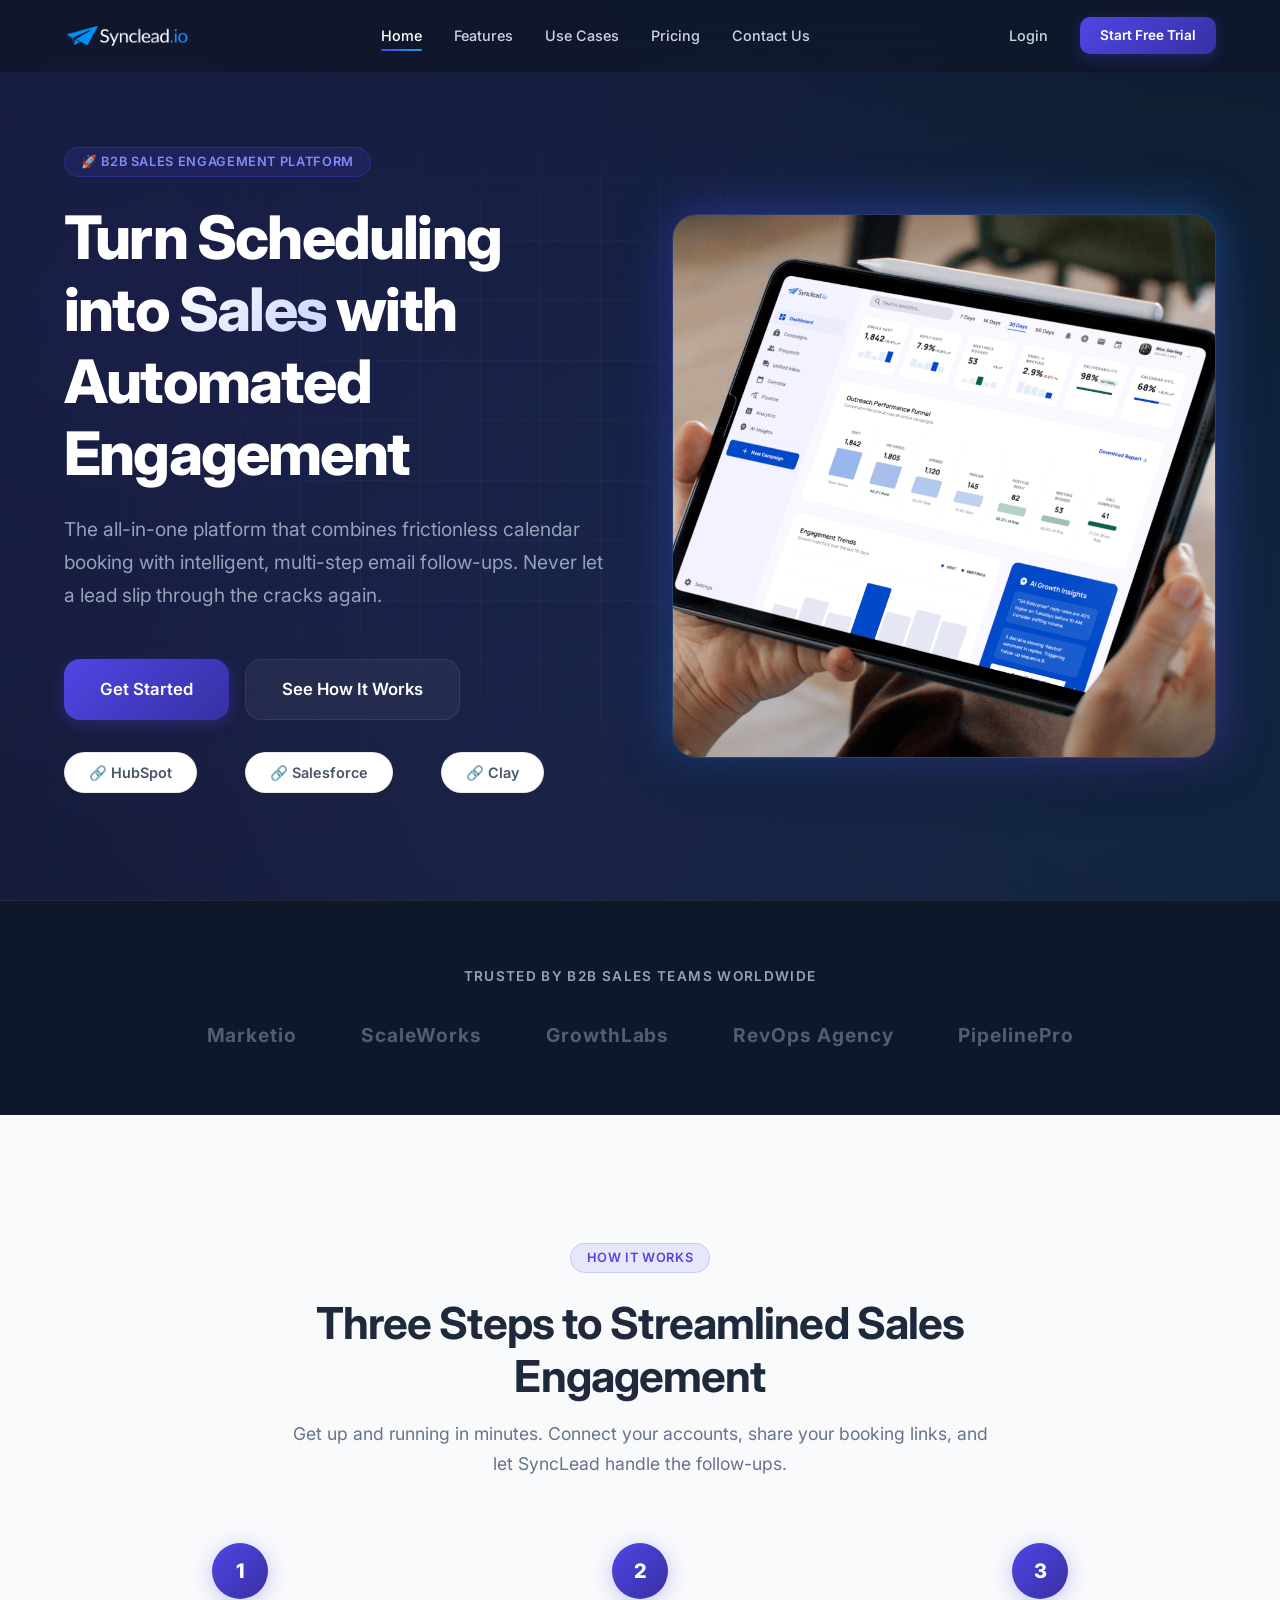
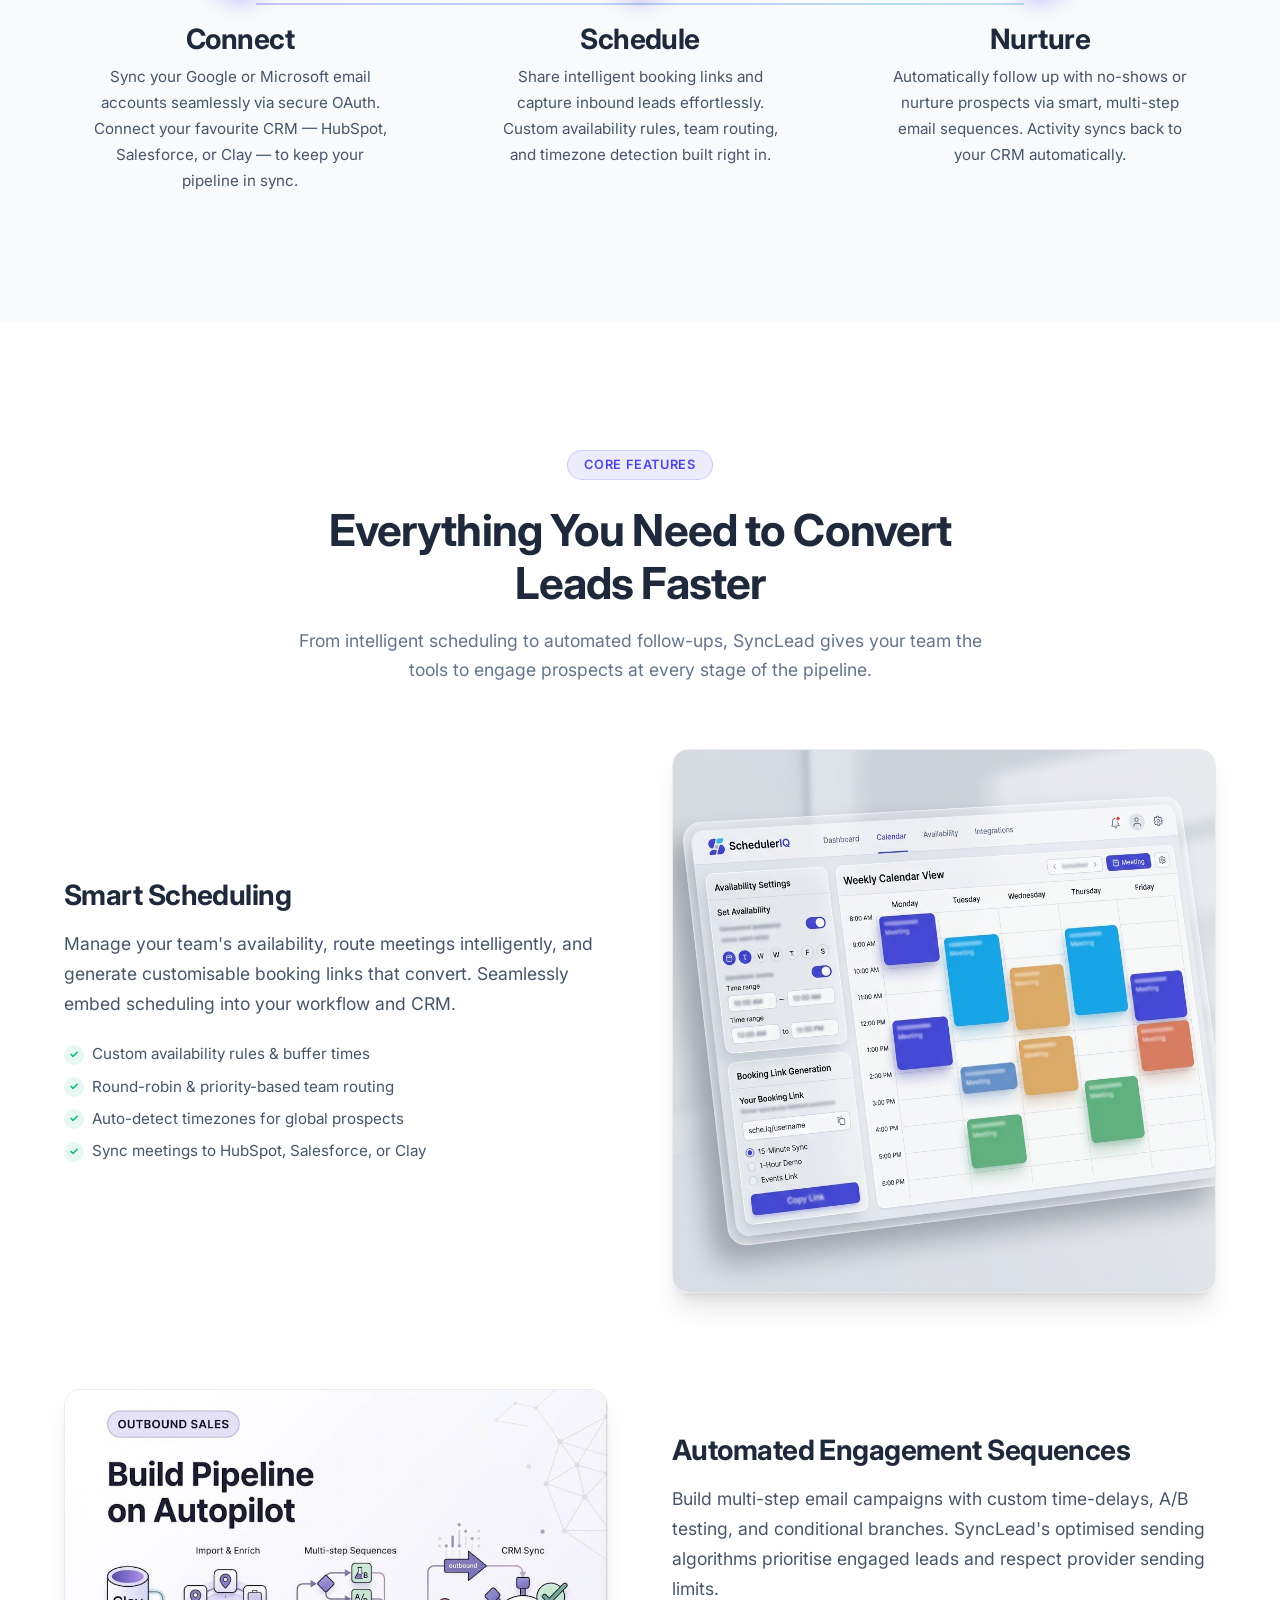
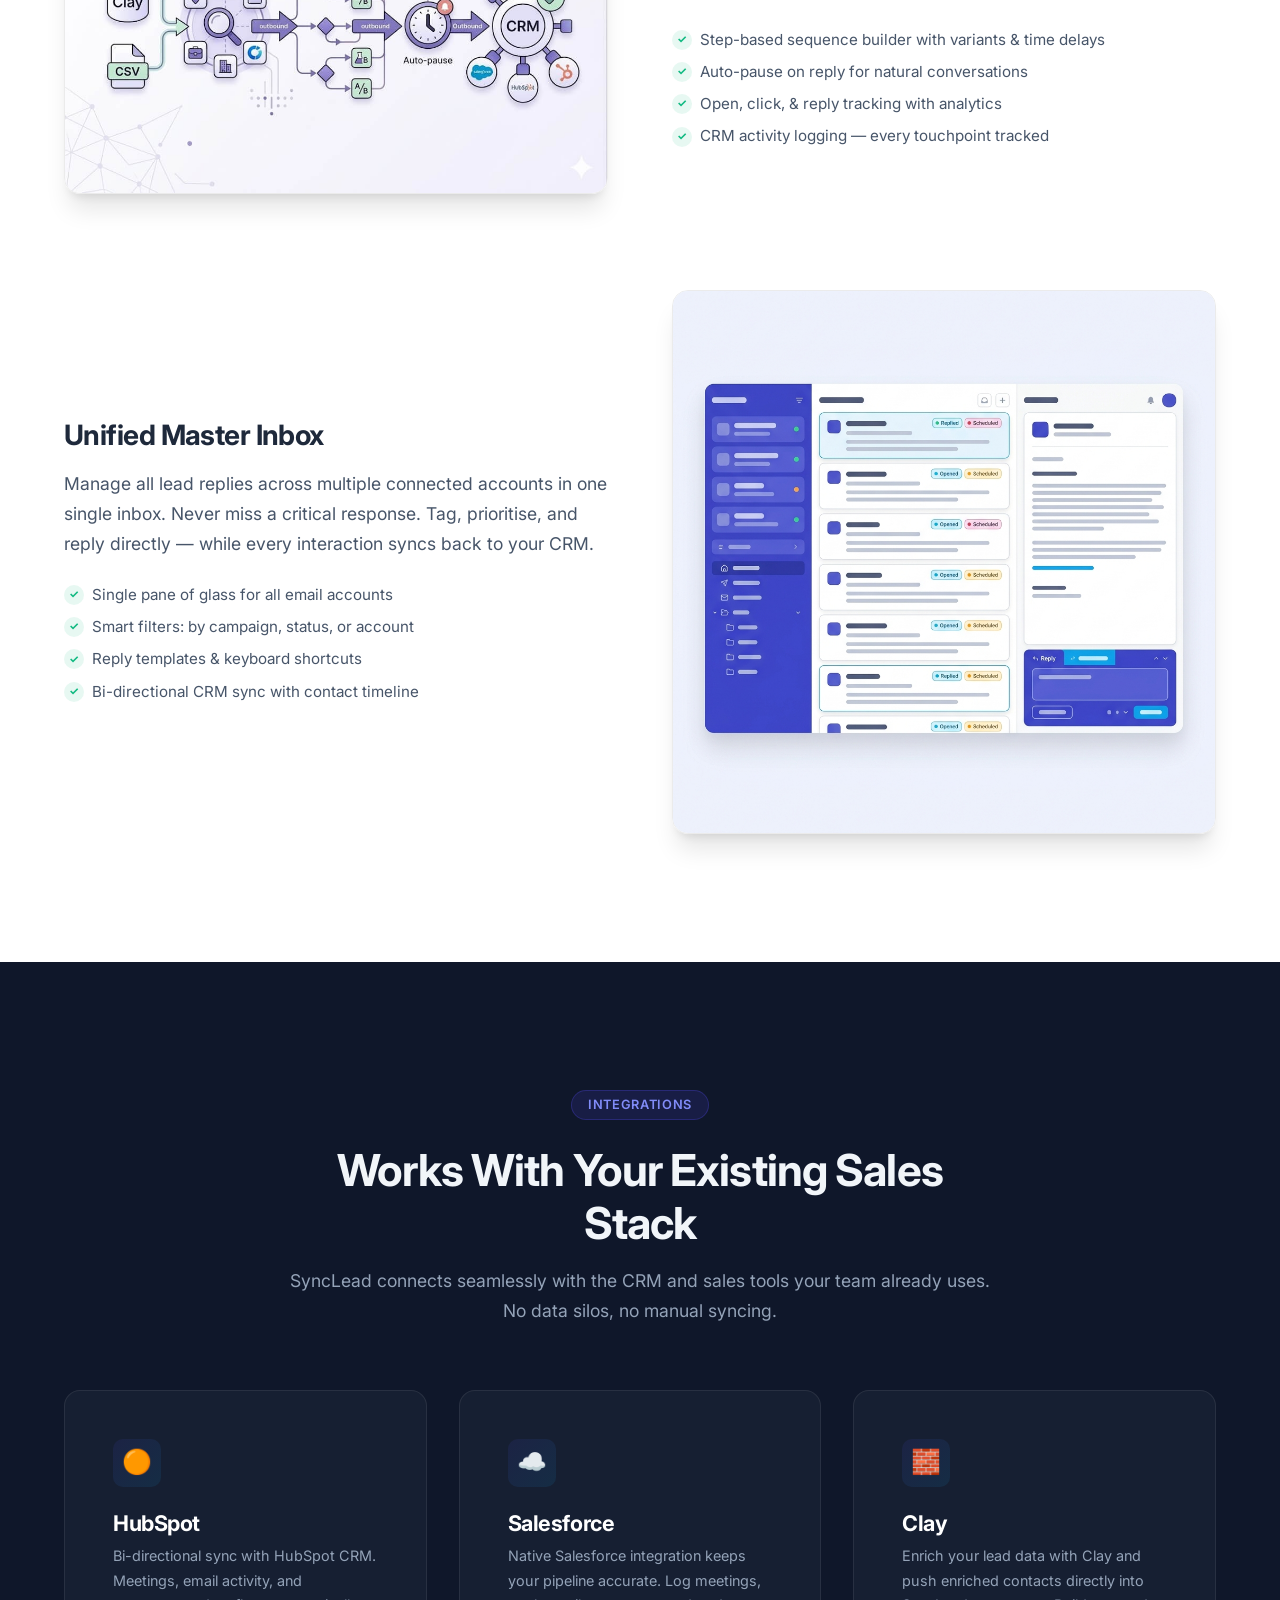
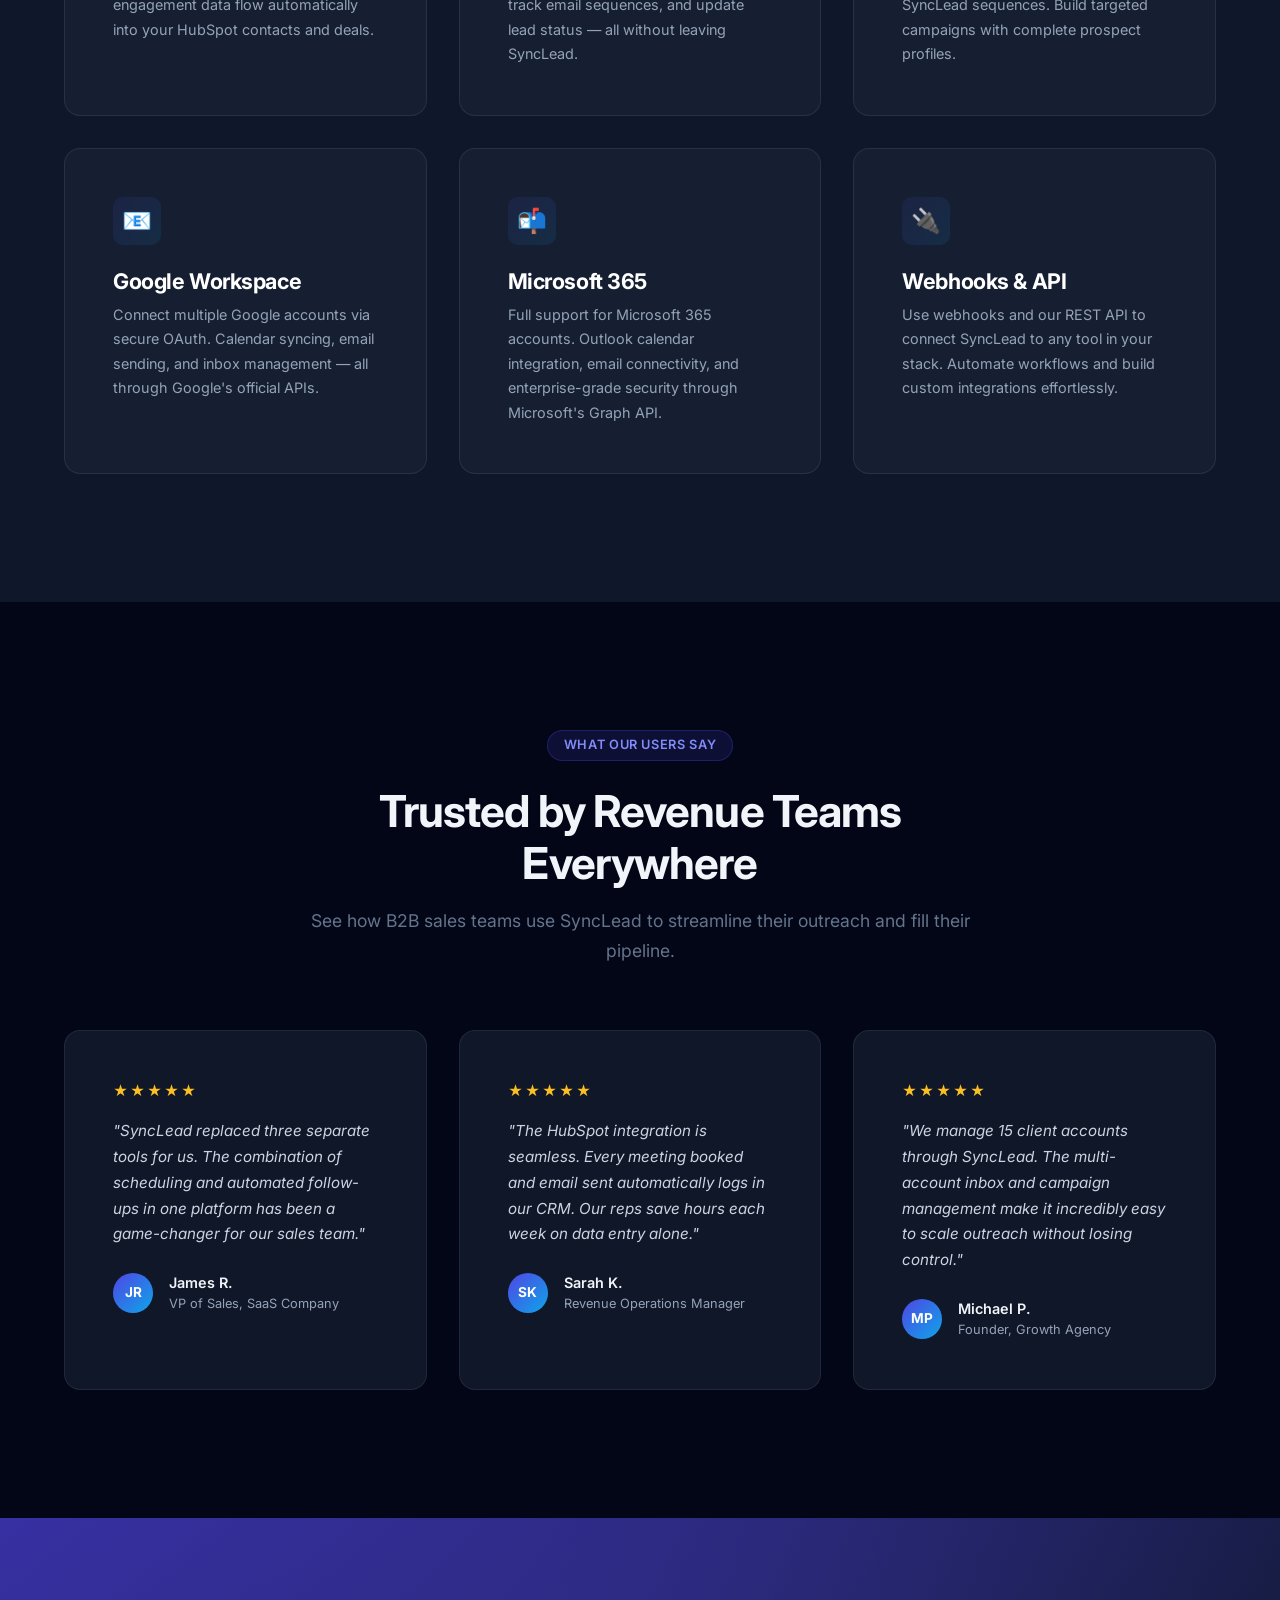
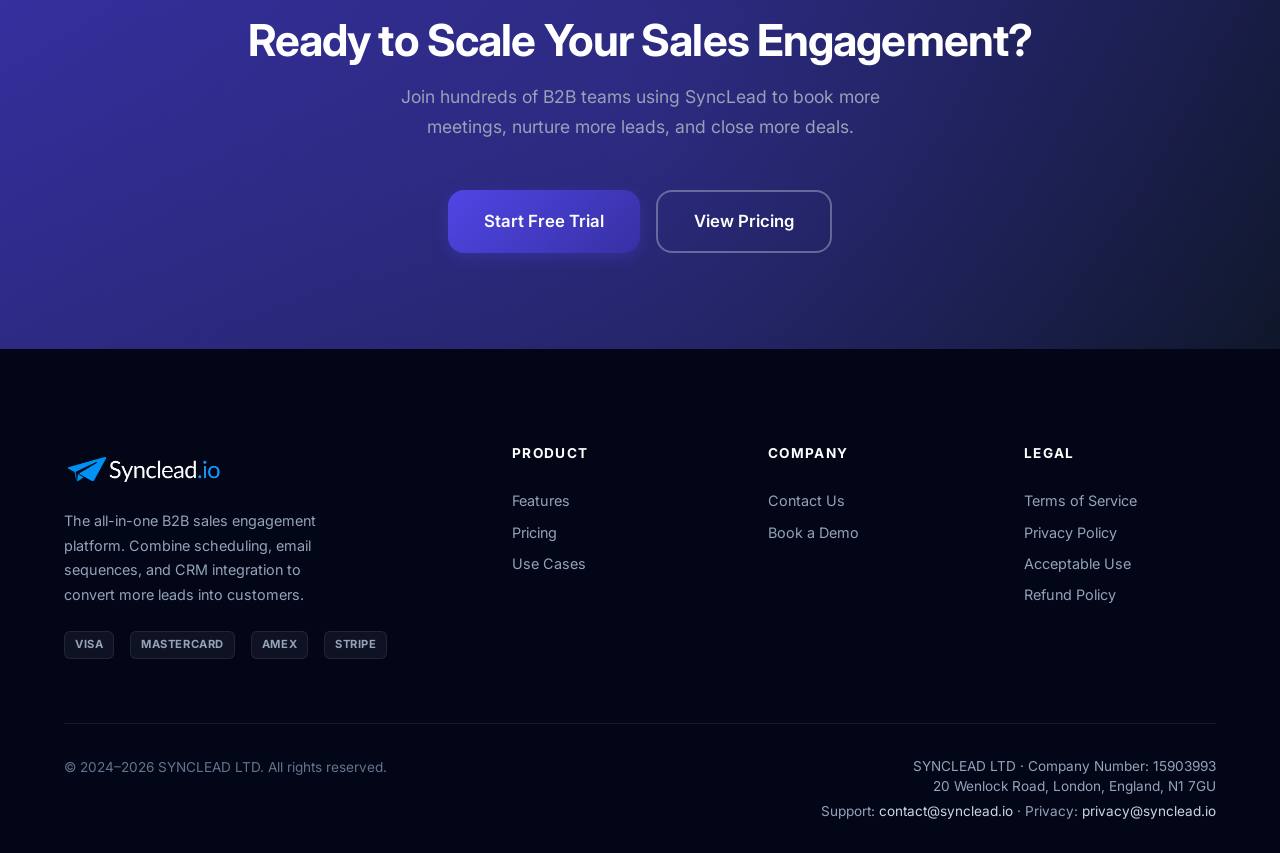
<file: index.html>
<!DOCTYPE html>
<html lang="en">
<head>
  <meta charset="UTF-8">
  <meta name="viewport" content="width=device-width, initial-scale=1.0">
  <title>SyncLead — Turn Scheduling into Sales with Automated Engagement</title>
  <meta name="description" content="The all-in-one B2B sales engagement platform that combines frictionless calendar booking with intelligent, multi-step email follow-ups. Integrates with HubSpot, Salesforce, and Clay.">
  <meta name="keywords" content="sales engagement, calendar scheduling, email sequences, CRM integration, B2B sales, lead nurturing, HubSpot, Salesforce, Clay">
  <meta name="author" content="SYNCLEAD LTD">
  <meta property="og:title" content="SyncLead — Turn Scheduling into Sales">
  <meta property="og:description" content="Combine frictionless calendar booking with intelligent, multi-step email follow-ups. Never let a lead slip through the cracks.">
  <meta property="og:type" content="website">
  <meta property="og:url" content="https://synclead.io">
  <link rel="canonical" href="https://synclead.io">
  <link rel="stylesheet" href="css/index.css">
  <link rel="icon" href="images/favicon.svg" type="image/svg+xml">
</head>
<body>

  <!-- ═══════════════════ Navigation ═══════════════════ -->
  <nav class="navbar" id="navbar">
    <div class="container">
      <a href="index.html" class="nav-logo"><img src="images/logo.png" alt="SyncLead Logo"></a>

      <div class="nav-links" id="nav-links">
        <a href="index.html" class="active">Home</a>
        <a href="features/index.html">Features</a>
        <a href="use-cases/index.html">Use Cases</a>
        <a href="pricing/index.html">Pricing</a>
        <a href="contact/index.html">Contact Us</a>
      </div>

      <div class="nav-actions" id="nav-actions">
        <a href="https://app.synclead.io/" class="btn-login">Login</a>
        <a href="https://app.synclead.io/Register" class="btn btn-primary btn-sm">Start Free Trial</a>
      </div>

      <button class="nav-toggle" id="nav-toggle" aria-label="Toggle navigation">
        <span></span><span></span><span></span>
      </button>
    </div>
  </nav>

  <!-- ═══════════════════ Hero Section ═══════════════════ -->
  <section class="hero" id="hero">
    <div class="hero-bg">
      <div class="hero-grid"></div>
    </div>
    <div class="container">
      <div class="hero-content">
        <div class="hero-text">
          <div class="badge badge-primary-dark">🚀 B2B Sales Engagement Platform</div>
          <h1>Turn Scheduling into <span class="text-gradient-hero">Sales</span> with Automated Engagement</h1>
          <p class="hero-subtitle">The all-in-one platform that combines frictionless calendar booking with intelligent, multi-step email follow-ups. Never let a lead slip through the cracks again.</p>
          <div class="btn-group">
            <a href="https://app.synclead.io/Register" class="btn btn-primary btn-lg" id="cta-get-started">Get Started</a>
            <a href="features/index.html" class="btn btn-secondary btn-lg" id="cta-how-it-works">See How It Works</a>
          </div>
          <div class="integrations-bar" style="justify-content: flex-start; padding-top: var(--space-xl);">
            <span class="integration-badge">🔗 HubSpot</span>
            <span class="integration-badge">🔗 Salesforce</span>
            <span class="integration-badge">🔗 Clay</span>
          </div>
        </div>
        <div class="hero-image reveal">
          <img src="images/hero-dashboard-new.png" alt="SyncLead dashboard showing calendar scheduling and email sequence builder" width="600" height="400" loading="eager">
        </div>
      </div>
    </div>
  </section>

  <!-- ═══════════════════ Social Proof ═══════════════════ -->
  <section class="social-proof">
    <div class="container">
      <p>Trusted by B2B Sales Teams Worldwide</p>
      <div class="logo-grid">
        <span class="logo-placeholder">Marketio</span>
        <span class="logo-placeholder">ScaleWorks</span>
        <span class="logo-placeholder">GrowthLabs</span>
        <span class="logo-placeholder">RevOps Agency</span>
        <span class="logo-placeholder">PipelinePro</span>
      </div>
    </div>
  </section>

  <!-- ═══════════════════ How It Works ═══════════════════ -->
  <section class="section section-light" id="how-it-works">
    <div class="container">
      <div class="section-header reveal">
        <div class="badge badge-primary">How It Works</div>
        <h2>Three Steps to Streamlined Sales Engagement</h2>
        <p>Get up and running in minutes. Connect your accounts, share your booking links, and let SyncLead handle the follow-ups.</p>
      </div>

      <div class="steps-grid">
        <div class="step-card reveal reveal-delay-1">
          <div class="step-number">1</div>
          <h3>Connect</h3>
          <p>Sync your Google or Microsoft email accounts seamlessly via secure OAuth. Connect your favourite CRM — HubSpot, Salesforce, or Clay — to keep your pipeline in sync.</p>
        </div>
        <div class="step-card reveal reveal-delay-2">
          <div class="step-number">2</div>
          <h3>Schedule</h3>
          <p>Share intelligent booking links and capture inbound leads effortlessly. Custom availability rules, team routing, and timezone detection built right in.</p>
        </div>
        <div class="step-card reveal reveal-delay-3">
          <div class="step-number">3</div>
          <h3>Nurture</h3>
          <p>Automatically follow up with no-shows or nurture prospects via smart, multi-step email sequences. Activity syncs back to your CRM automatically.</p>
        </div>
      </div>
    </div>
  </section>

  <!-- ═══════════════════ Feature Highlights ═══════════════════ -->
  <section class="section" id="features">
    <div class="container">
      <div class="section-header reveal">
        <div class="badge badge-primary">Core Features</div>
        <h2>Everything You Need to Convert Leads Faster</h2>
        <p>From intelligent scheduling to automated follow-ups, SyncLead gives your team the tools to engage prospects at every stage of the pipeline.</p>
      </div>

      <!-- Feature 1: Smart Scheduling -->
      <div class="feature-row reveal">
        <div class="feature-text">
          <h3>Smart Scheduling</h3>
          <p>Manage your team's availability, route meetings intelligently, and generate customisable booking links that convert. Seamlessly embed scheduling into your workflow and CRM.</p>
          <ul class="feature-list">
            <li>Custom availability rules &amp; buffer times</li>
            <li>Round-robin &amp; priority-based team routing</li>
            <li>Auto-detect timezones for global prospects</li>
            <li>Sync meetings to HubSpot, Salesforce, or Clay</li>
          </ul>
        </div>
        <div class="feature-visual">
          <img src="images/feature-scheduling.png" alt="SyncLead scheduling interface with calendar and availability management" width="560" height="380" loading="lazy">
        </div>
      </div>

      <!-- Feature 2: Automated Sequences -->
      <div class="feature-row reverse reveal">
        <div class="feature-text">
          <h3>Automated Engagement Sequences</h3>
          <p>Build multi-step email campaigns with custom time-delays, A/B testing, and conditional branches. SyncLead's optimised sending algorithms prioritise engaged leads and respect provider sending limits.</p>
          <ul class="feature-list">
            <li>Step-based sequence builder with variants &amp; time delays</li>
            <li>Auto-pause on reply for natural conversations</li>
            <li>Open, click, &amp; reply tracking with analytics</li>
            <li>CRM activity logging — every touchpoint tracked</li>
          </ul>
        </div>
        <div class="feature-visual">
          <img src="images/feature-sequences.png" alt="SyncLead email sequence builder with multi-step campaigns and A/B testing" width="560" height="380" loading="lazy">
        </div>
      </div>

      <!-- Feature 3: Unified Master Inbox -->
      <div class="feature-row reveal">
        <div class="feature-text">
          <h3>Unified Master Inbox</h3>
          <p>Manage all lead replies across multiple connected accounts in one single inbox. Never miss a critical response. Tag, prioritise, and reply directly — while every interaction syncs back to your CRM.</p>
          <ul class="feature-list">
            <li>Single pane of glass for all email accounts</li>
            <li>Smart filters: by campaign, status, or account</li>
            <li>Reply templates &amp; keyboard shortcuts</li>
            <li>Bi-directional CRM sync with contact timeline</li>
          </ul>
        </div>
        <div class="feature-visual">
          <img src="images/feature-inbox.png" alt="SyncLead unified master inbox showing multi-account email management" width="560" height="380" loading="lazy">
        </div>
      </div>
    </div>
  </section>

  <!-- ═══════════════════ Integrations Section ═══════════════════ -->
  <section class="section section-dark" id="integrations">
    <div class="container">
      <div class="section-header reveal">
        <div class="badge badge-primary-dark">Integrations</div>
        <h2>Works With Your Existing Sales Stack</h2>
        <p>SyncLead connects seamlessly with the CRM and sales tools your team already uses. No data silos, no manual syncing.</p>
      </div>

      <div class="feature-grid">
        <div class="feature-card reveal reveal-delay-1">
          <div class="feature-card-icon">🟠</div>
          <h4>HubSpot</h4>
          <p>Bi-directional sync with HubSpot CRM. Meetings, email activity, and engagement data flow automatically into your HubSpot contacts and deals.</p>
        </div>
        <div class="feature-card reveal reveal-delay-2">
          <div class="feature-card-icon">☁️</div>
          <h4>Salesforce</h4>
          <p>Native Salesforce integration keeps your pipeline accurate. Log meetings, track email sequences, and update lead status — all without leaving SyncLead.</p>
        </div>
        <div class="feature-card reveal reveal-delay-3">
          <div class="feature-card-icon">🧱</div>
          <h4>Clay</h4>
          <p>Enrich your lead data with Clay and push enriched contacts directly into SyncLead sequences. Build targeted campaigns with complete prospect profiles.</p>
        </div>
      </div>

      <div class="feature-grid" style="margin-top: var(--space-xl);">
        <div class="feature-card reveal reveal-delay-1">
          <div class="feature-card-icon">📧</div>
          <h4>Google Workspace</h4>
          <p>Connect multiple Google accounts via secure OAuth. Calendar syncing, email sending, and inbox management — all through Google's official APIs.</p>
        </div>
        <div class="feature-card reveal reveal-delay-2">
          <div class="feature-card-icon">📬</div>
          <h4>Microsoft 365</h4>
          <p>Full support for Microsoft 365 accounts. Outlook calendar integration, email connectivity, and enterprise-grade security through Microsoft's Graph API.</p>
        </div>
        <div class="feature-card reveal reveal-delay-3">
          <div class="feature-card-icon">🔌</div>
          <h4>Webhooks &amp; API</h4>
          <p>Use webhooks and our REST API to connect SyncLead to any tool in your stack. Automate workflows and build custom integrations effortlessly.</p>
        </div>
      </div>
    </div>
  </section>

  <!-- ═══════════════════ Testimonials ═══════════════════ -->
  <section class="section section-darker" id="testimonials">
    <div class="container">
      <div class="section-header reveal">
        <div class="badge badge-primary-dark">What Our Users Say</div>
        <h2>Trusted by Revenue Teams Everywhere</h2>
        <p>See how B2B sales teams use SyncLead to streamline their outreach and fill their pipeline.</p>
      </div>

      <div class="testimonials-grid">
        <div class="testimonial-card reveal reveal-delay-1">
          <div class="testimonial-stars">★★★★★</div>
          <blockquote>"SyncLead replaced three separate tools for us. The combination of scheduling and automated follow-ups in one platform has been a game-changer for our sales team."</blockquote>
          <div class="testimonial-author">
            <div class="testimonial-avatar">JR</div>
            <div class="testimonial-author-info">
              <div class="name">James R.</div>
              <div class="role">VP of Sales, SaaS Company</div>
            </div>
          </div>
        </div>

        <div class="testimonial-card reveal reveal-delay-2">
          <div class="testimonial-stars">★★★★★</div>
          <blockquote>"The HubSpot integration is seamless. Every meeting booked and email sent automatically logs in our CRM. Our reps save hours each week on data entry alone."</blockquote>
          <div class="testimonial-author">
            <div class="testimonial-avatar">SK</div>
            <div class="testimonial-author-info">
              <div class="name">Sarah K.</div>
              <div class="role">Revenue Operations Manager</div>
            </div>
          </div>
        </div>

        <div class="testimonial-card reveal reveal-delay-3">
          <div class="testimonial-stars">★★★★★</div>
          <blockquote>"We manage 15 client accounts through SyncLead. The multi-account inbox and campaign management make it incredibly easy to scale outreach without losing control."</blockquote>
          <div class="testimonial-author">
            <div class="testimonial-avatar">MP</div>
            <div class="testimonial-author-info">
              <div class="name">Michael P.</div>
              <div class="role">Founder, Growth Agency</div>
            </div>
          </div>
        </div>
      </div>
    </div>
  </section>

  <!-- ═══════════════════ CTA Banner ═══════════════════ -->
  <section class="cta-banner" id="cta">
    <div class="container">
      <h2 class="reveal">Ready to Scale Your Sales Engagement?</h2>
      <p class="reveal">Join hundreds of B2B teams using SyncLead to book more meetings, nurture more leads, and close more deals.</p>
      <div class="btn-group reveal">
        <a href="https://app.synclead.io/Register" class="btn btn-primary btn-lg">Start Free Trial</a>
        <a href="pricing/index.html" class="btn btn-outline-light btn-lg">View Pricing</a>
      </div>
    </div>
  </section>

  <!-- ═══════════════════ Footer ═══════════════════ -->
  <footer class="footer" id="footer">
    <div class="container">
      <div class="footer-grid">
        <div class="footer-brand">
          <div class="nav-logo"><img src="images/logo.png" alt="SyncLead Logo"></div>
          <p>The all-in-one B2B sales engagement platform. Combine scheduling, email sequences, and CRM integration to convert more leads into customers.</p>
          <div class="payment-icons">
            <span class="payment-icon">Visa</span>
            <span class="payment-icon">Mastercard</span>
            <span class="payment-icon">Amex</span>
            <span class="payment-icon">Stripe</span>
          </div>
        </div>

        <div class="footer-column">
          <h4>Product</h4>
          <a href="features/index.html">Features</a>
          <a href="pricing/index.html">Pricing</a>
          <a href="use-cases/index.html">Use Cases</a>
        </div>

        <div class="footer-column">
          <h4>Company</h4>
          <a href="contact/index.html">Contact Us</a>
          <a href="https://calendly.com/mubashar_ali/mubashar">Book a Demo</a>
        </div>

        <div class="footer-column">
          <h4>Legal</h4>
          <a href="terms/index.html">Terms of Service</a>
          <a href="privacy/index.html">Privacy Policy</a>
          <a href="acceptable-use/index.html">Acceptable Use</a>
          <a href="refund/index.html">Refund Policy</a>
        </div>
      </div>

      <div class="footer-bottom">
        <p>&copy; 2024–2026 SYNCLEAD LTD. All rights reserved.</p>
        <div class="footer-legal">
          <p>SYNCLEAD LTD &middot; Company Number: 15903993<br>
          20 Wenlock Road, London, England, N1 7GU</p>
          <p>Support: <a href="mailto:contact@synclead.io">contact@synclead.io</a> &middot; Privacy: <a href="mailto:privacy@synclead.io">privacy@synclead.io</a></p>
        </div>
      </div>
    </div>
  </footer>

  <script src="js/main.js"></script>
</body>
</html>
</file>
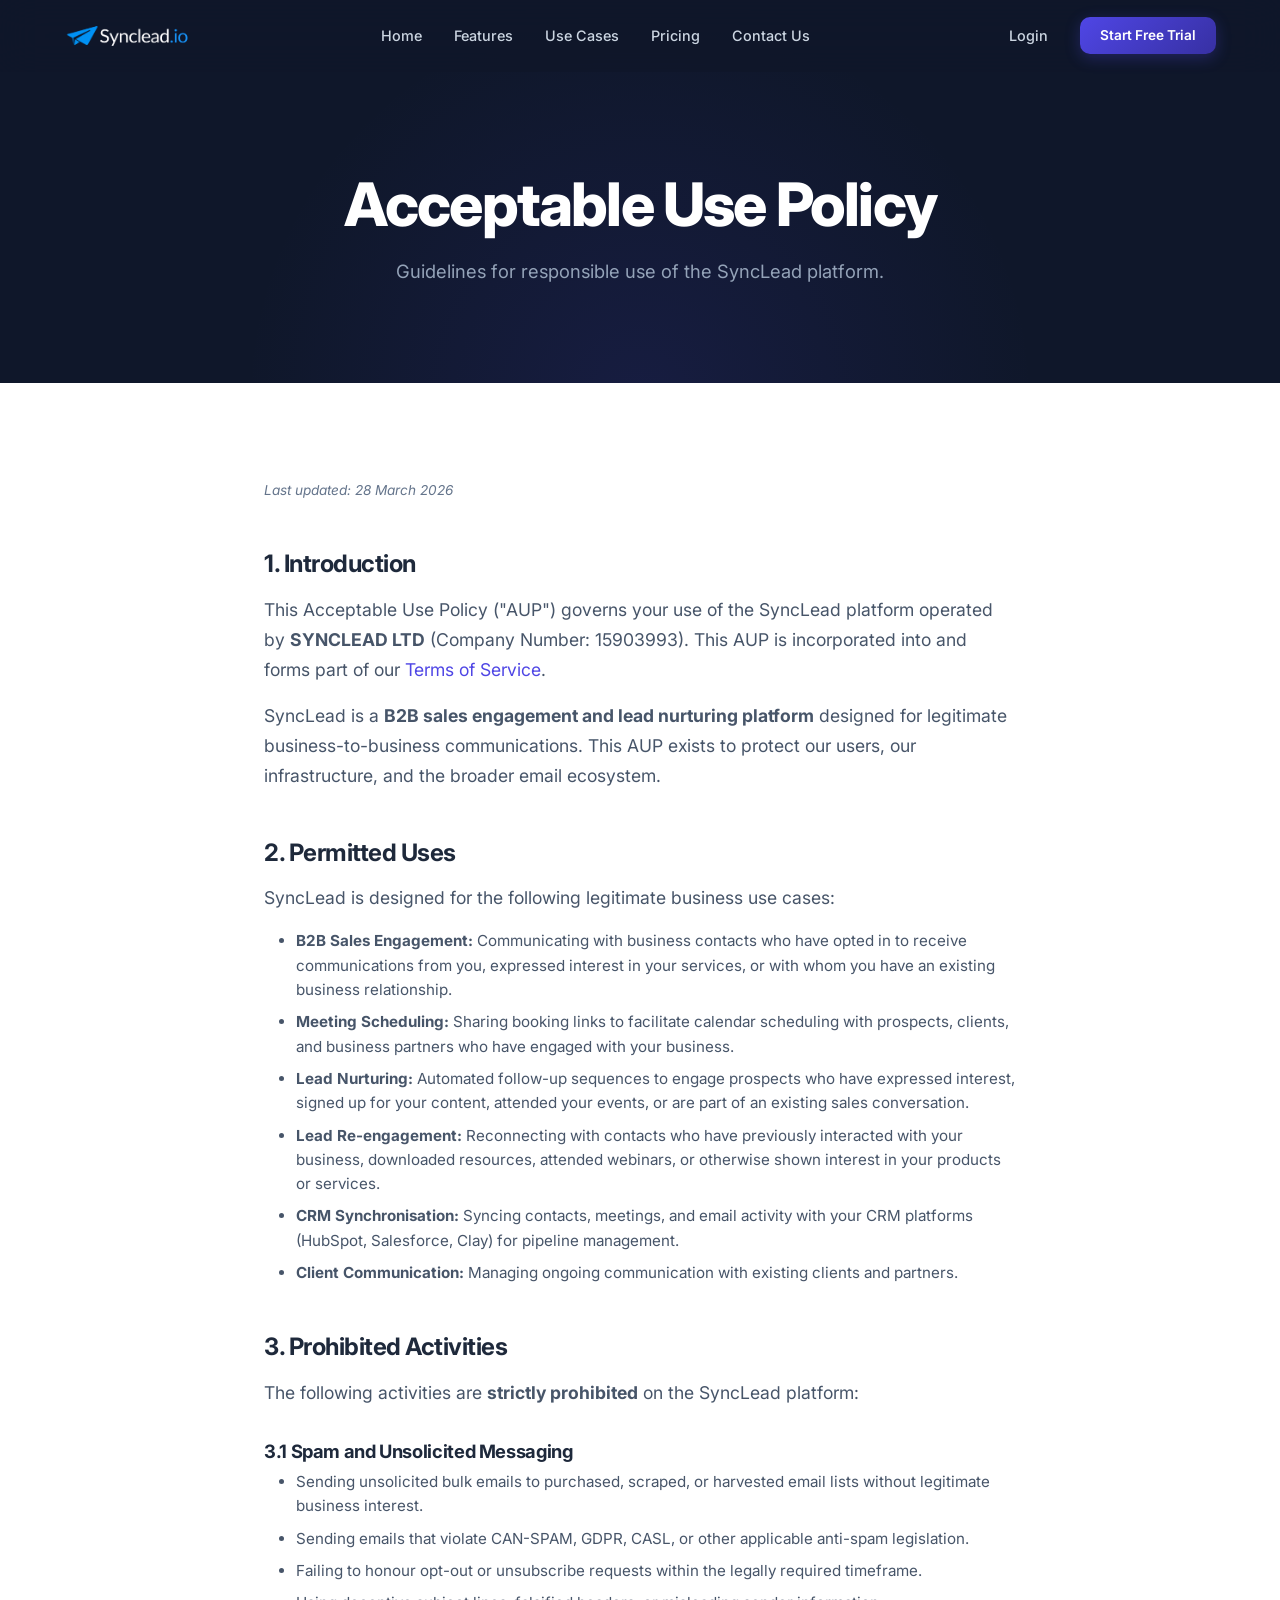
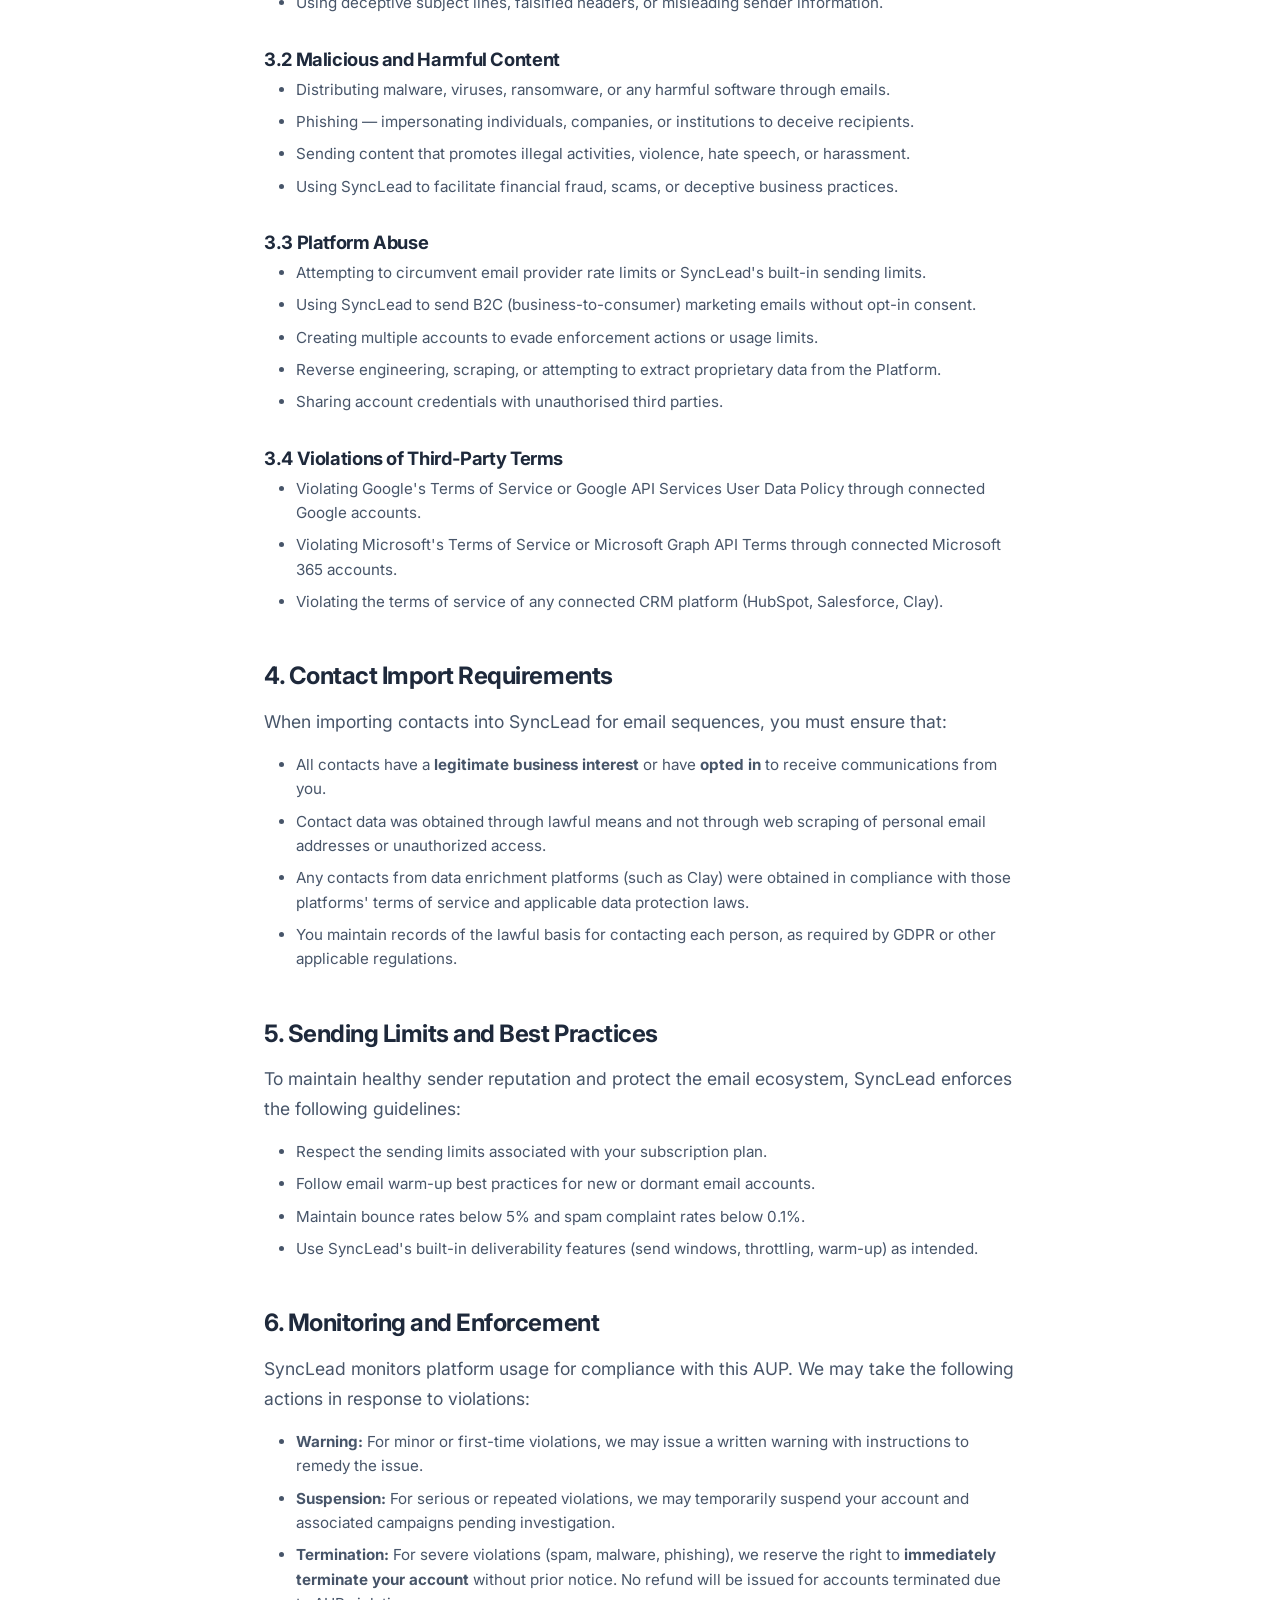
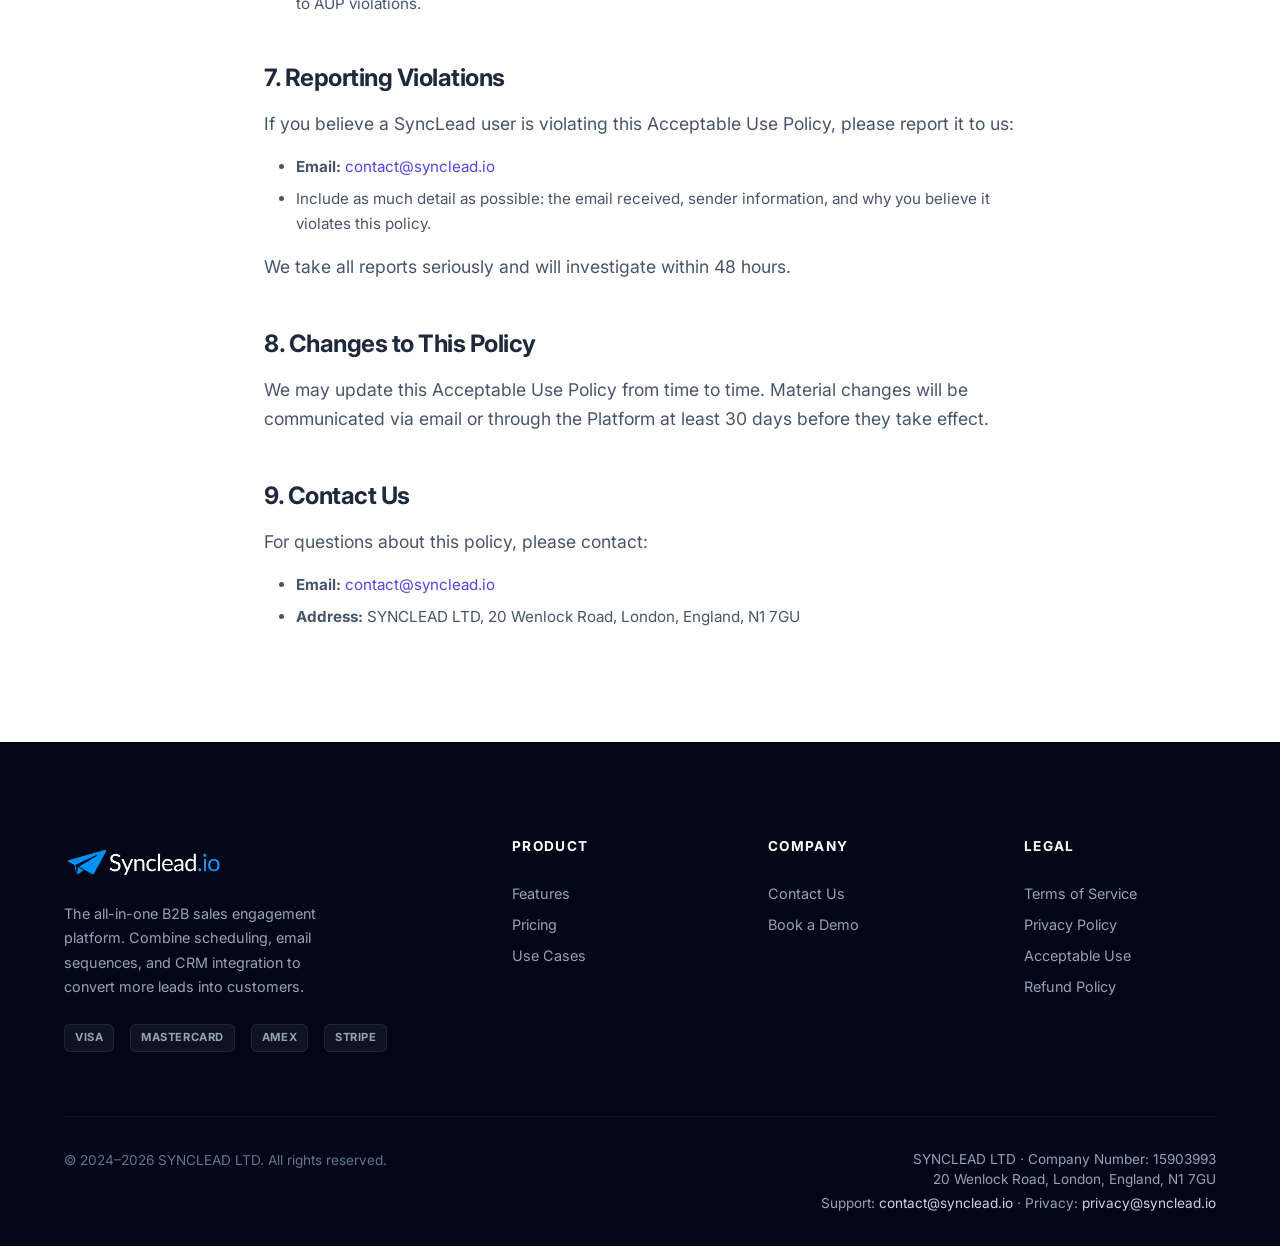
<file: acceptable-use/index.html>
<!DOCTYPE html>
<html lang="en">
<head>
  <meta charset="UTF-8">
  <meta name="viewport" content="width=device-width, initial-scale=1.0">
  <title>Acceptable Use Policy — SyncLead</title>
  <meta name="description" content="SyncLead Acceptable Use Policy. Learn about permitted and prohibited uses of our B2B sales engagement platform. Anti-spam compliance and enforcement guidelines.">
  <meta name="author" content="SYNCLEAD LTD">
  <link rel="canonical" href="https://synclead.io/acceptable-use">
  <link rel="stylesheet" href="../css/index.css">
  <link rel="icon" href="../images/favicon.svg" type="image/svg+xml">
</head>
<body>

  <!-- Navigation -->
  <nav class="navbar" id="navbar">
    <div class="container">
      <a href="../index.html" class="nav-logo"><img src="../images/logo.png" alt="SyncLead Logo"></a>
      <div class="nav-links" id="nav-links">
        <a href="../index.html">Home</a>
        <a href="../features/index.html">Features</a>
        <a href="../use-cases/index.html">Use Cases</a>
        <a href="../pricing/index.html">Pricing</a>
        <a href="../contact/index.html">Contact Us</a>
      </div>
      <div class="nav-actions" id="nav-actions">
        <a href="https://app.synclead.io/" class="btn-login">Login</a>
        <a href="https://app.synclead.io/Register" class="btn btn-primary btn-sm">Start Free Trial</a>
      </div>
      <button class="nav-toggle" id="nav-toggle" aria-label="Toggle navigation">
        <span></span><span></span><span></span>
      </button>
    </div>
  </nav>

  <!-- Page Header -->
  <section class="page-header">
    <div class="container">
      <h1>Acceptable Use Policy</h1>
      <p>Guidelines for responsible use of the SyncLead platform.</p>
    </div>
  </section>

  <!-- Content -->
  <div class="legal-content">
    <p class="legal-updated">Last updated: 28 March 2026</p>

    <h2>1. Introduction</h2>
    <p>This Acceptable Use Policy ("AUP") governs your use of the SyncLead platform operated by <strong>SYNCLEAD LTD</strong> (Company Number: 15903993). This AUP is incorporated into and forms part of our <a href="../terms/index.html">Terms of Service</a>.</p>
    <p>SyncLead is a <strong>B2B sales engagement and lead nurturing platform</strong> designed for legitimate business-to-business communications. This AUP exists to protect our users, our infrastructure, and the broader email ecosystem.</p>

    <h2>2. Permitted Uses</h2>
    <p>SyncLead is designed for the following legitimate business use cases:</p>
    <ul>
      <li><strong>B2B Sales Engagement:</strong> Communicating with business contacts who have opted in to receive communications from you, expressed interest in your services, or with whom you have an existing business relationship.</li>
      <li><strong>Meeting Scheduling:</strong> Sharing booking links to facilitate calendar scheduling with prospects, clients, and business partners who have engaged with your business.</li>
      <li><strong>Lead Nurturing:</strong> Automated follow-up sequences to engage prospects who have expressed interest, signed up for your content, attended your events, or are part of an existing sales conversation.</li>
      <li><strong>Lead Re-engagement:</strong> Reconnecting with contacts who have previously interacted with your business, downloaded resources, attended webinars, or otherwise shown interest in your products or services.</li>
      <li><strong>CRM Synchronisation:</strong> Syncing contacts, meetings, and email activity with your CRM platforms (HubSpot, Salesforce, Clay) for pipeline management.</li>
      <li><strong>Client Communication:</strong> Managing ongoing communication with existing clients and partners.</li>
    </ul>

    <h2>3. Prohibited Activities</h2>
    <p>The following activities are <strong>strictly prohibited</strong> on the SyncLead platform:</p>

    <h3>3.1 Spam and Unsolicited Messaging</h3>
    <ul>
      <li>Sending unsolicited bulk emails to purchased, scraped, or harvested email lists without legitimate business interest.</li>
      <li>Sending emails that violate CAN-SPAM, GDPR, CASL, or other applicable anti-spam legislation.</li>
      <li>Failing to honour opt-out or unsubscribe requests within the legally required timeframe.</li>
      <li>Using deceptive subject lines, falsified headers, or misleading sender information.</li>
    </ul>

    <h3>3.2 Malicious and Harmful Content</h3>
    <ul>
      <li>Distributing malware, viruses, ransomware, or any harmful software through emails.</li>
      <li>Phishing — impersonating individuals, companies, or institutions to deceive recipients.</li>
      <li>Sending content that promotes illegal activities, violence, hate speech, or harassment.</li>
      <li>Using SyncLead to facilitate financial fraud, scams, or deceptive business practices.</li>
    </ul>

    <h3>3.3 Platform Abuse</h3>
    <ul>
      <li>Attempting to circumvent email provider rate limits or SyncLead's built-in sending limits.</li>
      <li>Using SyncLead to send B2C (business-to-consumer) marketing emails without opt-in consent.</li>
      <li>Creating multiple accounts to evade enforcement actions or usage limits.</li>
      <li>Reverse engineering, scraping, or attempting to extract proprietary data from the Platform.</li>
      <li>Sharing account credentials with unauthorised third parties.</li>
    </ul>

    <h3>3.4 Violations of Third-Party Terms</h3>
    <ul>
      <li>Violating Google's Terms of Service or Google API Services User Data Policy through connected Google accounts.</li>
      <li>Violating Microsoft's Terms of Service or Microsoft Graph API Terms through connected Microsoft 365 accounts.</li>
      <li>Violating the terms of service of any connected CRM platform (HubSpot, Salesforce, Clay).</li>
    </ul>

    <h2>4. Contact Import Requirements</h2>
    <p>When importing contacts into SyncLead for email sequences, you must ensure that:</p>
    <ul>
      <li>All contacts have a <strong>legitimate business interest</strong> or have <strong>opted in</strong> to receive communications from you.</li>
      <li>Contact data was obtained through lawful means and not through web scraping of personal email addresses or unauthorized access.</li>
      <li>Any contacts from data enrichment platforms (such as Clay) were obtained in compliance with those platforms' terms of service and applicable data protection laws.</li>
      <li>You maintain records of the lawful basis for contacting each person, as required by GDPR or other applicable regulations.</li>
    </ul>

    <h2>5. Sending Limits and Best Practices</h2>
    <p>To maintain healthy sender reputation and protect the email ecosystem, SyncLead enforces the following guidelines:</p>
    <ul>
      <li>Respect the sending limits associated with your subscription plan.</li>
      <li>Follow email warm-up best practices for new or dormant email accounts.</li>
      <li>Maintain bounce rates below 5% and spam complaint rates below 0.1%.</li>
      <li>Use SyncLead's built-in deliverability features (send windows, throttling, warm-up) as intended.</li>
    </ul>

    <h2>6. Monitoring and Enforcement</h2>
    <p>SyncLead monitors platform usage for compliance with this AUP. We may take the following actions in response to violations:</p>
    <ul>
      <li><strong>Warning:</strong> For minor or first-time violations, we may issue a written warning with instructions to remedy the issue.</li>
      <li><strong>Suspension:</strong> For serious or repeated violations, we may temporarily suspend your account and associated campaigns pending investigation.</li>
      <li><strong>Termination:</strong> For severe violations (spam, malware, phishing), we reserve the right to <strong>immediately terminate your account</strong> without prior notice. No refund will be issued for accounts terminated due to AUP violations.</li>
    </ul>

    <h2>7. Reporting Violations</h2>
    <p>If you believe a SyncLead user is violating this Acceptable Use Policy, please report it to us:</p>
    <ul>
      <li><strong>Email:</strong> <a href="mailto:contact@synclead.io">contact@synclead.io</a></li>
      <li>Include as much detail as possible: the email received, sender information, and why you believe it violates this policy.</li>
    </ul>
    <p>We take all reports seriously and will investigate within 48 hours.</p>

    <h2>8. Changes to This Policy</h2>
    <p>We may update this Acceptable Use Policy from time to time. Material changes will be communicated via email or through the Platform at least 30 days before they take effect.</p>

    <h2>9. Contact Us</h2>
    <p>For questions about this policy, please contact:</p>
    <ul>
      <li><strong>Email:</strong> <a href="mailto:contact@synclead.io">contact@synclead.io</a></li>
      <li><strong>Address:</strong> SYNCLEAD LTD, 20 Wenlock Road, London, England, N1 7GU</li>
    </ul>
  </div>

  <!-- Footer -->
  <footer class="footer" id="footer">
    <div class="container">
      <div class="footer-grid">
        <div class="footer-brand">
          <div class="nav-logo"><img src="../images/logo.png" alt="SyncLead Logo"></div>
          <p>The all-in-one B2B sales engagement platform. Combine scheduling, email sequences, and CRM integration to convert more leads into customers.</p>
          <div class="payment-icons">
            <span class="payment-icon">Visa</span>
            <span class="payment-icon">Mastercard</span>
            <span class="payment-icon">Amex</span>
            <span class="payment-icon">Stripe</span>
          </div>
        </div>
        <div class="footer-column">
          <h4>Product</h4>
          <a href="../features/index.html">Features</a>
          <a href="../pricing/index.html">Pricing</a>
          <a href="../use-cases/index.html">Use Cases</a>
        </div>
        <div class="footer-column">
          <h4>Company</h4>
          <a href="../contact/index.html">Contact Us</a>
          <a href="https://calendly.com/mubashar_ali/mubashar">Book a Demo</a>
        </div>
        <div class="footer-column">
          <h4>Legal</h4>
          <a href="../terms/index.html">Terms of Service</a>
          <a href="../privacy/index.html">Privacy Policy</a>
          <a href="../acceptable-use/index.html">Acceptable Use</a>
          <a href="../refund/index.html">Refund Policy</a>
        </div>
      </div>
      <div class="footer-bottom">
        <p>&copy; 2024–2026 SYNCLEAD LTD. All rights reserved.</p>
        <div class="footer-legal">
          <p>SYNCLEAD LTD &middot; Company Number: 15903993<br>
          20 Wenlock Road, London, England, N1 7GU</p>
          <p>Support: <a href="mailto:contact@synclead.io">contact@synclead.io</a> &middot; Privacy: <a href="mailto:privacy@synclead.io">privacy@synclead.io</a></p>
        </div>
      </div>
    </div>
  </footer>

  <script src="../js/main.js"></script>
</body>
</html>
</file>
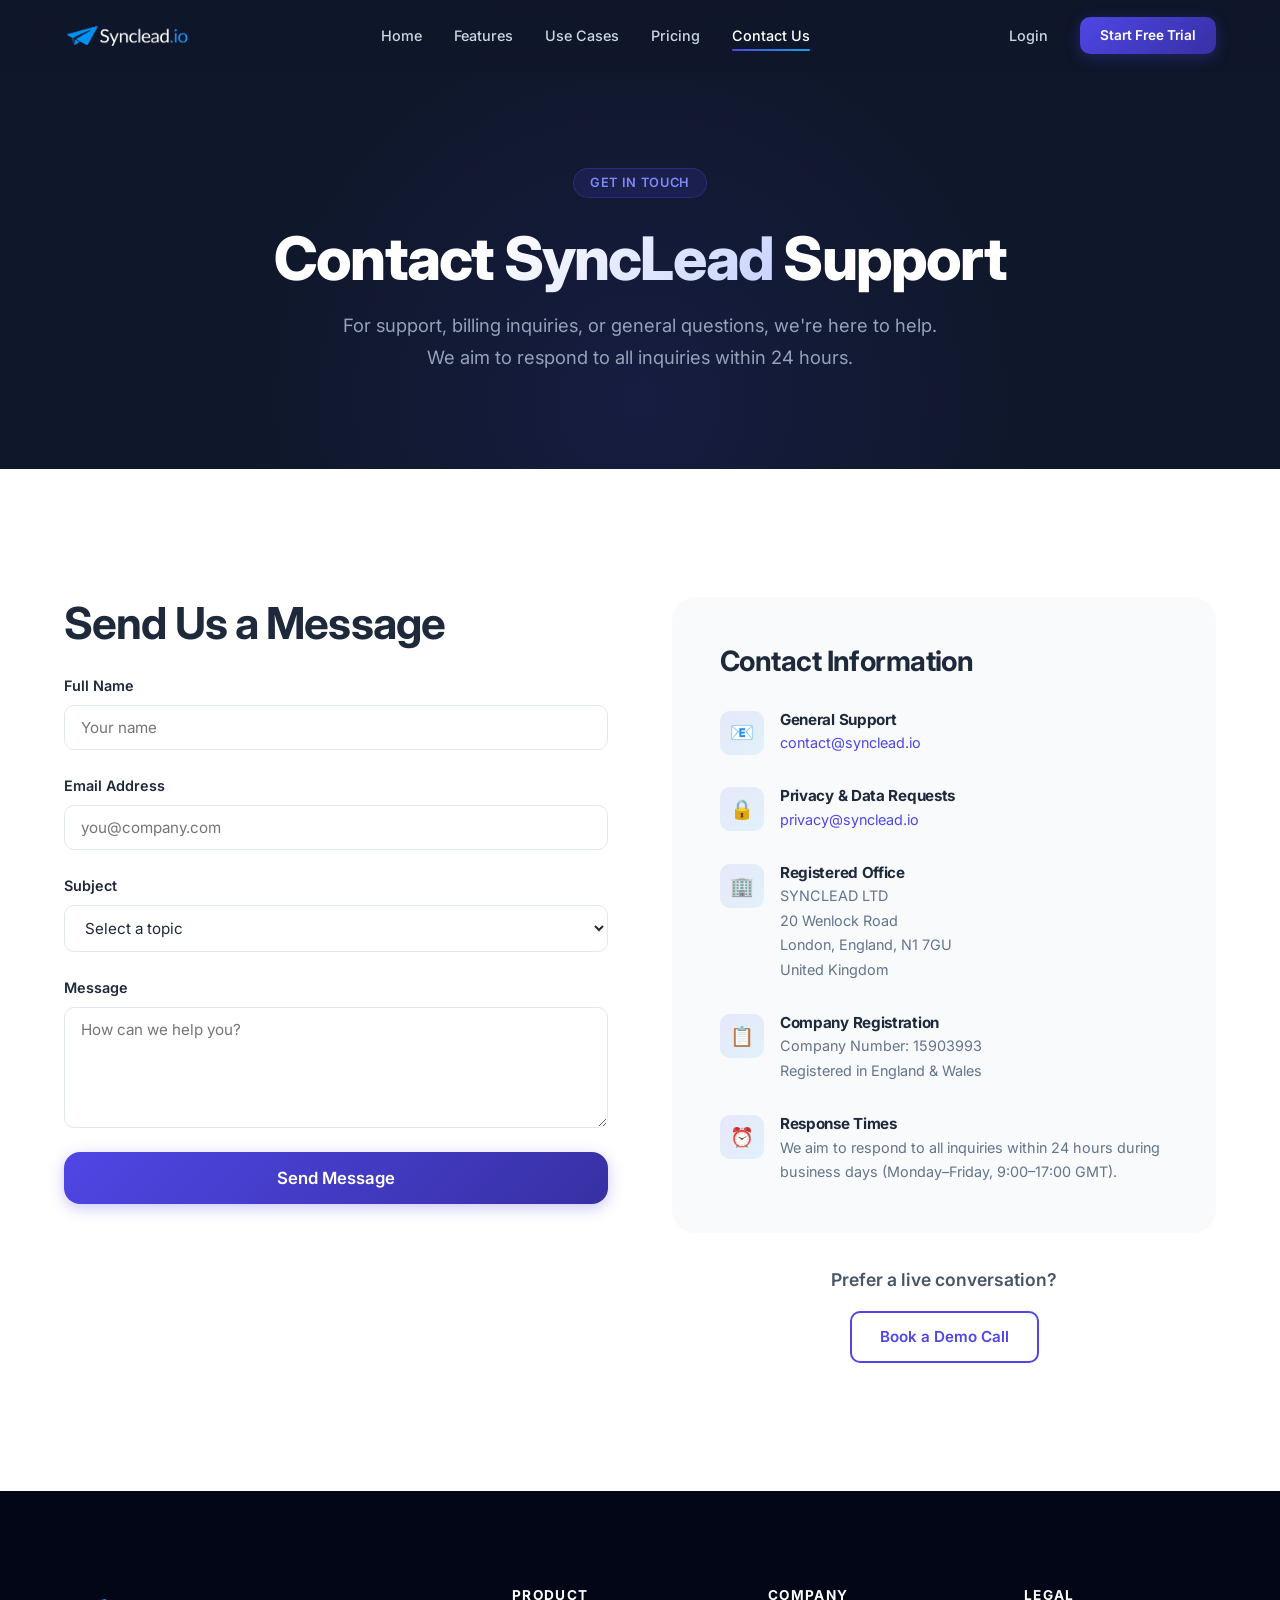
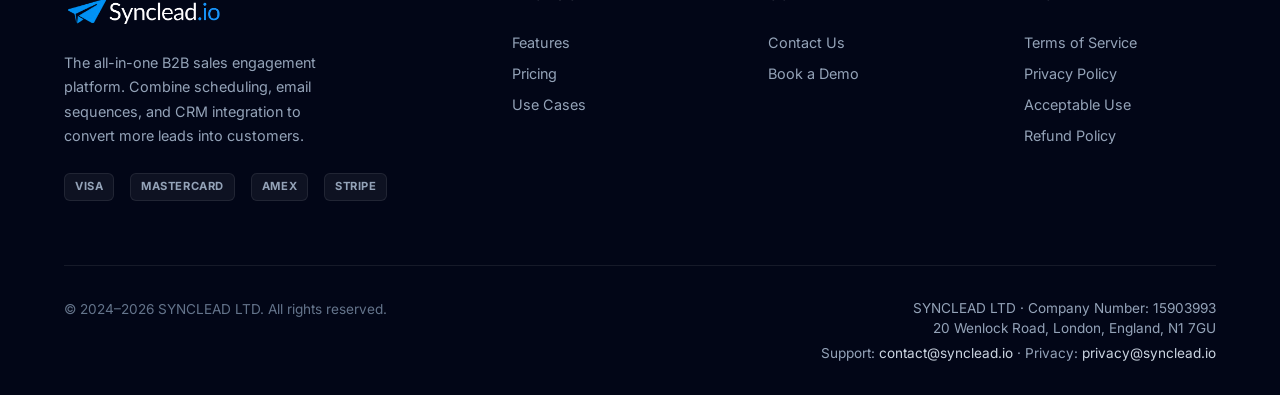
<file: contact/index.html>
<!DOCTYPE html>
<html lang="en">
<head>
  <meta charset="UTF-8">
  <meta name="viewport" content="width=device-width, initial-scale=1.0">
  <title>Contact Us — SyncLead | Get in Touch</title>
  <meta name="description" content="Contact SyncLead for support, billing inquiries, or general questions. Reach us at contact@synclead.io or use our contact form. SYNCLEAD LTD, 20 Wenlock Road, London, N1 7GU.">
  <meta name="author" content="SYNCLEAD LTD">
  <link rel="canonical" href="https://synclead.io/contact">
  <link rel="stylesheet" href="../css/index.css">
  <link rel="icon" href="../images/favicon.svg" type="image/svg+xml">
</head>
<body>

  <!-- Navigation -->
  <nav class="navbar" id="navbar">
    <div class="container">
      <a href="../index.html" class="nav-logo"><img src="../images/logo.png" alt="SyncLead Logo"></a>
      <div class="nav-links" id="nav-links">
        <a href="../index.html">Home</a>
        <a href="../features/index.html">Features</a>
        <a href="../use-cases/index.html">Use Cases</a>
        <a href="../pricing/index.html">Pricing</a>
        <a href="../contact/index.html" class="active">Contact Us</a>
      </div>
      <div class="nav-actions" id="nav-actions">
        <a href="https://app.synclead.io/" class="btn-login">Login</a>
        <a href="https://app.synclead.io/Register" class="btn btn-primary btn-sm">Start Free Trial</a>
      </div>
      <button class="nav-toggle" id="nav-toggle" aria-label="Toggle navigation">
        <span></span><span></span><span></span>
      </button>
    </div>
  </nav>

  <!-- Page Header -->
  <section class="page-header">
    <div class="container">
      <div class="badge badge-primary-dark">Get in Touch</div>
      <h1>Contact <span class="text-gradient-hero">SyncLead</span> Support</h1>
      <p>For support, billing inquiries, or general questions, we're here to help. We aim to respond to all inquiries within 24 hours.</p>
    </div>
  </section>

  <!-- Contact Content -->
  <section class="section" id="contact-section">
    <div class="container">
      <div class="contact-grid">
        <!-- Contact Form -->
        <div class="reveal">
          <h2 style="margin-bottom: var(--space-lg);">Send Us a Message</h2>
          <form class="contact-form" id="contact-form">
            <div class="form-group">
              <label for="contact-name">Full Name</label>
              <input type="text" id="contact-name" name="name" placeholder="Your name" required>
            </div>
            <div class="form-group">
              <label for="contact-email">Email Address</label>
              <input type="email" id="contact-email" name="email" placeholder="you@company.com" required>
            </div>
            <div class="form-group">
              <label for="contact-subject">Subject</label>
              <select id="contact-subject" name="subject" required>
                <option value="" disabled selected>Select a topic</option>
                <option value="general">General Inquiry</option>
                <option value="support">Technical Support</option>
                <option value="billing">Billing &amp; Subscription</option>
                <option value="sales">Sales &amp; Partnerships</option>
                <option value="demo">Request a Demo</option>
                <option value="privacy">Privacy &amp; Data Request</option>
              </select>
            </div>
            <div class="form-group">
              <label for="contact-message">Message</label>
              <textarea id="contact-message" name="message" placeholder="How can we help you?" rows="5" required></textarea>
            </div>
            <button type="submit" class="btn btn-primary btn-lg" id="contact-submit">Send Message</button>
          </form>
        </div>

        <!-- Contact Information -->
        <div class="reveal reveal-delay-2">
          <div class="contact-info-card">
            <h3 style="margin-bottom: var(--space-xl);">Contact Information</h3>

            <div class="contact-info-item">
              <div class="contact-info-icon">📧</div>
              <div>
                <h4>General Support</h4>
                <p><a href="mailto:contact@synclead.io">contact@synclead.io</a></p>
              </div>
            </div>

            <div class="contact-info-item">
              <div class="contact-info-icon">🔒</div>
              <div>
                <h4>Privacy &amp; Data Requests</h4>
                <p><a href="mailto:privacy@synclead.io">privacy@synclead.io</a></p>
              </div>
            </div>

            <div class="contact-info-item">
              <div class="contact-info-icon">🏢</div>
              <div>
                <h4>Registered Office</h4>
                <p>SYNCLEAD LTD<br>
                20 Wenlock Road<br>
                London, England, N1 7GU<br>
                United Kingdom</p>
              </div>
            </div>

            <div class="contact-info-item">
              <div class="contact-info-icon">📋</div>
              <div>
                <h4>Company Registration</h4>
                <p>Company Number: 15903993<br>
                Registered in England &amp; Wales</p>
              </div>
            </div>

            <div class="contact-info-item">
              <div class="contact-info-icon">⏰</div>
              <div>
                <h4>Response Times</h4>
                <p>We aim to respond to all inquiries within 24 hours during business days (Monday–Friday, 9:00–17:00 GMT).</p>
              </div>
            </div>
          </div>

          <div style="margin-top: var(--space-xl); text-align: center;">
            <p style="margin-bottom: var(--space-md); font-weight: 600;">Prefer a live conversation?</p>
            <a href="https://calendly.com/mubashar_ali/mubashar" class="btn btn-outline">Book a Demo Call</a>
          </div>
        </div>
      </div>
    </div>
  </section>

  <!-- Footer -->
  <footer class="footer" id="footer">
    <div class="container">
      <div class="footer-grid">
        <div class="footer-brand">
          <div class="nav-logo"><img src="../images/logo.png" alt="SyncLead Logo"></div>
          <p>The all-in-one B2B sales engagement platform. Combine scheduling, email sequences, and CRM integration to convert more leads into customers.</p>
          <div class="payment-icons">
            <span class="payment-icon">Visa</span>
            <span class="payment-icon">Mastercard</span>
            <span class="payment-icon">Amex</span>
            <span class="payment-icon">Stripe</span>
          </div>
        </div>
        <div class="footer-column">
          <h4>Product</h4>
          <a href="../features/index.html">Features</a>
          <a href="../pricing/index.html">Pricing</a>
          <a href="../use-cases/index.html">Use Cases</a>
        </div>
        <div class="footer-column">
          <h4>Company</h4>
          <a href="../contact/index.html">Contact Us</a>
          <a href="https://calendly.com/mubashar_ali/mubashar">Book a Demo</a>
        </div>
        <div class="footer-column">
          <h4>Legal</h4>
          <a href="../terms/index.html">Terms of Service</a>
          <a href="../privacy/index.html">Privacy Policy</a>
          <a href="../acceptable-use/index.html">Acceptable Use</a>
          <a href="../refund/index.html">Refund Policy</a>
        </div>
      </div>
      <div class="footer-bottom">
        <p>&copy; 2024–2026 SYNCLEAD LTD. All rights reserved.</p>
        <div class="footer-legal">
          <p>SYNCLEAD LTD &middot; Company Number: 15903993<br>
          20 Wenlock Road, London, England, N1 7GU</p>
          <p>Support: <a href="mailto:contact@synclead.io">contact@synclead.io</a> &middot; Privacy: <a href="mailto:privacy@synclead.io">privacy@synclead.io</a></p>
        </div>
      </div>
    </div>
  </footer>

  <script src="../js/main.js"></script>
</body>
</html>
</file>
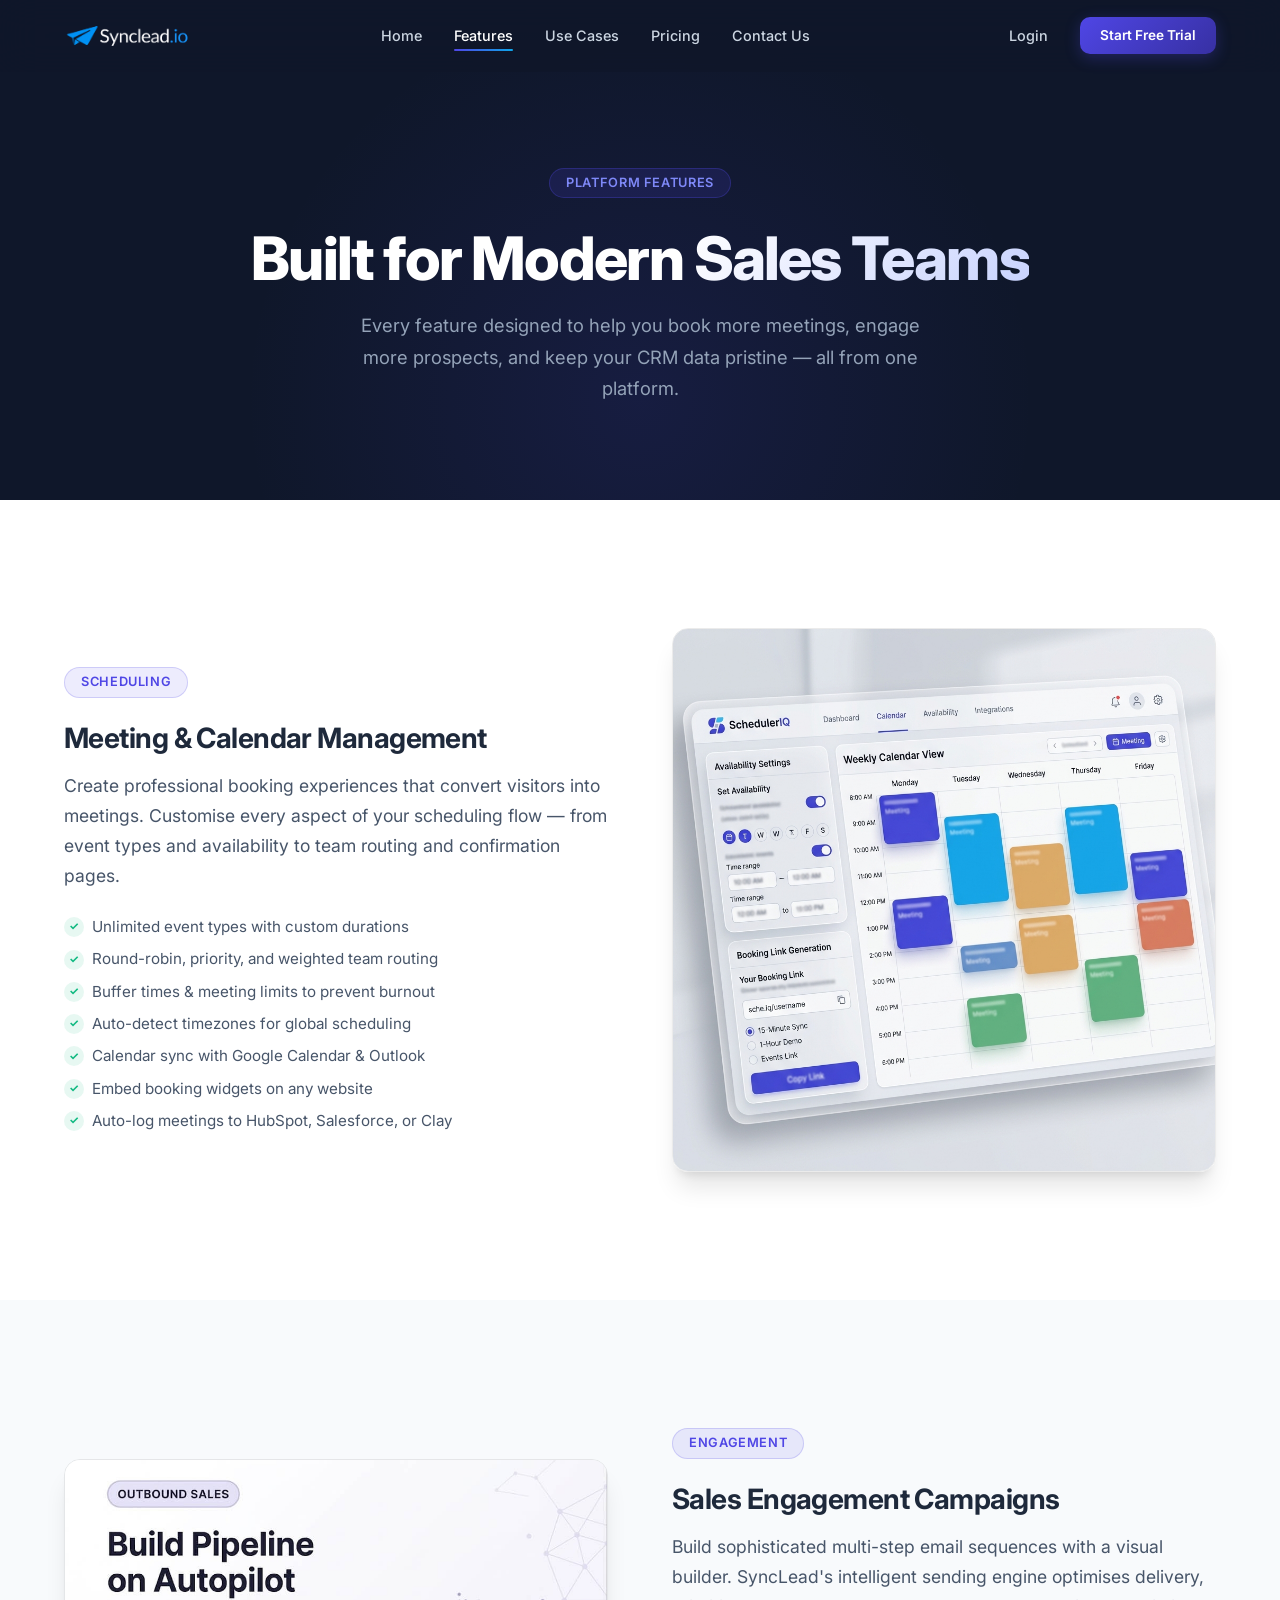
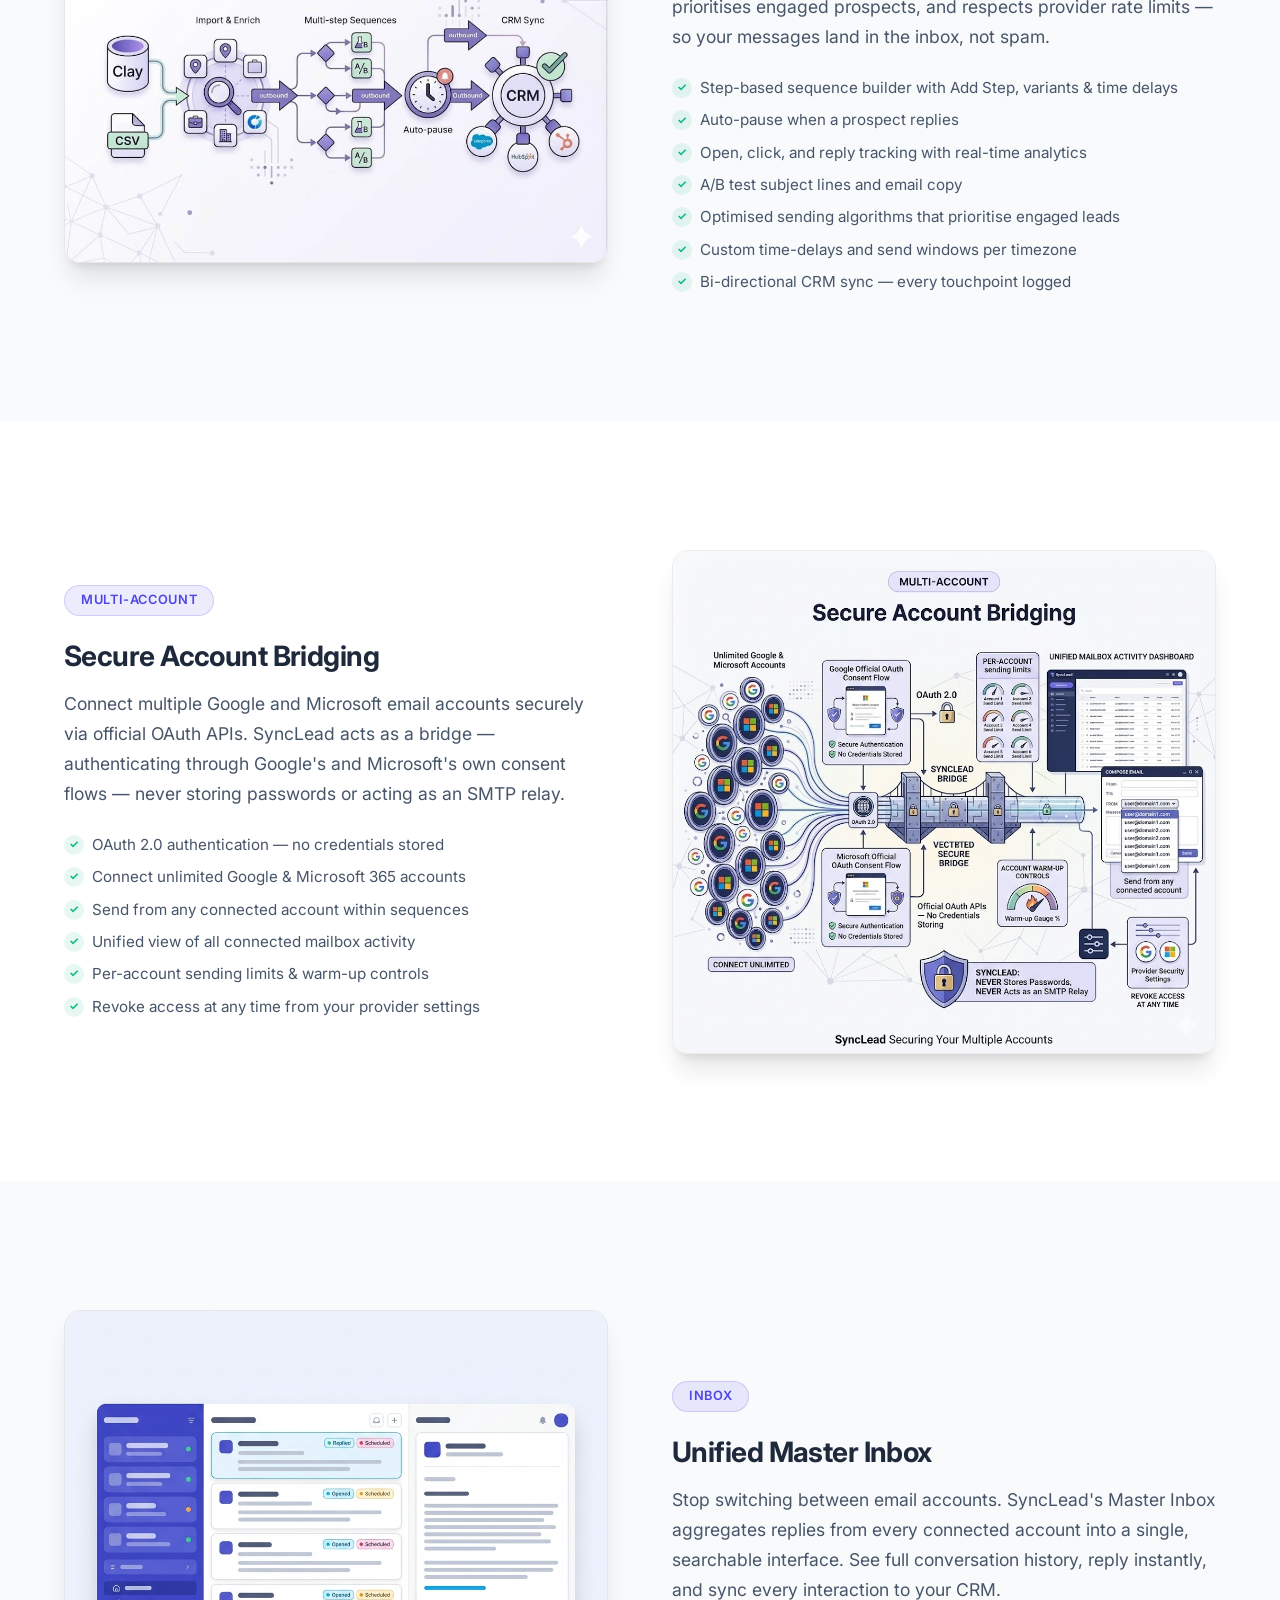
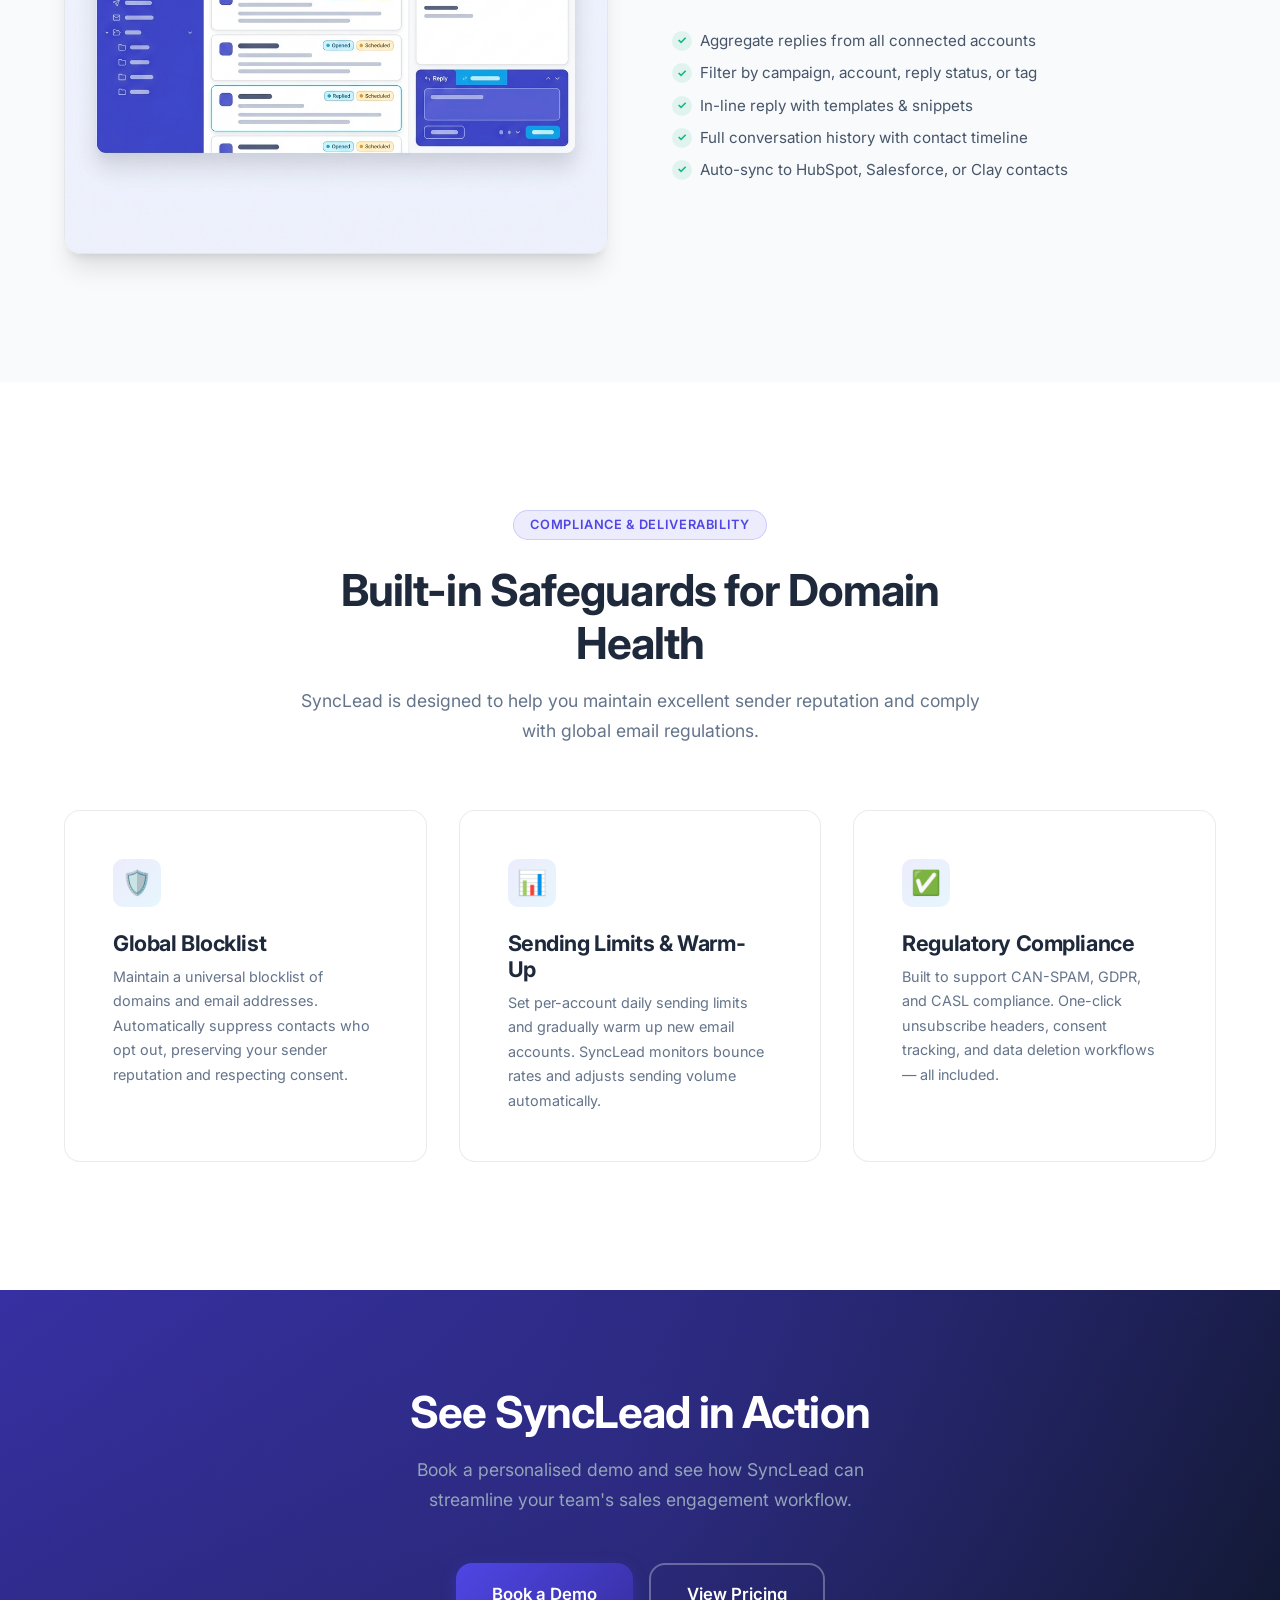
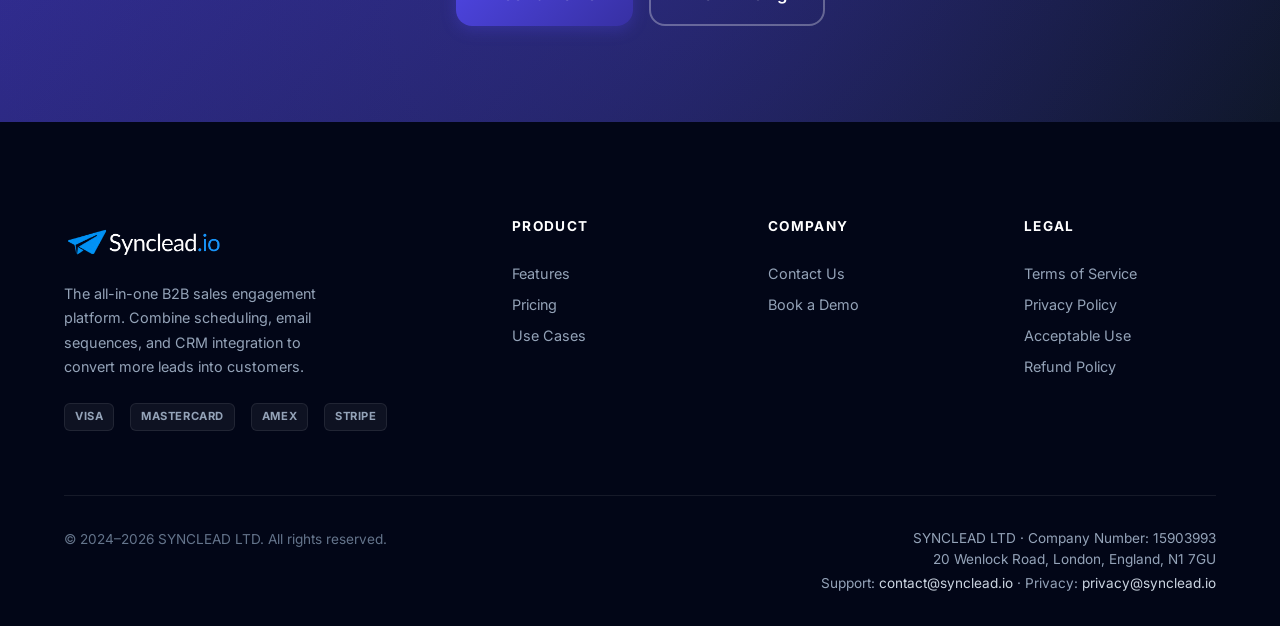
<file: features/index.html>
<!DOCTYPE html>
<html lang="en">
<head>
  <meta charset="UTF-8">
  <meta name="viewport" content="width=device-width, initial-scale=1.0">
  <title>Features — SyncLead | Scheduling, Sequences &amp; CRM Integration</title>
  <meta name="description" content="Explore SyncLead's powerful features: smart scheduling, automated email sequences, unified inbox, CRM integration with HubSpot, Salesforce, and Clay, and compliance-ready tools.">
  <meta name="keywords" content="sales engagement features, email sequences, CRM sync, calendar scheduling, HubSpot integration, Salesforce, Clay">
  <meta name="author" content="SYNCLEAD LTD">
  <link rel="canonical" href="https://synclead.io/features">
  <link rel="stylesheet" href="../css/index.css">
  <link rel="icon" href="../images/favicon.svg" type="image/svg+xml">
</head>
<body>

  <!-- ═══════════════════ Navigation ═══════════════════ -->
  <nav class="navbar" id="navbar">
    <div class="container">
      <a href="../index.html" class="nav-logo"><img src="../images/logo.png" alt="SyncLead Logo"></a>
      <div class="nav-links" id="nav-links">
        <a href="../index.html">Home</a>
        <a href="../features/index.html" class="active">Features</a>
        <a href="../use-cases/index.html">Use Cases</a>
        <a href="../pricing/index.html">Pricing</a>
        <a href="../contact/index.html">Contact Us</a>
      </div>
      <div class="nav-actions" id="nav-actions">
        <a href="https://app.synclead.io/" class="btn-login">Login</a>
        <a href="https://app.synclead.io/Register" class="btn btn-primary btn-sm">Start Free Trial</a>
      </div>
      <button class="nav-toggle" id="nav-toggle" aria-label="Toggle navigation">
        <span></span><span></span><span></span>
      </button>
    </div>
  </nav>

  <!-- ═══════════════════ Page Header ═══════════════════ -->
  <section class="page-header">
    <div class="container">
      <div class="badge badge-primary-dark">Platform Features</div>
      <h1>Built for Modern <span class="text-gradient-hero">Sales Teams</span></h1>
      <p>Every feature designed to help you book more meetings, engage more prospects, and keep your CRM data pristine — all from one platform.</p>
    </div>
  </section>

  <!-- ═══════════════════ Meeting & Calendar Module ═══════════════════ -->
  <section class="section" id="scheduling">
    <div class="container">
      <div class="feature-row reveal">
        <div class="feature-text">
          <div class="badge badge-primary">Scheduling</div>
          <h3>Meeting &amp; Calendar Management</h3>
          <p>Create professional booking experiences that convert visitors into meetings. Customise every aspect of your scheduling flow — from event types and availability to team routing and confirmation pages.</p>
          <ul class="feature-list">
            <li>Unlimited event types with custom durations</li>
            <li>Round-robin, priority, and weighted team routing</li>
            <li>Buffer times &amp; meeting limits to prevent burnout</li>
            <li>Auto-detect timezones for global scheduling</li>
            <li>Calendar sync with Google Calendar &amp; Outlook</li>
            <li>Embed booking widgets on any website</li>
            <li>Auto-log meetings to HubSpot, Salesforce, or Clay</li>
          </ul>
        </div>
        <div class="feature-visual">
          <img src="../images/feature-scheduling.png" alt="SyncLead meeting scheduling interface" width="560" height="380" loading="lazy">
        </div>
      </div>
    </div>
  </section>

  <!-- ═══════════════════ Sales Engagement Campaigns ═══════════════════ -->
  <section class="section section-light" id="sequences">
    <div class="container">
      <div class="feature-row reverse reveal">
        <div class="feature-text">
          <div class="badge badge-primary">Engagement</div>
          <h3>Sales Engagement Campaigns</h3>
          <p>Build sophisticated multi-step email sequences with a visual builder. SyncLead's intelligent sending engine optimises delivery, prioritises engaged prospects, and respects provider rate limits — so your messages land in the inbox, not spam.</p>
          <ul class="feature-list">
            <li>Step-based sequence builder with Add Step, variants &amp; time delays</li>
            <li>Auto-pause when a prospect replies</li>
            <li>Open, click, and reply tracking with real-time analytics</li>
            <li>A/B test subject lines and email copy</li>
            <li>Optimised sending algorithms that prioritise engaged leads</li>
            <li>Custom time-delays and send windows per timezone</li>
            <li>Bi-directional CRM sync — every touchpoint logged</li>
          </ul>
        </div>
        <div class="feature-visual">
          <img src="../images/feature-sequences.png" alt="SyncLead email sequence campaign builder" width="560" height="380" loading="lazy">
        </div>
      </div>
    </div>
  </section>

  <!-- ═══════════════════ Account Bridging ═══════════════════ -->
  <section class="section" id="bridging">
    <div class="container">
      <div class="feature-row reveal">
        <div class="feature-text">
          <div class="badge badge-primary">Multi-Account</div>
          <h3>Secure Account Bridging</h3>
          <p>Connect multiple Google and Microsoft email accounts securely via official OAuth APIs. SyncLead acts as a bridge — authenticating through Google's and Microsoft's own consent flows — never storing passwords or acting as an SMTP relay.</p>
          <ul class="feature-list">
            <li>OAuth 2.0 authentication — no credentials stored</li>
            <li>Connect unlimited Google &amp; Microsoft 365 accounts</li>
            <li>Send from any connected account within sequences</li>
            <li>Unified view of all connected mailbox activity</li>
            <li>Per-account sending limits &amp; warm-up controls</li>
            <li>Revoke access at any time from your provider settings</li>
          </ul>
        </div>
        <div class="feature-visual">
          <img src="../images/feature-bridging.jpg" alt="Secure Account Bridging" width="560" height="380" loading="lazy">
        </div>
      </div>
    </div>
  </section>

  <!-- ═══════════════════ Unified Master Inbox ═══════════════════ -->
  <section class="section section-light" id="inbox">
    <div class="container">
      <div class="feature-row reverse reveal">
        <div class="feature-text">
          <div class="badge badge-primary">Inbox</div>
          <h3>Unified Master Inbox</h3>
          <p>Stop switching between email accounts. SyncLead's Master Inbox aggregates replies from every connected account into a single, searchable interface. See full conversation history, reply instantly, and sync every interaction to your CRM.</p>
          <ul class="feature-list">
            <li>Aggregate replies from all connected accounts</li>
            <li>Filter by campaign, account, reply status, or tag</li>
            <li>In-line reply with templates &amp; snippets</li>
            <li>Full conversation history with contact timeline</li>
            <li>Auto-sync to HubSpot, Salesforce, or Clay contacts</li>
          </ul>
        </div>
        <div class="feature-visual">
          <img src="../images/feature-inbox.png" alt="SyncLead unified master inbox" width="560" height="380" loading="lazy">
        </div>
      </div>
    </div>
  </section>

  <!-- ═══════════════════ Compliance & Blocklist ═══════════════════ -->
  <section class="section" id="compliance">
    <div class="container">
      <div class="section-header reveal">
        <div class="badge badge-primary">Compliance &amp; Deliverability</div>
        <h2>Built-in Safeguards for Domain Health</h2>
        <p>SyncLead is designed to help you maintain excellent sender reputation and comply with global email regulations.</p>
      </div>

      <div class="feature-grid">
        <div class="feature-card reveal reveal-delay-1">
          <div class="feature-card-icon">🛡️</div>
          <h4>Global Blocklist</h4>
          <p>Maintain a universal blocklist of domains and email addresses. Automatically suppress contacts who opt out, preserving your sender reputation and respecting consent.</p>
        </div>
        <div class="feature-card reveal reveal-delay-2">
          <div class="feature-card-icon">📊</div>
          <h4>Sending Limits &amp; Warm-Up</h4>
          <p>Set per-account daily sending limits and gradually warm up new email accounts. SyncLead monitors bounce rates and adjusts sending volume automatically.</p>
        </div>
        <div class="feature-card reveal reveal-delay-3">
          <div class="feature-card-icon">✅</div>
          <h4>Regulatory Compliance</h4>
          <p>Built to support CAN-SPAM, GDPR, and CASL compliance. One-click unsubscribe headers, consent tracking, and data deletion workflows — all included.</p>
        </div>
      </div>
    </div>
  </section>

  <!-- ═══════════════════ CTA Banner ═══════════════════ -->
  <section class="cta-banner" id="cta">
    <div class="container">
      <h2 class="reveal">See SyncLead in Action</h2>
      <p class="reveal">Book a personalised demo and see how SyncLead can streamline your team's sales engagement workflow.</p>
      <div class="btn-group reveal">
        <a href="https://calendly.com/mubashar_ali/mubashar" class="btn btn-primary btn-lg">Book a Demo</a>
        <a href="../pricing/index.html" class="btn btn-outline-light btn-lg">View Pricing</a>
      </div>
    </div>
  </section>

  <!-- ═══════════════════ Footer ═══════════════════ -->
  <footer class="footer" id="footer">
    <div class="container">
      <div class="footer-grid">
        <div class="footer-brand">
          <div class="nav-logo"><img src="../images/logo.png" alt="SyncLead Logo"></div>
          <p>The all-in-one B2B sales engagement platform. Combine scheduling, email sequences, and CRM integration to convert more leads into customers.</p>
          <div class="payment-icons">
            <span class="payment-icon">Visa</span>
            <span class="payment-icon">Mastercard</span>
            <span class="payment-icon">Amex</span>
            <span class="payment-icon">Stripe</span>
          </div>
        </div>
        <div class="footer-column">
          <h4>Product</h4>
          <a href="../features/index.html">Features</a>
          <a href="../pricing/index.html">Pricing</a>
          <a href="../use-cases/index.html">Use Cases</a>
        </div>
        <div class="footer-column">
          <h4>Company</h4>
          <a href="../contact/index.html">Contact Us</a>
          <a href="https://calendly.com/mubashar_ali/mubashar">Book a Demo</a>
        </div>
        <div class="footer-column">
          <h4>Legal</h4>
          <a href="../terms/index.html">Terms of Service</a>
          <a href="../privacy/index.html">Privacy Policy</a>
          <a href="../acceptable-use/index.html">Acceptable Use</a>
          <a href="../refund/index.html">Refund Policy</a>
        </div>
      </div>
      <div class="footer-bottom">
        <p>&copy; 2024–2026 SYNCLEAD LTD. All rights reserved.</p>
        <div class="footer-legal">
          <p>SYNCLEAD LTD &middot; Company Number: 15903993<br>
          20 Wenlock Road, London, England, N1 7GU</p>
          <p>Support: <a href="mailto:contact@synclead.io">contact@synclead.io</a> &middot; Privacy: <a href="mailto:privacy@synclead.io">privacy@synclead.io</a></p>
        </div>
      </div>
    </div>
  </footer>

  <script src="../js/main.js"></script>
</body>
</html>
</file>
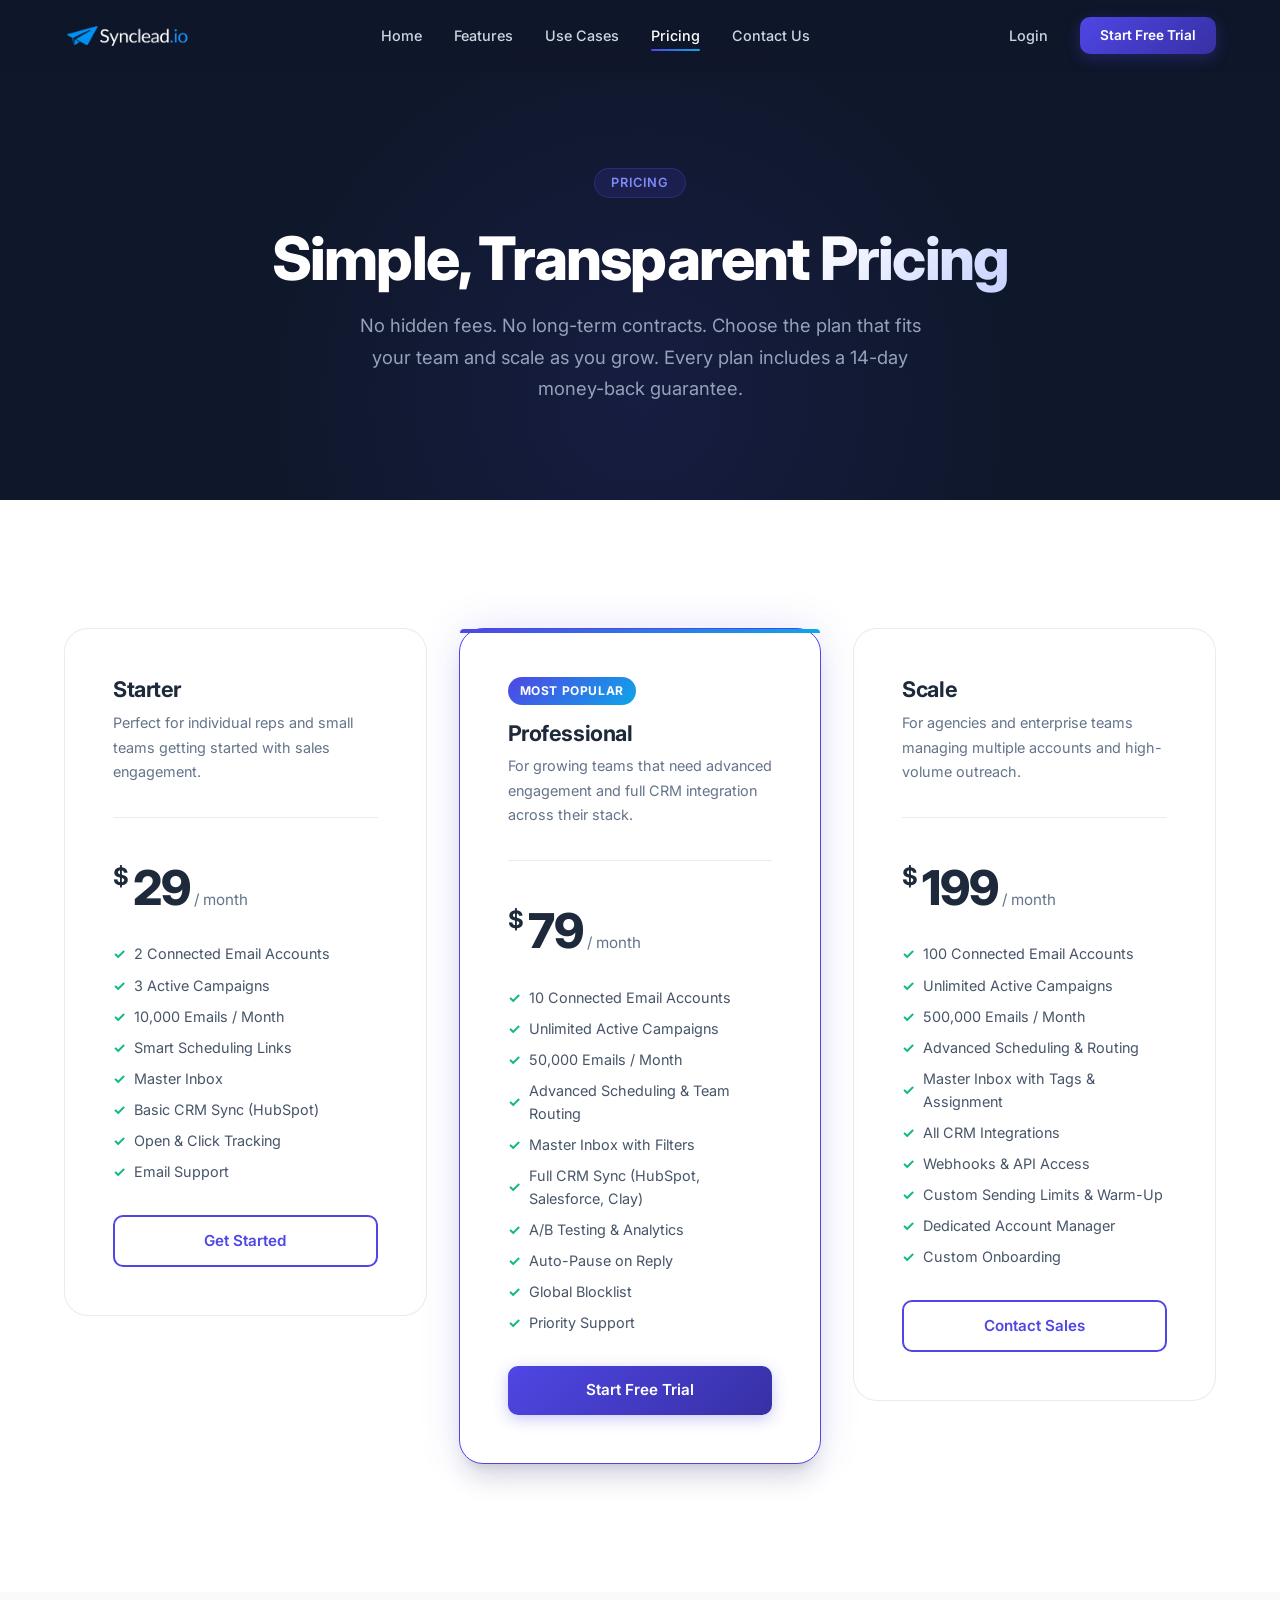
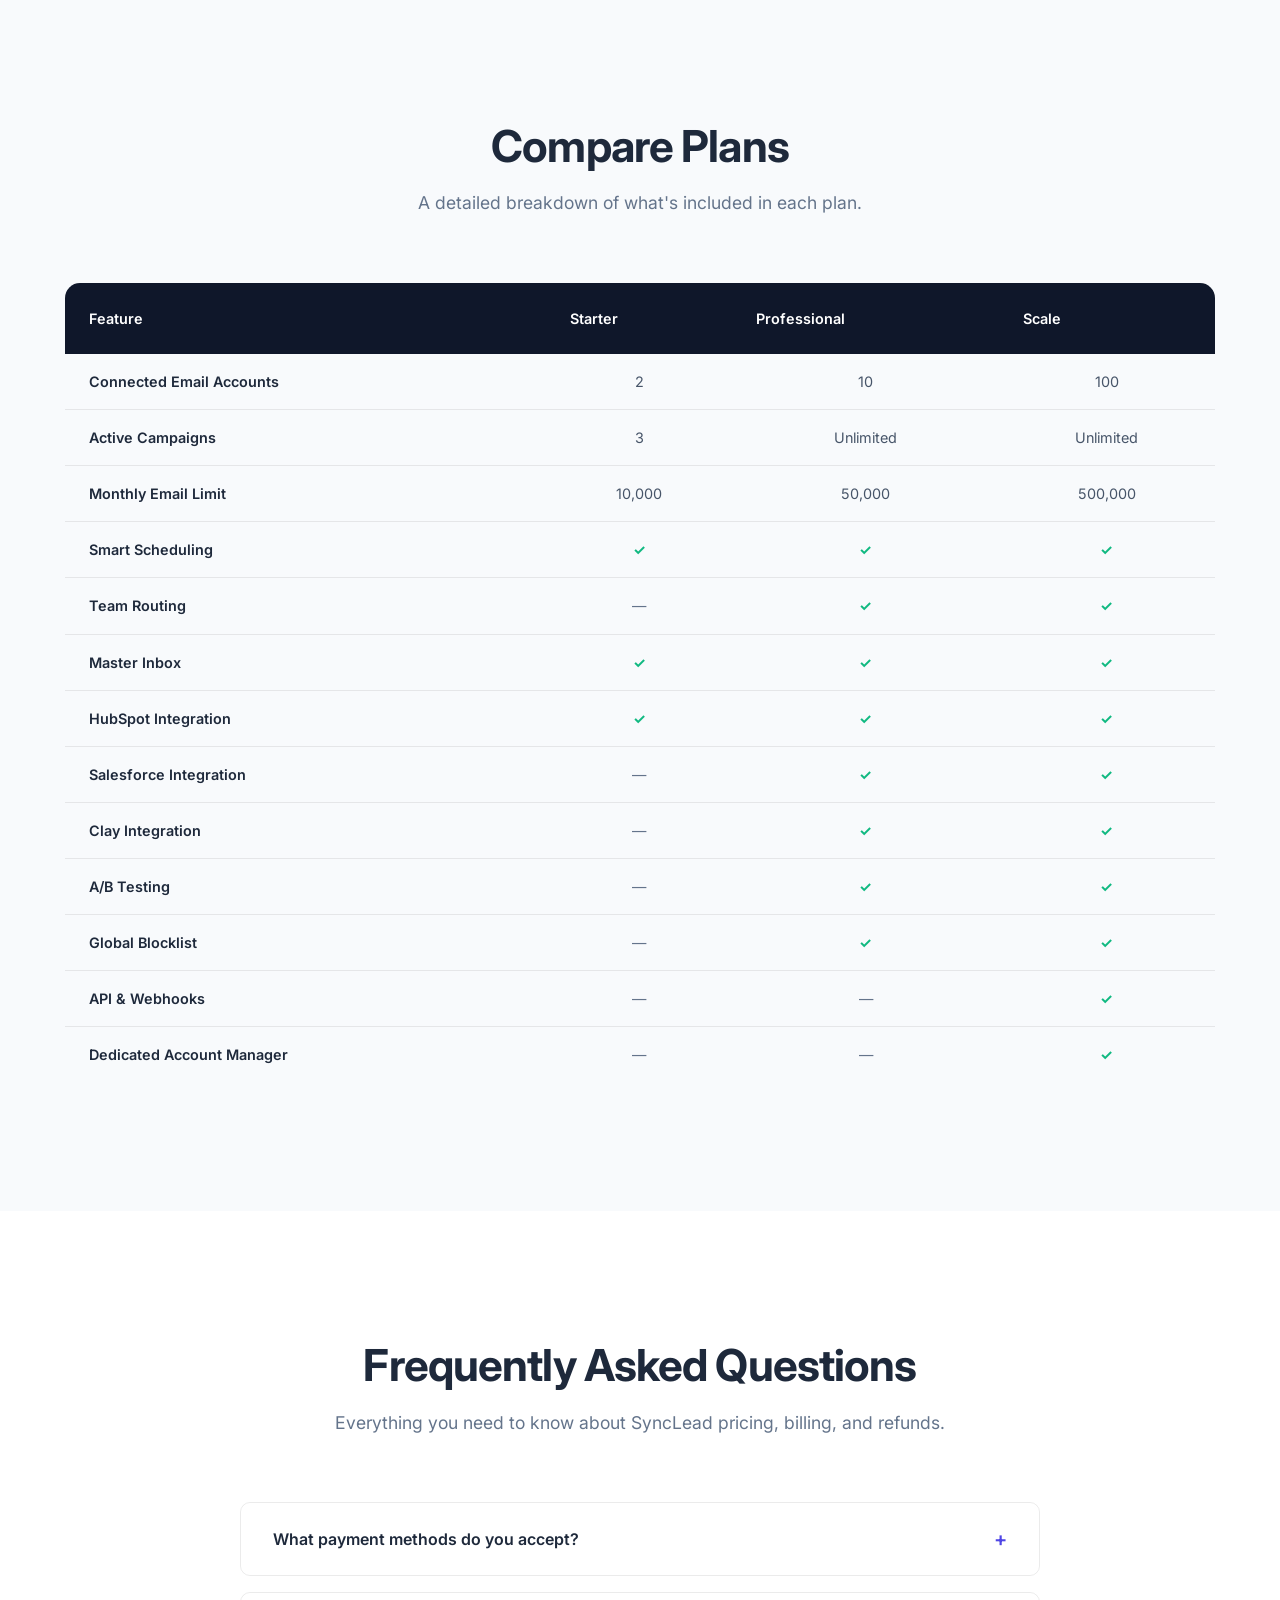
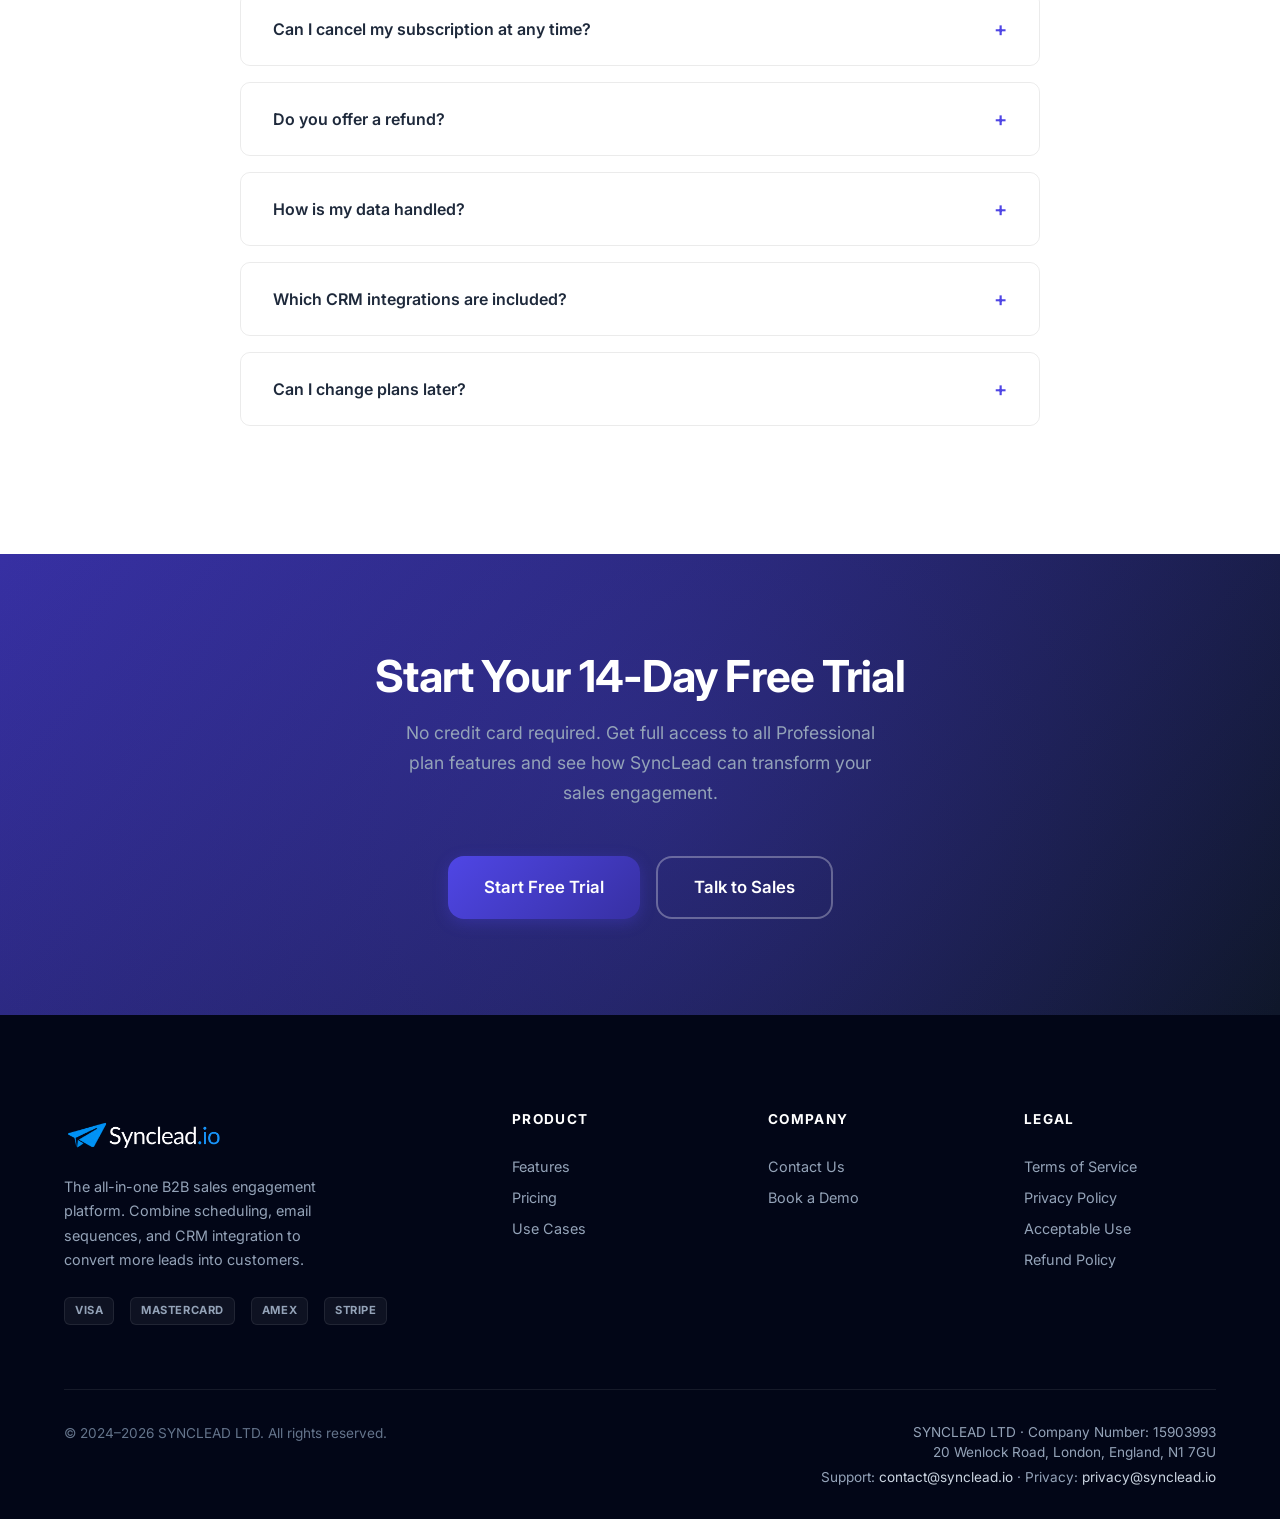
<file: pricing/index.html>
<!DOCTYPE html>
<html lang="en">

<head>
  <meta charset="UTF-8">
  <meta name="viewport" content="width=device-width, initial-scale=1.0">
  <title>Pricing — SyncLead | Plans for Every Sales Team</title>
  <meta name="description"
    content="Simple, transparent pricing for SyncLead. Choose from Starter, Professional, or Scale plans. Includes CRM integration with HubSpot, Salesforce, and Clay. 14-day money-back guarantee.">
  <meta name="author" content="SYNCLEAD LTD">
  <link rel="canonical" href="https://synclead.io/pricing">
  <link rel="stylesheet" href="../css/index.css">
  <link rel="icon" href="../images/favicon.svg" type="image/svg+xml">
</head>

<body>

  <!-- Navigation -->
  <nav class="navbar" id="navbar">
    <div class="container">
      <a href="../index.html" class="nav-logo"><img src="../images/logo.png" alt="SyncLead Logo"></a>
      <div class="nav-links" id="nav-links">
        <a href="../index.html">Home</a>
        <a href="../features/index.html">Features</a>
        <a href="../use-cases/index.html">Use Cases</a>
        <a href="../pricing/index.html" class="active">Pricing</a>
        <a href="../contact/index.html">Contact Us</a>
      </div>
      <div class="nav-actions" id="nav-actions">
        <a href="https://app.synclead.io/" class="btn-login">Login</a>
        <a href="https://app.synclead.io/Register" class="btn btn-primary btn-sm">Start Free Trial</a>
      </div>
      <button class="nav-toggle" id="nav-toggle" aria-label="Toggle navigation">
        <span></span><span></span><span></span>
      </button>
    </div>
  </nav>

  <!-- Page Header -->
  <section class="page-header">
    <div class="container">
      <div class="badge badge-primary-dark">Pricing</div>
      <h1>Simple, Transparent <span class="text-gradient-hero">Pricing</span></h1>
      <p>No hidden fees. No long-term contracts. Choose the plan that fits your team and scale as you grow. Every plan
        includes a 14-day money-back guarantee.</p>
    </div>
  </section>

  <!-- Pricing Cards -->
  <section class="section" id="pricing-plans">
    <div class="container">
      <div class="pricing-grid">
        <!-- Starter -->
        <div class="pricing-card reveal reveal-delay-1">
          <h3>Starter</h3>
          <p class="description">Perfect for individual reps and small teams getting started with sales engagement.</p>
          <div class="price">
            <span class="currency">$</span>
            <span class="amount">29</span>
            <span class="period">/ month</span>
          </div>
          <ul class="pricing-features">
            <li><span class="check">✓</span> 2 Connected Email Accounts</li>
            <li><span class="check">✓</span> 3 Active Campaigns</li>
            <li><span class="check">✓</span> 10,000 Emails / Month</li>
            <li><span class="check">✓</span> Smart Scheduling Links</li>
            <li><span class="check">✓</span> Master Inbox</li>
            <li><span class="check">✓</span> Basic CRM Sync (HubSpot)</li>
            <li><span class="check">✓</span> Open &amp; Click Tracking</li>
            <li><span class="check">✓</span> Email Support</li>
          </ul>
          <a href="https://app.synclead.io/Register" class="btn btn-outline" style="width: 100%;">Get Started</a>
        </div>

        <!-- Professional (Featured) -->
        <div class="pricing-card featured reveal reveal-delay-2">
          <div class="pricing-badge">Most Popular</div>
          <h3>Professional</h3>
          <p class="description">For growing teams that need advanced engagement and full CRM integration across their
            stack.</p>
          <div class="price">
            <span class="currency">$</span>
            <span class="amount">79</span>
            <span class="period">/ month</span>
          </div>
          <ul class="pricing-features">
            <li><span class="check">✓</span> 10 Connected Email Accounts</li>
            <li><span class="check">✓</span> Unlimited Active Campaigns</li>
            <li><span class="check">✓</span> 50,000 Emails / Month</li>
            <li><span class="check">✓</span> Advanced Scheduling &amp; Team Routing</li>
            <li><span class="check">✓</span> Master Inbox with Filters</li>
            <li><span class="check">✓</span> Full CRM Sync (HubSpot, Salesforce, Clay)</li>
            <li><span class="check">✓</span> A/B Testing &amp; Analytics</li>
            <li><span class="check">✓</span> Auto-Pause on Reply</li>
            <li><span class="check">✓</span> Global Blocklist</li>
            <li><span class="check">✓</span> Priority Support</li>
          </ul>
          <a href="https://app.synclead.io/Register" class="btn btn-primary" style="width: 100%;">Start Free Trial</a>
        </div>

        <!-- Scale -->
        <div class="pricing-card reveal reveal-delay-3">
          <h3>Scale</h3>
          <p class="description">For agencies and enterprise teams managing multiple accounts and high-volume outreach.
          </p>
          <div class="price">
            <span class="currency">$</span>
            <span class="amount">199</span>
            <span class="period">/ month</span>
          </div>
          <ul class="pricing-features">
            <li><span class="check">✓</span> 100 Connected Email Accounts</li>
            <li><span class="check">✓</span> Unlimited Active Campaigns</li>
            <li><span class="check">✓</span> 500,000 Emails / Month</li>
            <li><span class="check">✓</span> Advanced Scheduling &amp; Routing</li>
            <li><span class="check">✓</span> Master Inbox with Tags &amp; Assignment</li>
            <li><span class="check">✓</span> All CRM Integrations</li>
            <li><span class="check">✓</span> Webhooks &amp; API Access</li>
            <li><span class="check">✓</span> Custom Sending Limits &amp; Warm-Up</li>
            <li><span class="check">✓</span> Dedicated Account Manager</li>
            <li><span class="check">✓</span> Custom Onboarding</li>
          </ul>
          <a href="https://calendly.com/mubashar_ali/mubashar" class="btn btn-outline" style="width: 100%;">Contact
            Sales</a>
        </div>
      </div>
    </div>
  </section>

  <!-- Feature Comparison Table -->
  <section class="section section-light" id="comparison">
    <div class="container">
      <div class="section-header reveal">
        <h2>Compare Plans</h2>
        <p>A detailed breakdown of what's included in each plan.</p>
      </div>

      <table class="comparison-table reveal">
        <thead>
          <tr>
            <th>Feature</th>
            <th>Starter</th>
            <th>Professional</th>
            <th>Scale</th>
          </tr>
        </thead>
        <tbody>
          <tr>
            <td>Connected Email Accounts</td>
            <td>2</td>
            <td>10</td>
            <td>100</td>
          </tr>
          <tr>
            <td>Active Campaigns</td>
            <td>3</td>
            <td>Unlimited</td>
            <td>Unlimited</td>
          </tr>
          <tr>
            <td>Monthly Email Limit</td>
            <td>10,000</td>
            <td>50,000</td>
            <td>500,000</td>
          </tr>
          <tr>
            <td>Smart Scheduling</td>
            <td class="check-cell">✓</td>
            <td class="check-cell">✓</td>
            <td class="check-cell">✓</td>
          </tr>
          <tr>
            <td>Team Routing</td>
            <td class="dash-cell">—</td>
            <td class="check-cell">✓</td>
            <td class="check-cell">✓</td>
          </tr>
          <tr>
            <td>Master Inbox</td>
            <td class="check-cell">✓</td>
            <td class="check-cell">✓</td>
            <td class="check-cell">✓</td>
          </tr>
          <tr>
            <td>HubSpot Integration</td>
            <td class="check-cell">✓</td>
            <td class="check-cell">✓</td>
            <td class="check-cell">✓</td>
          </tr>
          <tr>
            <td>Salesforce Integration</td>
            <td class="dash-cell">—</td>
            <td class="check-cell">✓</td>
            <td class="check-cell">✓</td>
          </tr>
          <tr>
            <td>Clay Integration</td>
            <td class="dash-cell">—</td>
            <td class="check-cell">✓</td>
            <td class="check-cell">✓</td>
          </tr>
          <tr>
            <td>A/B Testing</td>
            <td class="dash-cell">—</td>
            <td class="check-cell">✓</td>
            <td class="check-cell">✓</td>
          </tr>
          <tr>
            <td>Global Blocklist</td>
            <td class="dash-cell">—</td>
            <td class="check-cell">✓</td>
            <td class="check-cell">✓</td>
          </tr>
          <tr>
            <td>API &amp; Webhooks</td>
            <td class="dash-cell">—</td>
            <td class="dash-cell">—</td>
            <td class="check-cell">✓</td>
          </tr>
          <tr>
            <td>Dedicated Account Manager</td>
            <td class="dash-cell">—</td>
            <td class="dash-cell">—</td>
            <td class="check-cell">✓</td>
          </tr>
        </tbody>
      </table>
    </div>
  </section>

  <!-- FAQ Section -->
  <section class="section" id="pricing-faq">
    <div class="container">
      <div class="section-header reveal">
        <h2>Frequently Asked Questions</h2>
        <p>Everything you need to know about SyncLead pricing, billing, and refunds.</p>
      </div>

      <div class="faq-list">
        <div class="faq-item reveal">
          <button class="faq-question" id="faq-btn-1">
            What payment methods do you accept?
            <span class="faq-icon">+</span>
          </button>
          <div class="faq-answer">
            <div class="faq-answer-inner">
              We accept all major credit and debit cards including Visa, Mastercard, and American Express. All payments
              are processed securely through Stripe. We do not store any payment card details on our servers.
            </div>
          </div>
        </div>

        <div class="faq-item reveal">
          <button class="faq-question" id="faq-btn-2">
            Can I cancel my subscription at any time?
            <span class="faq-icon">+</span>
          </button>
          <div class="faq-answer">
            <div class="faq-answer-inner">
              Yes, absolutely. You can cancel your subscription at any time from your account settings. Your access will
              continue until the end of your current billing cycle. There are no cancellation fees or long-term
              commitments.
            </div>
          </div>
        </div>

        <div class="faq-item reveal">
          <button class="faq-question" id="faq-btn-3">
            Do you offer a refund?
            <span class="faq-icon">+</span>
          </button>
          <div class="faq-answer">
            <div class="faq-answer-inner">
              Yes. SyncLead offers a <strong>14-day money-back guarantee</strong> for all new subscriptions. If you are
              not satisfied with our platform, contact us at <a
                href="mailto:contact@synclead.io">contact@synclead.io</a> within 14 days of your initial purchase for a
              full refund. For full details, please see our <a href="../refund/index.html">Refund Policy</a>.
            </div>
          </div>
        </div>

        <div class="faq-item reveal">
          <button class="faq-question" id="faq-btn-4">
            How is my data handled?
            <span class="faq-icon">+</span>
          </button>
          <div class="faq-answer">
            <div class="faq-answer-inner">
              We take data privacy seriously. SyncLead processes your data in accordance with GDPR and applicable data
              protection regulations. We use industry-standard encryption both in transit (TLS 1.3) and at rest. We
              never sell your data to third parties. For complete information, please review our <a
                href="../privacy/index.html">Privacy Policy</a>.
            </div>
          </div>
        </div>

        <div class="faq-item reveal">
          <button class="faq-question" id="faq-btn-5">
            Which CRM integrations are included?
            <span class="faq-icon">+</span>
          </button>
          <div class="faq-answer">
            <div class="faq-answer-inner">
              Starter plans include basic HubSpot CRM integration. Professional and Scale plans include full
              bi-directional integration with <strong>HubSpot</strong>, <strong>Salesforce</strong>, and
              <strong>Clay</strong>. Scale plans additionally include Webhook and API access for custom integrations
              with any tool in your stack.
            </div>
          </div>
        </div>

        <div class="faq-item reveal">
          <button class="faq-question" id="faq-btn-6">
            Can I change plans later?
            <span class="faq-icon">+</span>
          </button>
          <div class="faq-answer">
            <div class="faq-answer-inner">
              Yes. You can upgrade or downgrade your plan at any time. Upgrades take effect immediately and are
              pro-rated for the remainder of your billing cycle. Downgrades take effect at the start of your next
              billing cycle.
            </div>
          </div>
        </div>
      </div>
    </div>
  </section>

  <!-- CTA Banner -->
  <section class="cta-banner" id="cta">
    <div class="container">
      <h2 class="reveal">Start Your 14-Day Free Trial</h2>
      <p class="reveal">No credit card required. Get full access to all Professional plan features and see how SyncLead
        can transform your sales engagement.</p>
      <div class="btn-group reveal">
        <a href="https://app.synclead.io/Register" class="btn btn-primary btn-lg">Start Free Trial</a>
        <a href="https://calendly.com/mubashar_ali/mubashar" class="btn btn-outline-light btn-lg">Talk to Sales</a>
      </div>
    </div>
  </section>

  <!-- Footer -->
  <footer class="footer" id="footer">
    <div class="container">
      <div class="footer-grid">
        <div class="footer-brand">
          <div class="nav-logo"><img src="../images/logo.png" alt="SyncLead Logo"></div>
          <p>The all-in-one B2B sales engagement platform. Combine scheduling, email sequences, and CRM integration to
            convert more leads into customers.</p>
          <div class="payment-icons">
            <span class="payment-icon">Visa</span>
            <span class="payment-icon">Mastercard</span>
            <span class="payment-icon">Amex</span>
            <span class="payment-icon">Stripe</span>
          </div>
        </div>
        <div class="footer-column">
          <h4>Product</h4>
          <a href="../features/index.html">Features</a>
          <a href="../pricing/index.html">Pricing</a>
          <a href="../use-cases/index.html">Use Cases</a>
        </div>
        <div class="footer-column">
          <h4>Company</h4>
          <a href="../contact/index.html">Contact Us</a>
          <a href="https://calendly.com/mubashar_ali/mubashar">Book a Demo</a>
        </div>
        <div class="footer-column">
          <h4>Legal</h4>
          <a href="../terms/index.html">Terms of Service</a>
          <a href="../privacy/index.html">Privacy Policy</a>
          <a href="../acceptable-use/index.html">Acceptable Use</a>
          <a href="../refund/index.html">Refund Policy</a>
        </div>
      </div>
      <div class="footer-bottom">
        <p>&copy; 2024–2026 SYNCLEAD LTD. All rights reserved.</p>
        <div class="footer-legal">
          <p>SYNCLEAD LTD &middot; Company Number: 15903993<br>
            20 Wenlock Road, London, England, N1 7GU</p>
          <p>Support: <a href="mailto:contact@synclead.io">contact@synclead.io</a> &middot; Privacy: <a
              href="mailto:privacy@synclead.io">privacy@synclead.io</a></p>
        </div>
      </div>
    </div>
  </footer>

  <script src="../js/main.js"></script>
</body>

</html>
</file>
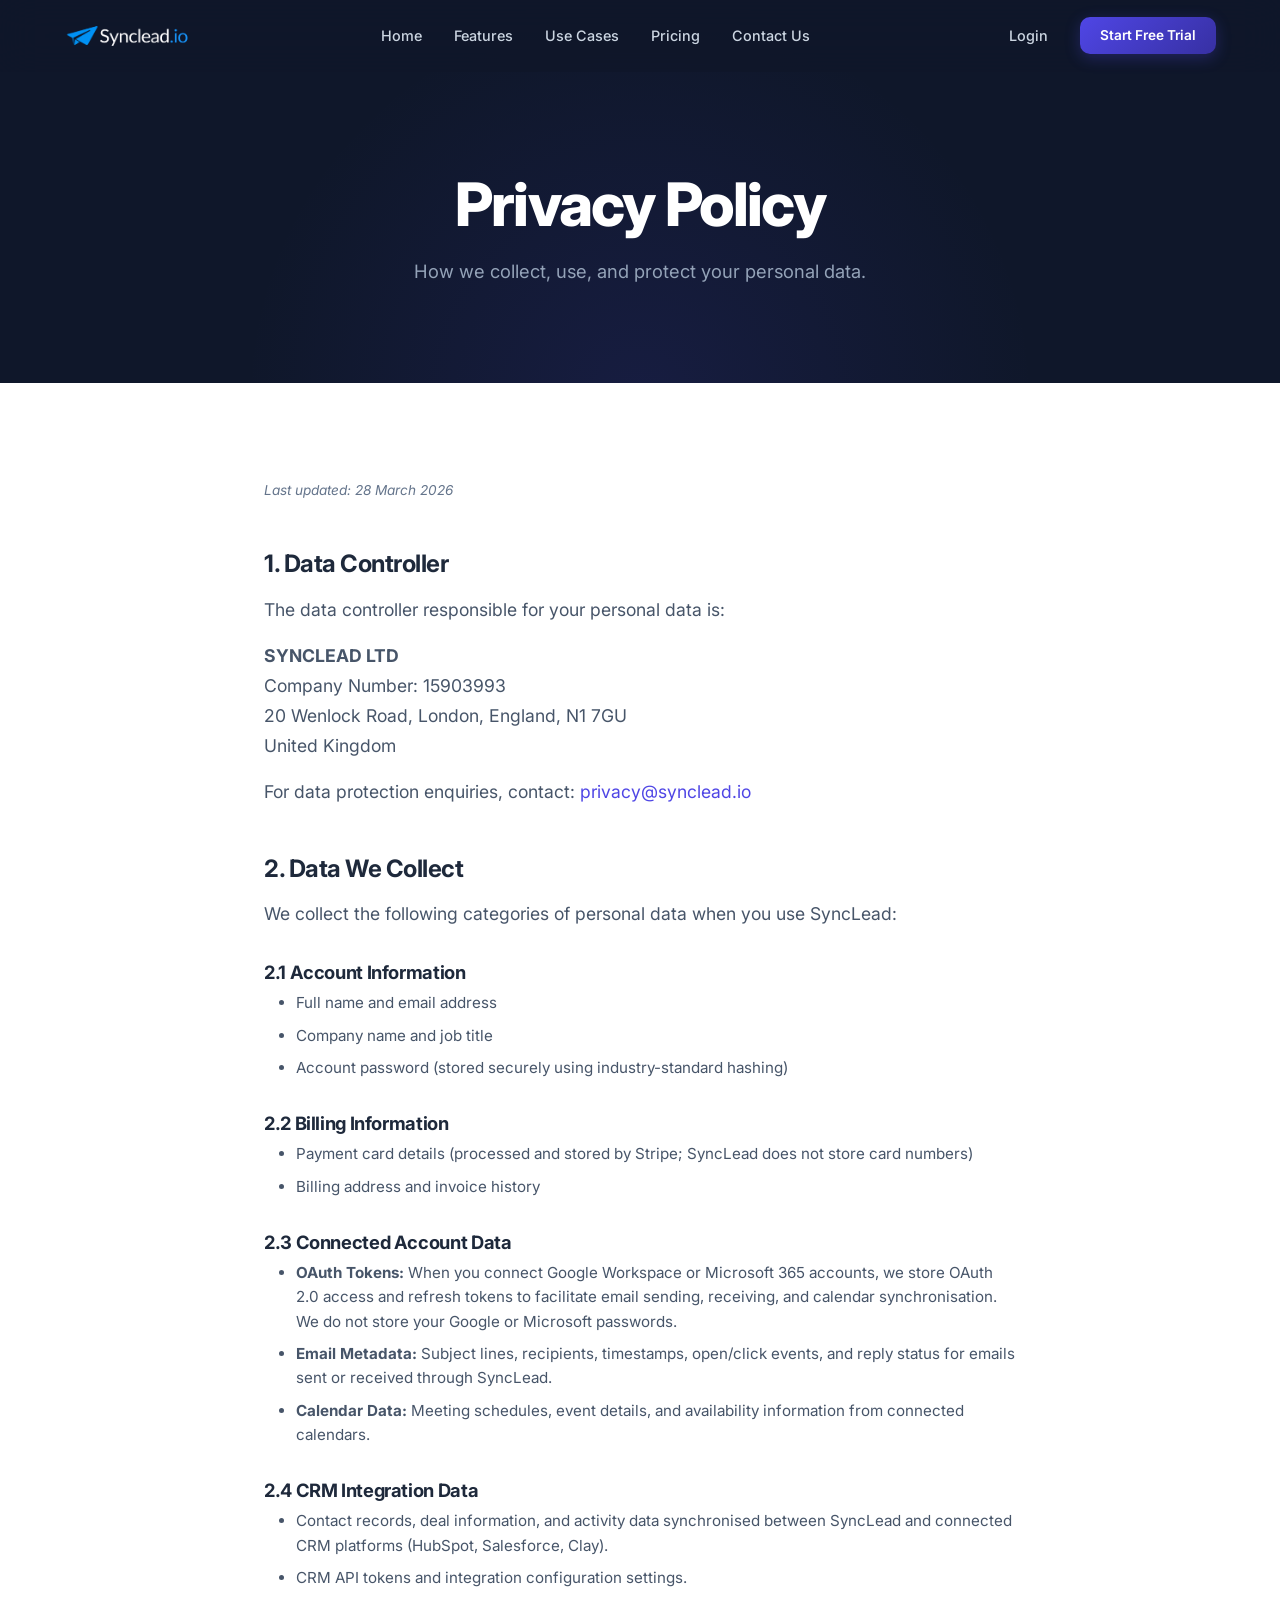
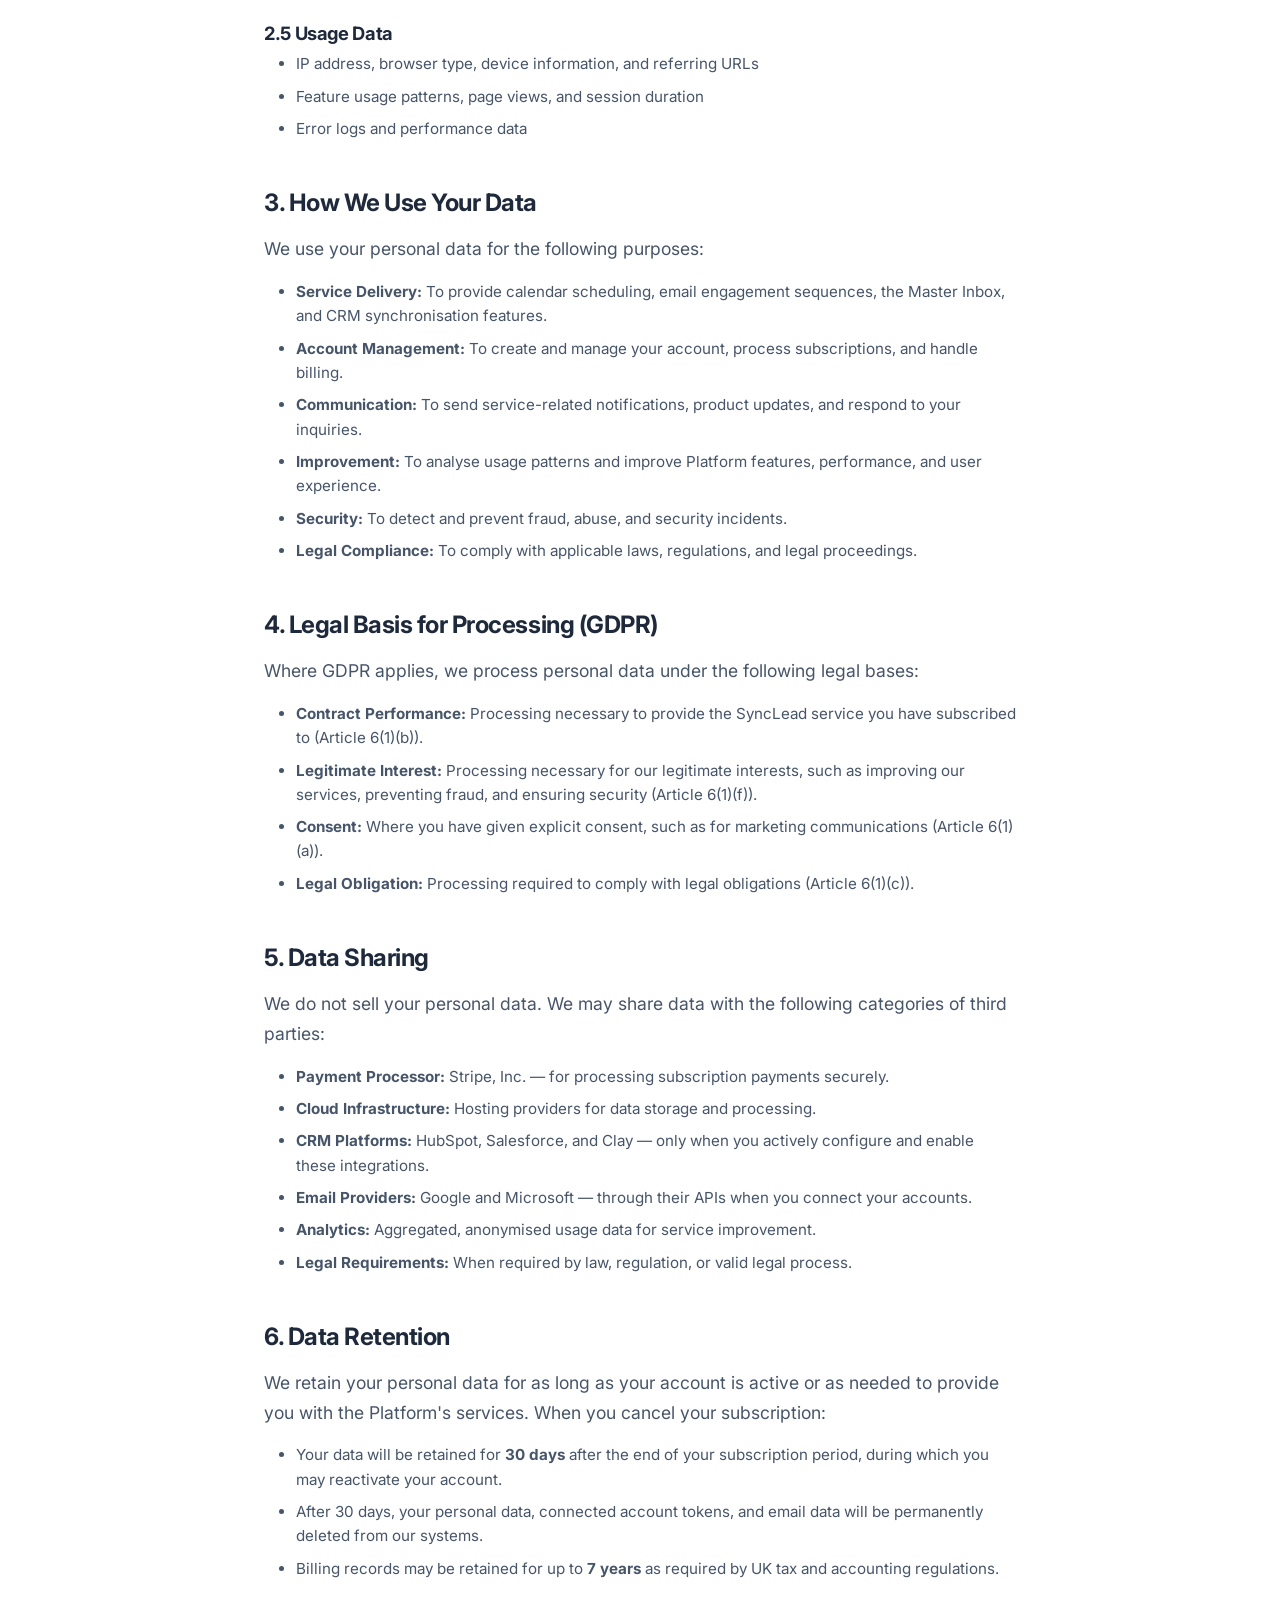
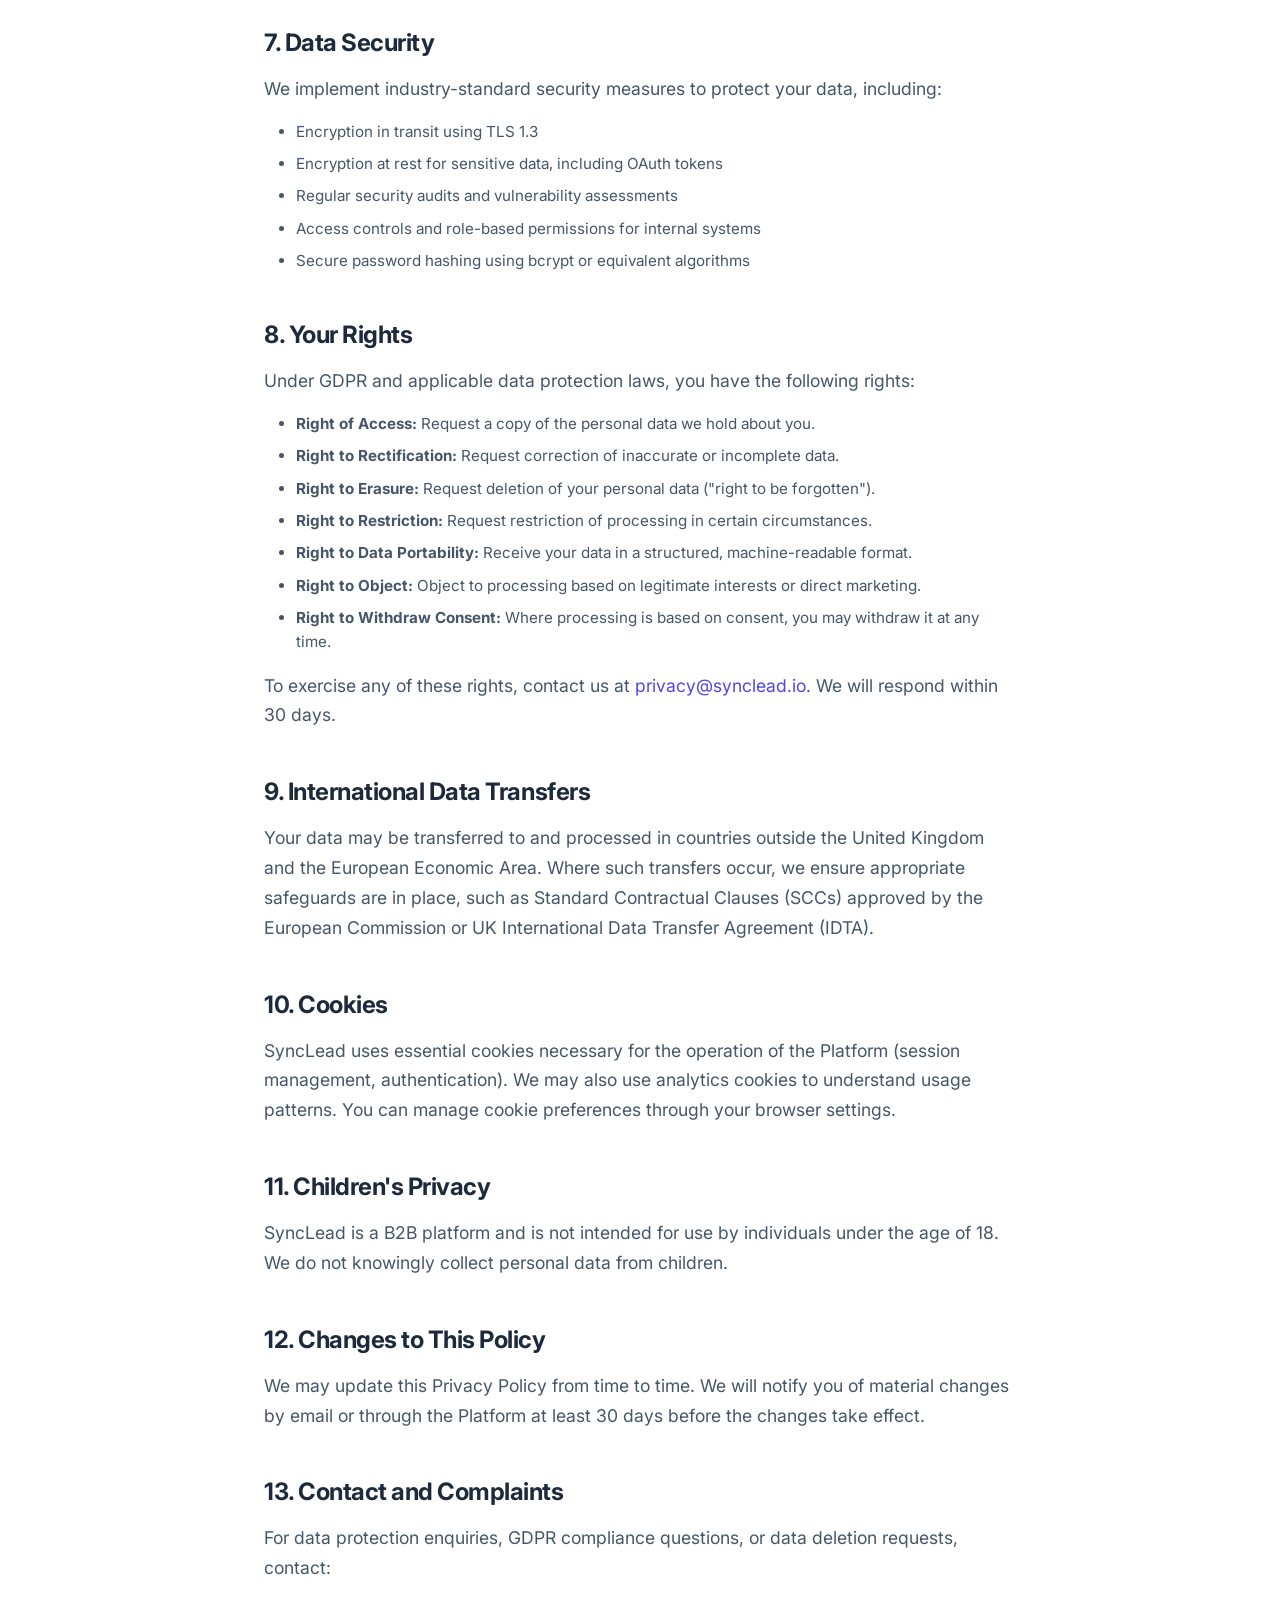
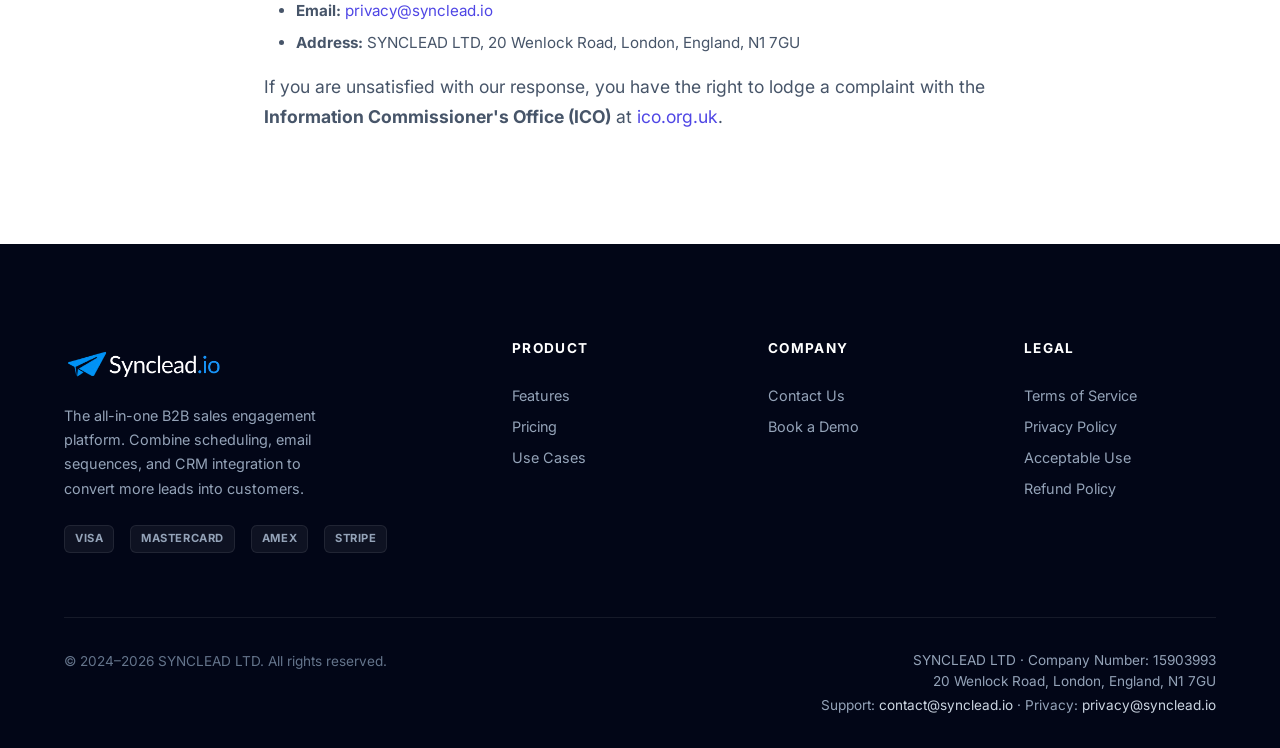
<file: privacy/index.html>
<!DOCTYPE html>
<html lang="en">
<head>
  <meta charset="UTF-8">
  <meta name="viewport" content="width=device-width, initial-scale=1.0">
  <title>Privacy Policy — SyncLead</title>
  <meta name="description" content="SyncLead Privacy Policy. Learn how SYNCLEAD LTD collects, uses, and protects your personal data. GDPR compliant. Data controller: SYNCLEAD LTD (15903993).">
  <meta name="author" content="SYNCLEAD LTD">
  <link rel="canonical" href="https://synclead.io/privacy">
  <link rel="stylesheet" href="../css/index.css">
  <link rel="icon" href="../images/favicon.svg" type="image/svg+xml">
</head>
<body>

  <!-- Navigation -->
  <nav class="navbar" id="navbar">
    <div class="container">
      <a href="../index.html" class="nav-logo"><img src="../images/logo.png" alt="SyncLead Logo"></a>
      <div class="nav-links" id="nav-links">
        <a href="../index.html">Home</a>
        <a href="../features/index.html">Features</a>
        <a href="../use-cases/index.html">Use Cases</a>
        <a href="../pricing/index.html">Pricing</a>
        <a href="../contact/index.html">Contact Us</a>
      </div>
      <div class="nav-actions" id="nav-actions">
        <a href="https://app.synclead.io/" class="btn-login">Login</a>
        <a href="https://app.synclead.io/Register" class="btn btn-primary btn-sm">Start Free Trial</a>
      </div>
      <button class="nav-toggle" id="nav-toggle" aria-label="Toggle navigation">
        <span></span><span></span><span></span>
      </button>
    </div>
  </nav>

  <!-- Page Header -->
  <section class="page-header">
    <div class="container">
      <h1>Privacy Policy</h1>
      <p>How we collect, use, and protect your personal data.</p>
    </div>
  </section>

  <!-- Privacy Content -->
  <div class="legal-content">
    <p class="legal-updated">Last updated: 28 March 2026</p>

    <h2>1. Data Controller</h2>
    <p>The data controller responsible for your personal data is:</p>
    <p><strong>SYNCLEAD LTD</strong><br>
    Company Number: 15903993<br>
    20 Wenlock Road, London, England, N1 7GU<br>
    United Kingdom</p>
    <p>For data protection enquiries, contact: <a href="mailto:privacy@synclead.io">privacy@synclead.io</a></p>

    <h2>2. Data We Collect</h2>
    <p>We collect the following categories of personal data when you use SyncLead:</p>

    <h3>2.1 Account Information</h3>
    <ul>
      <li>Full name and email address</li>
      <li>Company name and job title</li>
      <li>Account password (stored securely using industry-standard hashing)</li>
    </ul>

    <h3>2.2 Billing Information</h3>
    <ul>
      <li>Payment card details (processed and stored by Stripe; SyncLead does not store card numbers)</li>
      <li>Billing address and invoice history</li>
    </ul>

    <h3>2.3 Connected Account Data</h3>
    <ul>
      <li><strong>OAuth Tokens:</strong> When you connect Google Workspace or Microsoft 365 accounts, we store OAuth 2.0 access and refresh tokens to facilitate email sending, receiving, and calendar synchronisation. We do not store your Google or Microsoft passwords.</li>
      <li><strong>Email Metadata:</strong> Subject lines, recipients, timestamps, open/click events, and reply status for emails sent or received through SyncLead.</li>
      <li><strong>Calendar Data:</strong> Meeting schedules, event details, and availability information from connected calendars.</li>
    </ul>

    <h3>2.4 CRM Integration Data</h3>
    <ul>
      <li>Contact records, deal information, and activity data synchronised between SyncLead and connected CRM platforms (HubSpot, Salesforce, Clay).</li>
      <li>CRM API tokens and integration configuration settings.</li>
    </ul>

    <h3>2.5 Usage Data</h3>
    <ul>
      <li>IP address, browser type, device information, and referring URLs</li>
      <li>Feature usage patterns, page views, and session duration</li>
      <li>Error logs and performance data</li>
    </ul>

    <h2>3. How We Use Your Data</h2>
    <p>We use your personal data for the following purposes:</p>
    <ul>
      <li><strong>Service Delivery:</strong> To provide calendar scheduling, email engagement sequences, the Master Inbox, and CRM synchronisation features.</li>
      <li><strong>Account Management:</strong> To create and manage your account, process subscriptions, and handle billing.</li>
      <li><strong>Communication:</strong> To send service-related notifications, product updates, and respond to your inquiries.</li>
      <li><strong>Improvement:</strong> To analyse usage patterns and improve Platform features, performance, and user experience.</li>
      <li><strong>Security:</strong> To detect and prevent fraud, abuse, and security incidents.</li>
      <li><strong>Legal Compliance:</strong> To comply with applicable laws, regulations, and legal proceedings.</li>
    </ul>

    <h2>4. Legal Basis for Processing (GDPR)</h2>
    <p>Where GDPR applies, we process personal data under the following legal bases:</p>
    <ul>
      <li><strong>Contract Performance:</strong> Processing necessary to provide the SyncLead service you have subscribed to (Article 6(1)(b)).</li>
      <li><strong>Legitimate Interest:</strong> Processing necessary for our legitimate interests, such as improving our services, preventing fraud, and ensuring security (Article 6(1)(f)).</li>
      <li><strong>Consent:</strong> Where you have given explicit consent, such as for marketing communications (Article 6(1)(a)).</li>
      <li><strong>Legal Obligation:</strong> Processing required to comply with legal obligations (Article 6(1)(c)).</li>
    </ul>

    <h2>5. Data Sharing</h2>
    <p>We do not sell your personal data. We may share data with the following categories of third parties:</p>
    <ul>
      <li><strong>Payment Processor:</strong> Stripe, Inc. — for processing subscription payments securely.</li>
      <li><strong>Cloud Infrastructure:</strong> Hosting providers for data storage and processing.</li>
      <li><strong>CRM Platforms:</strong> HubSpot, Salesforce, and Clay — only when you actively configure and enable these integrations.</li>
      <li><strong>Email Providers:</strong> Google and Microsoft — through their APIs when you connect your accounts.</li>
      <li><strong>Analytics:</strong> Aggregated, anonymised usage data for service improvement.</li>
      <li><strong>Legal Requirements:</strong> When required by law, regulation, or valid legal process.</li>
    </ul>

    <h2>6. Data Retention</h2>
    <p>We retain your personal data for as long as your account is active or as needed to provide you with the Platform's services. When you cancel your subscription:</p>
    <ul>
      <li>Your data will be retained for <strong>30 days</strong> after the end of your subscription period, during which you may reactivate your account.</li>
      <li>After 30 days, your personal data, connected account tokens, and email data will be permanently deleted from our systems.</li>
      <li>Billing records may be retained for up to <strong>7 years</strong> as required by UK tax and accounting regulations.</li>
    </ul>

    <h2>7. Data Security</h2>
    <p>We implement industry-standard security measures to protect your data, including:</p>
    <ul>
      <li>Encryption in transit using TLS 1.3</li>
      <li>Encryption at rest for sensitive data, including OAuth tokens</li>
      <li>Regular security audits and vulnerability assessments</li>
      <li>Access controls and role-based permissions for internal systems</li>
      <li>Secure password hashing using bcrypt or equivalent algorithms</li>
    </ul>

    <h2>8. Your Rights</h2>
    <p>Under GDPR and applicable data protection laws, you have the following rights:</p>
    <ul>
      <li><strong>Right of Access:</strong> Request a copy of the personal data we hold about you.</li>
      <li><strong>Right to Rectification:</strong> Request correction of inaccurate or incomplete data.</li>
      <li><strong>Right to Erasure:</strong> Request deletion of your personal data ("right to be forgotten").</li>
      <li><strong>Right to Restriction:</strong> Request restriction of processing in certain circumstances.</li>
      <li><strong>Right to Data Portability:</strong> Receive your data in a structured, machine-readable format.</li>
      <li><strong>Right to Object:</strong> Object to processing based on legitimate interests or direct marketing.</li>
      <li><strong>Right to Withdraw Consent:</strong> Where processing is based on consent, you may withdraw it at any time.</li>
    </ul>
    <p>To exercise any of these rights, contact us at <a href="mailto:privacy@synclead.io">privacy@synclead.io</a>. We will respond within 30 days.</p>

    <h2>9. International Data Transfers</h2>
    <p>Your data may be transferred to and processed in countries outside the United Kingdom and the European Economic Area. Where such transfers occur, we ensure appropriate safeguards are in place, such as Standard Contractual Clauses (SCCs) approved by the European Commission or UK International Data Transfer Agreement (IDTA).</p>

    <h2>10. Cookies</h2>
    <p>SyncLead uses essential cookies necessary for the operation of the Platform (session management, authentication). We may also use analytics cookies to understand usage patterns. You can manage cookie preferences through your browser settings.</p>

    <h2>11. Children's Privacy</h2>
    <p>SyncLead is a B2B platform and is not intended for use by individuals under the age of 18. We do not knowingly collect personal data from children.</p>

    <h2>12. Changes to This Policy</h2>
    <p>We may update this Privacy Policy from time to time. We will notify you of material changes by email or through the Platform at least 30 days before the changes take effect.</p>

    <h2>13. Contact and Complaints</h2>
    <p>For data protection enquiries, GDPR compliance questions, or data deletion requests, contact:</p>
    <ul>
      <li><strong>Email:</strong> <a href="mailto:privacy@synclead.io">privacy@synclead.io</a></li>
      <li><strong>Address:</strong> SYNCLEAD LTD, 20 Wenlock Road, London, England, N1 7GU</li>
    </ul>
    <p>If you are unsatisfied with our response, you have the right to lodge a complaint with the <strong>Information Commissioner's Office (ICO)</strong> at <a href="https://ico.org.uk" target="_blank" rel="noopener">ico.org.uk</a>.</p>
  </div>

  <!-- Footer -->
  <footer class="footer" id="footer">
    <div class="container">
      <div class="footer-grid">
        <div class="footer-brand">
          <div class="nav-logo"><img src="../images/logo.png" alt="SyncLead Logo"></div>
          <p>The all-in-one B2B sales engagement platform. Combine scheduling, email sequences, and CRM integration to convert more leads into customers.</p>
          <div class="payment-icons">
            <span class="payment-icon">Visa</span>
            <span class="payment-icon">Mastercard</span>
            <span class="payment-icon">Amex</span>
            <span class="payment-icon">Stripe</span>
          </div>
        </div>
        <div class="footer-column">
          <h4>Product</h4>
          <a href="../features/index.html">Features</a>
          <a href="../pricing/index.html">Pricing</a>
          <a href="../use-cases/index.html">Use Cases</a>
        </div>
        <div class="footer-column">
          <h4>Company</h4>
          <a href="../contact/index.html">Contact Us</a>
          <a href="https://calendly.com/mubashar_ali/mubashar">Book a Demo</a>
        </div>
        <div class="footer-column">
          <h4>Legal</h4>
          <a href="../terms/index.html">Terms of Service</a>
          <a href="../privacy/index.html">Privacy Policy</a>
          <a href="../acceptable-use/index.html">Acceptable Use</a>
          <a href="../refund/index.html">Refund Policy</a>
        </div>
      </div>
      <div class="footer-bottom">
        <p>&copy; 2024–2026 SYNCLEAD LTD. All rights reserved.</p>
        <div class="footer-legal">
          <p>SYNCLEAD LTD &middot; Company Number: 15903993<br>
          20 Wenlock Road, London, England, N1 7GU</p>
          <p>Support: <a href="mailto:contact@synclead.io">contact@synclead.io</a> &middot; Privacy: <a href="mailto:privacy@synclead.io">privacy@synclead.io</a></p>
        </div>
      </div>
    </div>
  </footer>

  <script src="../js/main.js"></script>
</body>
</html>
</file>
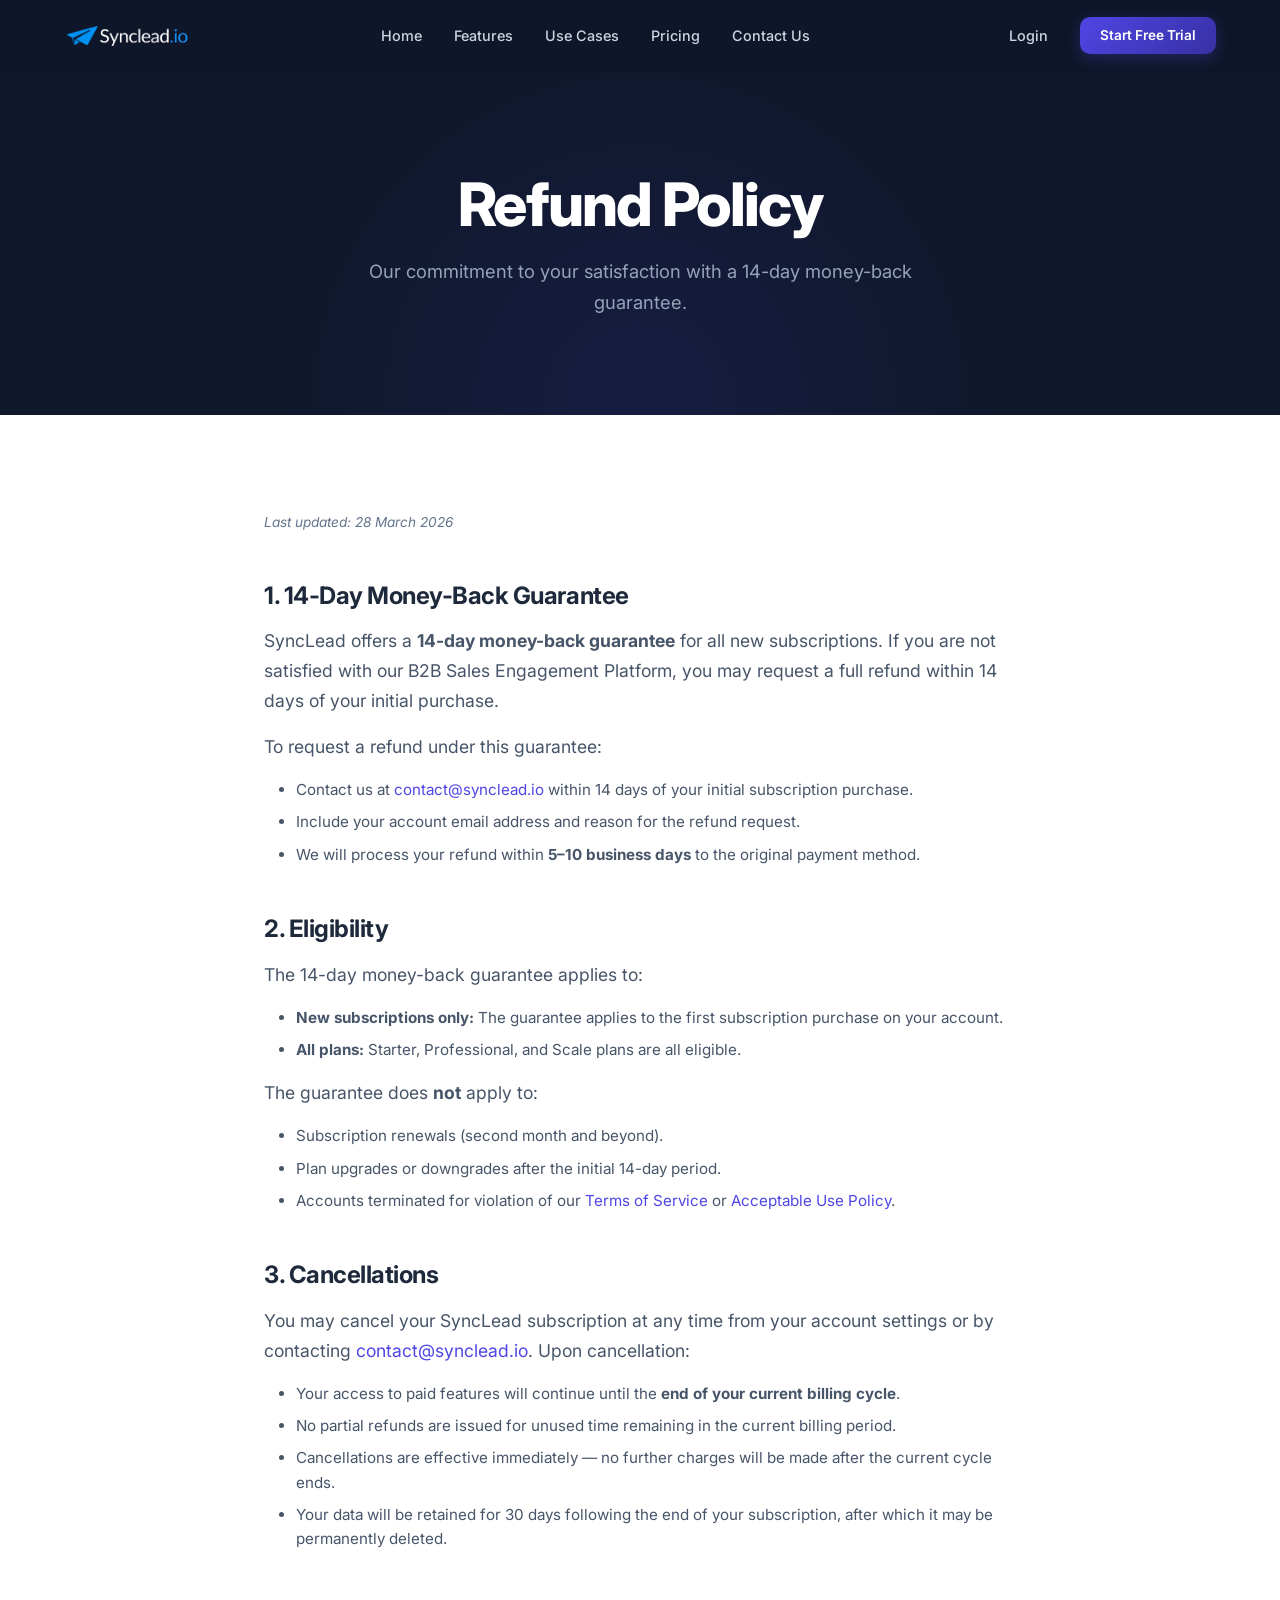
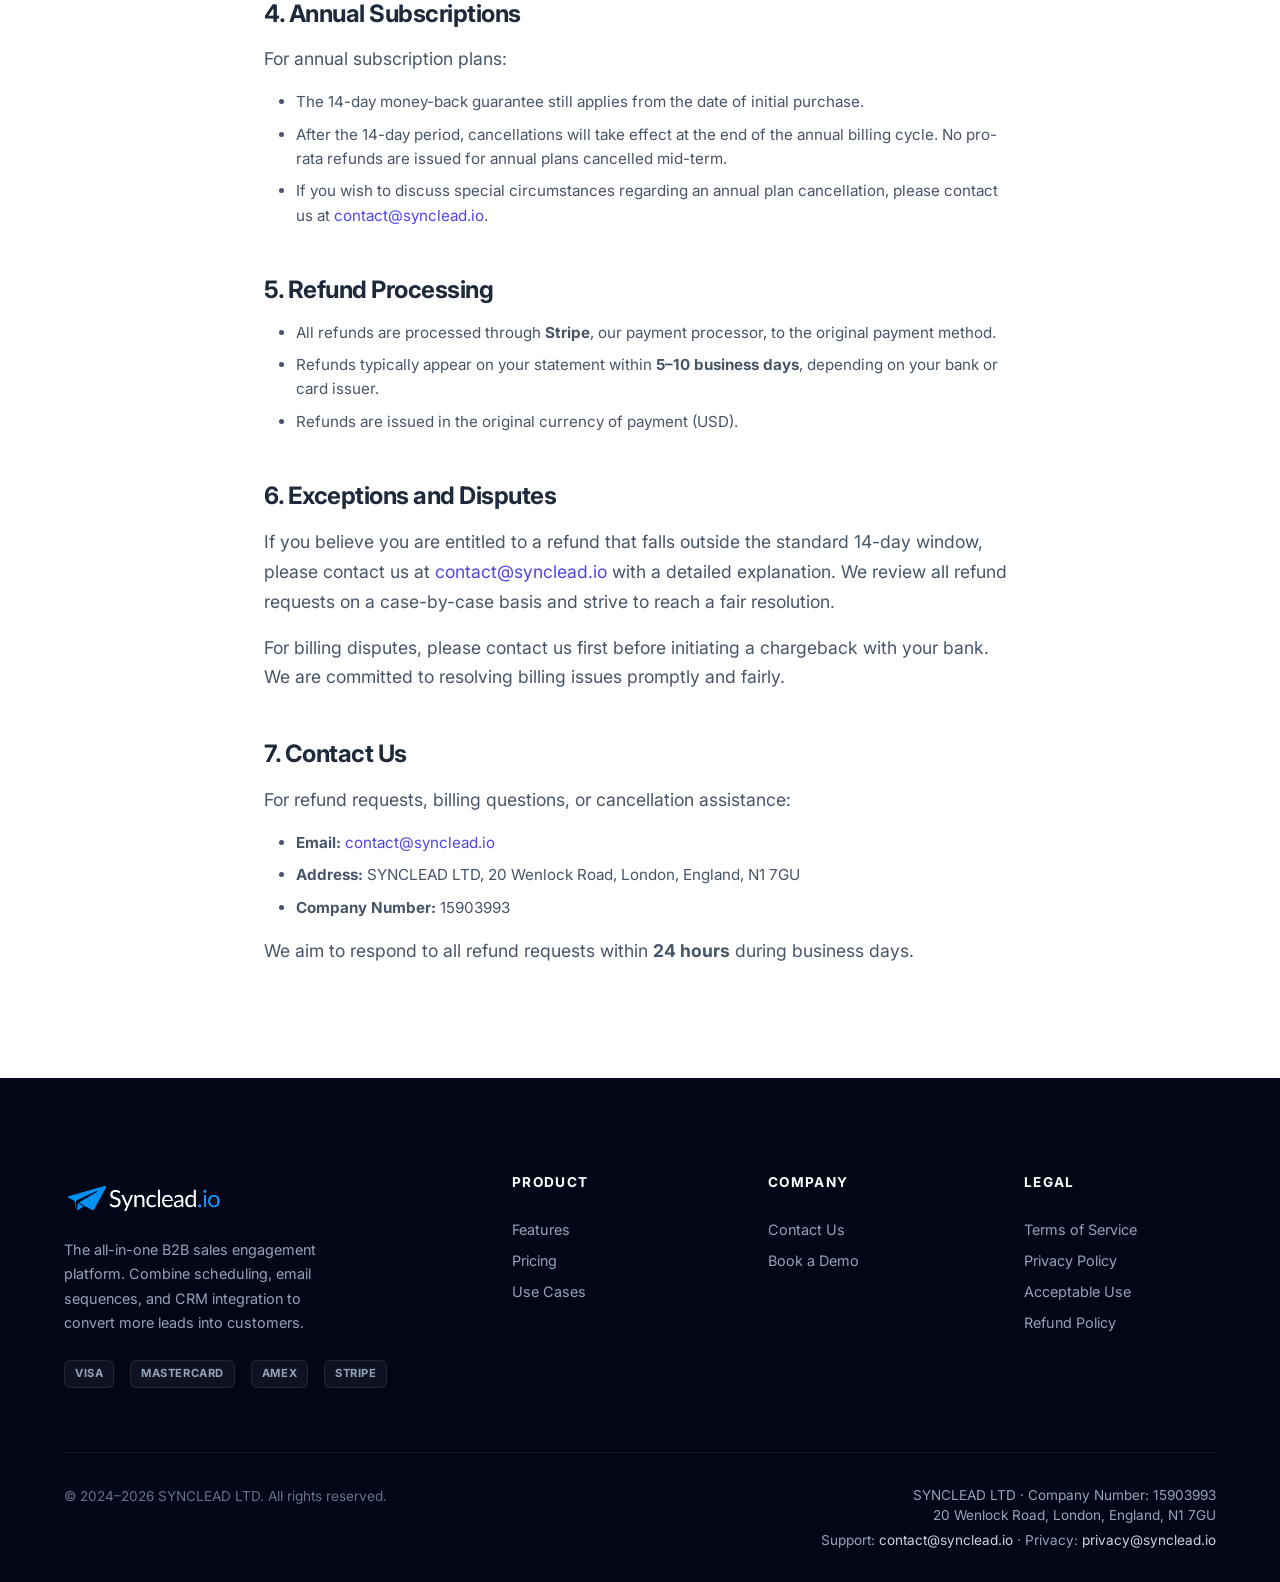
<file: refund/index.html>
<!DOCTYPE html>
<html lang="en">
<head>
  <meta charset="UTF-8">
  <meta name="viewport" content="width=device-width, initial-scale=1.0">
  <title>Refund Policy — SyncLead</title>
  <meta name="description" content="SyncLead Refund Policy. 14-day money-back guarantee for all new subscriptions. Learn about our cancellation process, refund eligibility, and billing cycle policies.">
  <meta name="author" content="SYNCLEAD LTD">
  <link rel="canonical" href="https://synclead.io/refund">
  <link rel="stylesheet" href="../css/index.css">
  <link rel="icon" href="../images/favicon.svg" type="image/svg+xml">
</head>
<body>

  <!-- Navigation -->
  <nav class="navbar" id="navbar">
    <div class="container">
      <a href="../index.html" class="nav-logo"><img src="../images/logo.png" alt="SyncLead Logo"></a>
      <div class="nav-links" id="nav-links">
        <a href="../index.html">Home</a>
        <a href="../features/index.html">Features</a>
        <a href="../use-cases/index.html">Use Cases</a>
        <a href="../pricing/index.html">Pricing</a>
        <a href="../contact/index.html">Contact Us</a>
      </div>
      <div class="nav-actions" id="nav-actions">
        <a href="https://app.synclead.io/" class="btn-login">Login</a>
        <a href="https://app.synclead.io/Register" class="btn btn-primary btn-sm">Start Free Trial</a>
      </div>
      <button class="nav-toggle" id="nav-toggle" aria-label="Toggle navigation">
        <span></span><span></span><span></span>
      </button>
    </div>
  </nav>

  <!-- Page Header -->
  <section class="page-header">
    <div class="container">
      <h1>Refund Policy</h1>
      <p>Our commitment to your satisfaction with a 14-day money-back guarantee.</p>
    </div>
  </section>

  <!-- Refund Content -->
  <div class="legal-content">
    <p class="legal-updated">Last updated: 28 March 2026</p>

    <h2>1. 14-Day Money-Back Guarantee</h2>
    <p>SyncLead offers a <strong>14-day money-back guarantee</strong> for all new subscriptions. If you are not satisfied with our B2B Sales Engagement Platform, you may request a full refund within 14 days of your initial purchase.</p>
    <p>To request a refund under this guarantee:</p>
    <ul>
      <li>Contact us at <a href="mailto:contact@synclead.io">contact@synclead.io</a> within 14 days of your initial subscription purchase.</li>
      <li>Include your account email address and reason for the refund request.</li>
      <li>We will process your refund within <strong>5–10 business days</strong> to the original payment method.</li>
    </ul>

    <h2>2. Eligibility</h2>
    <p>The 14-day money-back guarantee applies to:</p>
    <ul>
      <li><strong>New subscriptions only:</strong> The guarantee applies to the first subscription purchase on your account.</li>
      <li><strong>All plans:</strong> Starter, Professional, and Scale plans are all eligible.</li>
    </ul>
    <p>The guarantee does <strong>not</strong> apply to:</p>
    <ul>
      <li>Subscription renewals (second month and beyond).</li>
      <li>Plan upgrades or downgrades after the initial 14-day period.</li>
      <li>Accounts terminated for violation of our <a href="../terms/index.html">Terms of Service</a> or <a href="../acceptable-use/index.html">Acceptable Use Policy</a>.</li>
    </ul>

    <h2>3. Cancellations</h2>
    <p>You may cancel your SyncLead subscription at any time from your account settings or by contacting <a href="mailto:contact@synclead.io">contact@synclead.io</a>. Upon cancellation:</p>
    <ul>
      <li>Your access to paid features will continue until the <strong>end of your current billing cycle</strong>.</li>
      <li>No partial refunds are issued for unused time remaining in the current billing period.</li>
      <li>Cancellations are effective immediately — no further charges will be made after the current cycle ends.</li>
      <li>Your data will be retained for 30 days following the end of your subscription, after which it may be permanently deleted.</li>
    </ul>

    <h2>4. Annual Subscriptions</h2>
    <p>For annual subscription plans:</p>
    <ul>
      <li>The 14-day money-back guarantee still applies from the date of initial purchase.</li>
      <li>After the 14-day period, cancellations will take effect at the end of the annual billing cycle. No pro-rata refunds are issued for annual plans cancelled mid-term.</li>
      <li>If you wish to discuss special circumstances regarding an annual plan cancellation, please contact us at <a href="mailto:contact@synclead.io">contact@synclead.io</a>.</li>
    </ul>

    <h2>5. Refund Processing</h2>
    <ul>
      <li>All refunds are processed through <strong>Stripe</strong>, our payment processor, to the original payment method.</li>
      <li>Refunds typically appear on your statement within <strong>5–10 business days</strong>, depending on your bank or card issuer.</li>
      <li>Refunds are issued in the original currency of payment (USD).</li>
    </ul>

    <h2>6. Exceptions and Disputes</h2>
    <p>If you believe you are entitled to a refund that falls outside the standard 14-day window, please contact us at <a href="mailto:contact@synclead.io">contact@synclead.io</a> with a detailed explanation. We review all refund requests on a case-by-case basis and strive to reach a fair resolution.</p>
    <p>For billing disputes, please contact us first before initiating a chargeback with your bank. We are committed to resolving billing issues promptly and fairly.</p>

    <h2>7. Contact Us</h2>
    <p>For refund requests, billing questions, or cancellation assistance:</p>
    <ul>
      <li><strong>Email:</strong> <a href="mailto:contact@synclead.io">contact@synclead.io</a></li>
      <li><strong>Address:</strong> SYNCLEAD LTD, 20 Wenlock Road, London, England, N1 7GU</li>
      <li><strong>Company Number:</strong> 15903993</li>
    </ul>
    <p>We aim to respond to all refund requests within <strong>24 hours</strong> during business days.</p>
  </div>

  <!-- Footer -->
  <footer class="footer" id="footer">
    <div class="container">
      <div class="footer-grid">
        <div class="footer-brand">
          <div class="nav-logo"><img src="../images/logo.png" alt="SyncLead Logo"></div>
          <p>The all-in-one B2B sales engagement platform. Combine scheduling, email sequences, and CRM integration to convert more leads into customers.</p>
          <div class="payment-icons">
            <span class="payment-icon">Visa</span>
            <span class="payment-icon">Mastercard</span>
            <span class="payment-icon">Amex</span>
            <span class="payment-icon">Stripe</span>
          </div>
        </div>
        <div class="footer-column">
          <h4>Product</h4>
          <a href="../features/index.html">Features</a>
          <a href="../pricing/index.html">Pricing</a>
          <a href="../use-cases/index.html">Use Cases</a>
        </div>
        <div class="footer-column">
          <h4>Company</h4>
          <a href="../contact/index.html">Contact Us</a>
          <a href="https://calendly.com/mubashar_ali/mubashar">Book a Demo</a>
        </div>
        <div class="footer-column">
          <h4>Legal</h4>
          <a href="../terms/index.html">Terms of Service</a>
          <a href="../privacy/index.html">Privacy Policy</a>
          <a href="../acceptable-use/index.html">Acceptable Use</a>
          <a href="../refund/index.html">Refund Policy</a>
        </div>
      </div>
      <div class="footer-bottom">
        <p>&copy; 2024–2026 SYNCLEAD LTD. All rights reserved.</p>
        <div class="footer-legal">
          <p>SYNCLEAD LTD &middot; Company Number: 15903993<br>
          20 Wenlock Road, London, England, N1 7GU</p>
          <p>Support: <a href="mailto:contact@synclead.io">contact@synclead.io</a> &middot; Privacy: <a href="mailto:privacy@synclead.io">privacy@synclead.io</a></p>
        </div>
      </div>
    </div>
  </footer>

  <script src="../js/main.js"></script>
</body>
</html>
</file>
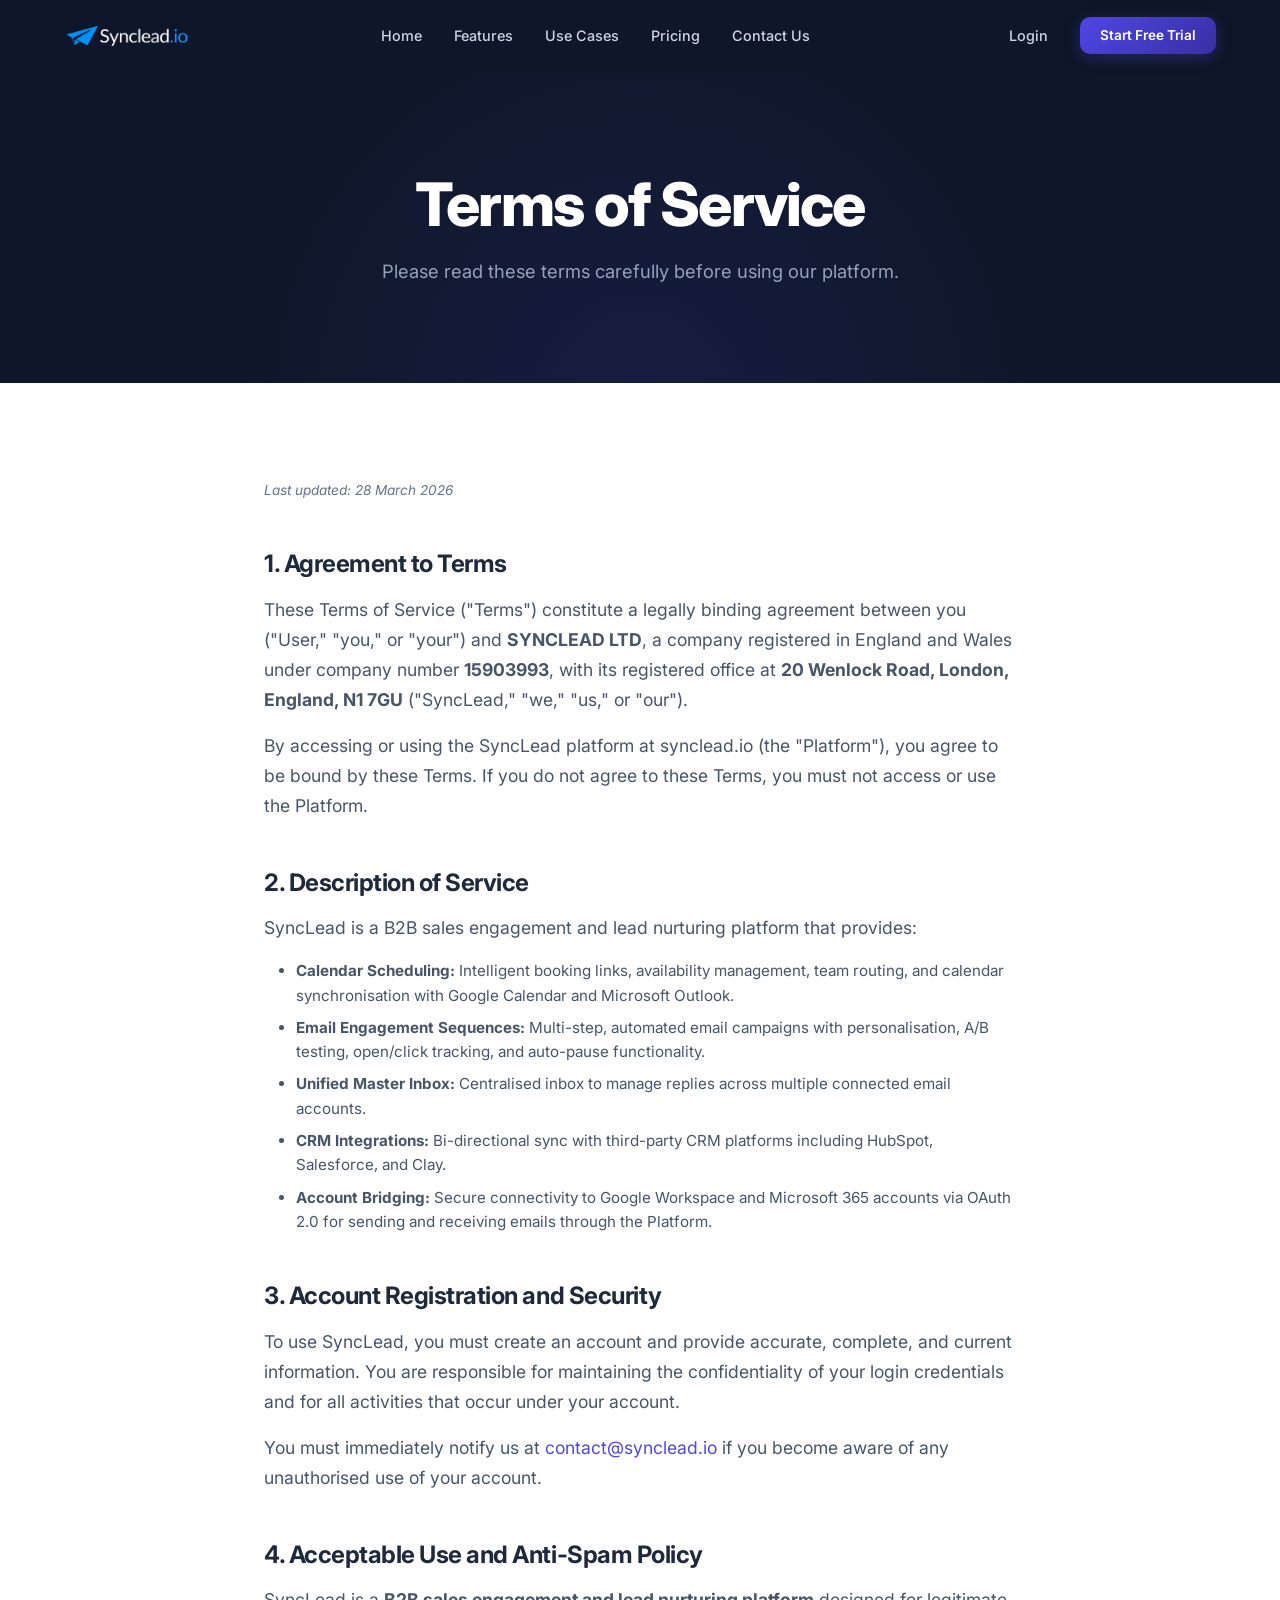
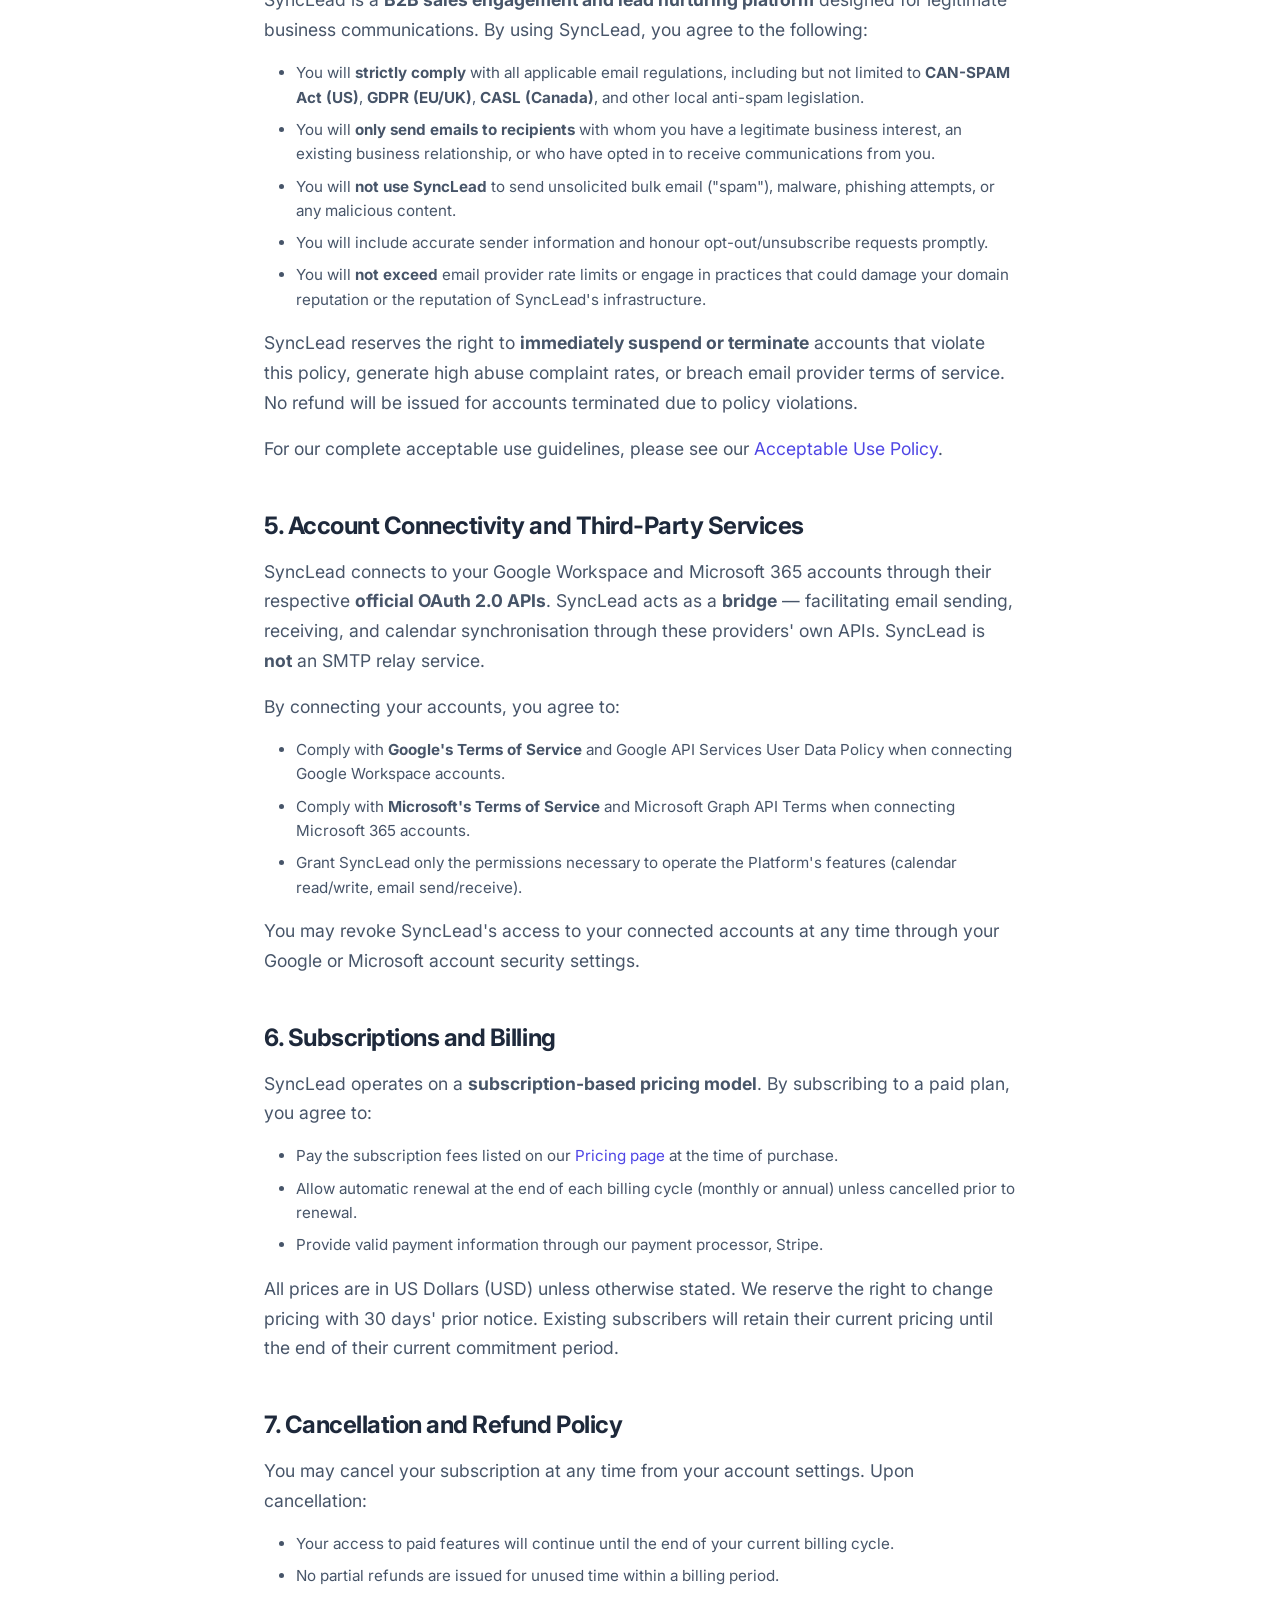
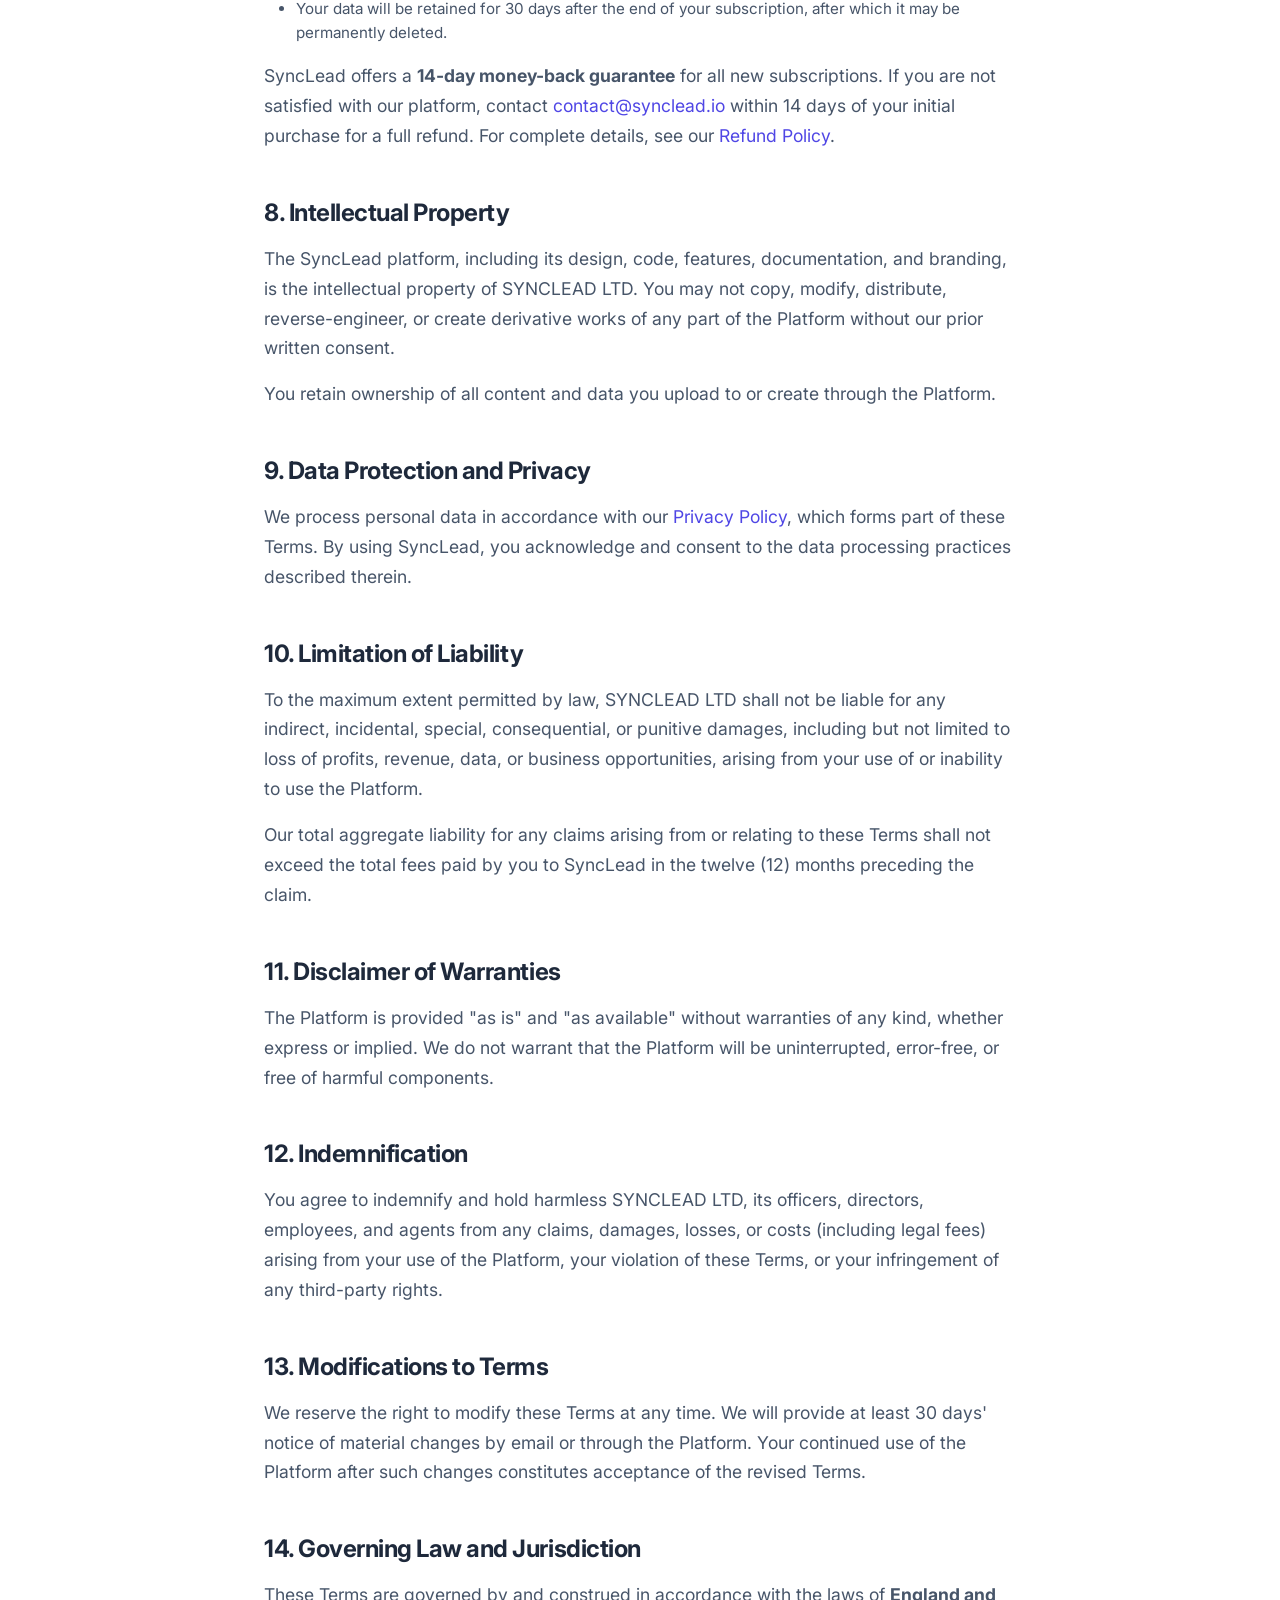
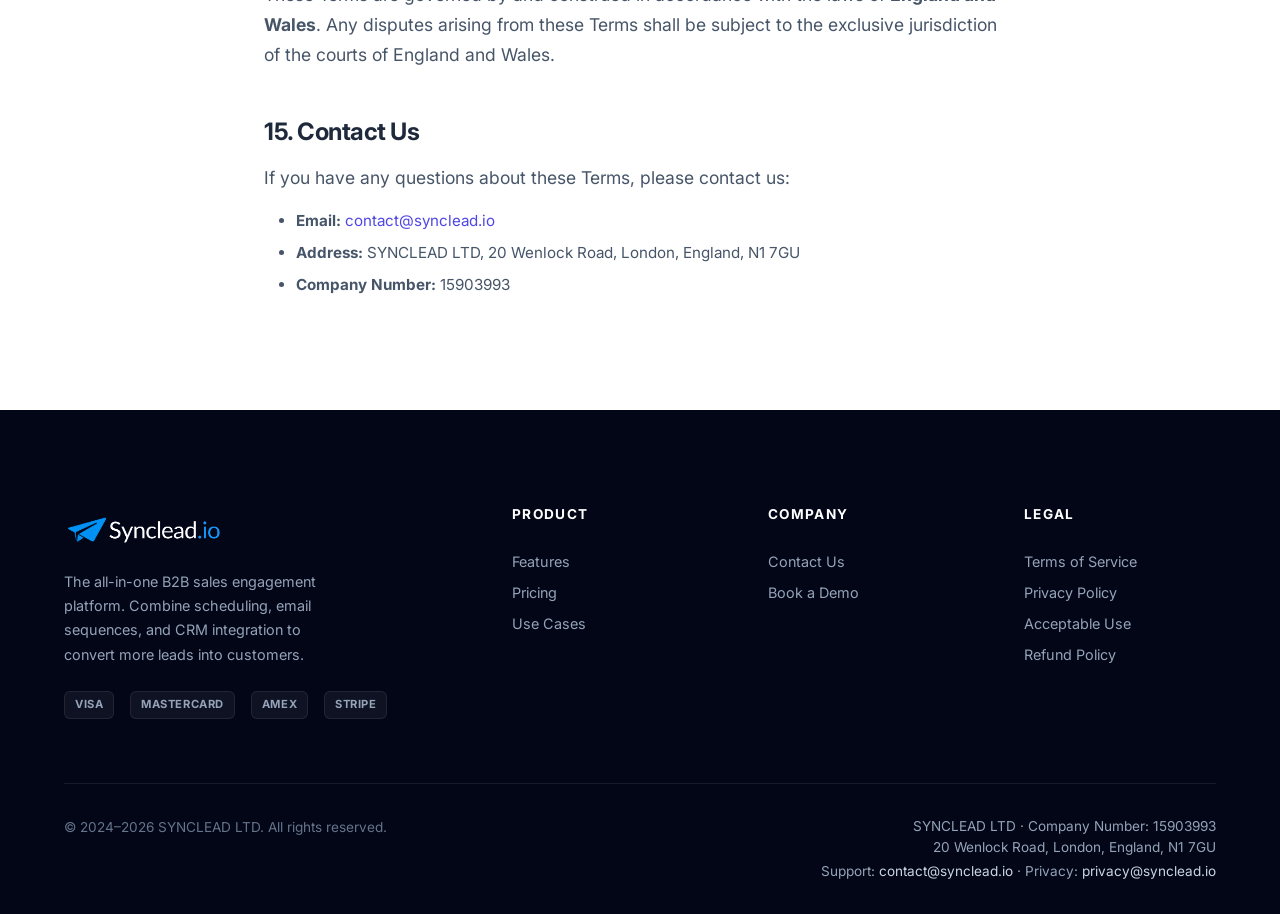
<file: terms/index.html>
<!DOCTYPE html>
<html lang="en">
<head>
  <meta charset="UTF-8">
  <meta name="viewport" content="width=device-width, initial-scale=1.0">
  <title>Terms of Service — SyncLead</title>
  <meta name="description" content="Terms of Service for SyncLead, the B2B sales engagement platform operated by SYNCLEAD LTD (Company No. 15903993). Covers acceptable use, anti-spam policy, account connectivity, and subscription terms.">
  <meta name="author" content="SYNCLEAD LTD">
  <link rel="canonical" href="https://synclead.io/terms">
  <link rel="stylesheet" href="../css/index.css">
  <link rel="icon" href="../images/favicon.svg" type="image/svg+xml">
</head>
<body>

  <!-- Navigation -->
  <nav class="navbar" id="navbar">
    <div class="container">
      <a href="../index.html" class="nav-logo"><img src="../images/logo.png" alt="SyncLead Logo"></a>
      <div class="nav-links" id="nav-links">
        <a href="../index.html">Home</a>
        <a href="../features/index.html">Features</a>
        <a href="../use-cases/index.html">Use Cases</a>
        <a href="../pricing/index.html">Pricing</a>
        <a href="../contact/index.html">Contact Us</a>
      </div>
      <div class="nav-actions" id="nav-actions">
        <a href="https://app.synclead.io/" class="btn-login">Login</a>
        <a href="https://app.synclead.io/Register" class="btn btn-primary btn-sm">Start Free Trial</a>
      </div>
      <button class="nav-toggle" id="nav-toggle" aria-label="Toggle navigation">
        <span></span><span></span><span></span>
      </button>
    </div>
  </nav>

  <!-- Page Header -->
  <section class="page-header">
    <div class="container">
      <h1>Terms of Service</h1>
      <p>Please read these terms carefully before using our platform.</p>
    </div>
  </section>

  <!-- Terms Content -->
  <div class="legal-content">
    <p class="legal-updated">Last updated: 28 March 2026</p>

    <h2>1. Agreement to Terms</h2>
    <p>These Terms of Service ("Terms") constitute a legally binding agreement between you ("User," "you," or "your") and <strong>SYNCLEAD LTD</strong>, a company registered in England and Wales under company number <strong>15903993</strong>, with its registered office at <strong>20 Wenlock Road, London, England, N1 7GU</strong> ("SyncLead," "we," "us," or "our").</p>
    <p>By accessing or using the SyncLead platform at synclead.io (the "Platform"), you agree to be bound by these Terms. If you do not agree to these Terms, you must not access or use the Platform.</p>

    <h2>2. Description of Service</h2>
    <p>SyncLead is a B2B sales engagement and lead nurturing platform that provides:</p>
    <ul>
      <li><strong>Calendar Scheduling:</strong> Intelligent booking links, availability management, team routing, and calendar synchronisation with Google Calendar and Microsoft Outlook.</li>
      <li><strong>Email Engagement Sequences:</strong> Multi-step, automated email campaigns with personalisation, A/B testing, open/click tracking, and auto-pause functionality.</li>
      <li><strong>Unified Master Inbox:</strong> Centralised inbox to manage replies across multiple connected email accounts.</li>
      <li><strong>CRM Integrations:</strong> Bi-directional sync with third-party CRM platforms including HubSpot, Salesforce, and Clay.</li>
      <li><strong>Account Bridging:</strong> Secure connectivity to Google Workspace and Microsoft 365 accounts via OAuth 2.0 for sending and receiving emails through the Platform.</li>
    </ul>

    <h2>3. Account Registration and Security</h2>
    <p>To use SyncLead, you must create an account and provide accurate, complete, and current information. You are responsible for maintaining the confidentiality of your login credentials and for all activities that occur under your account.</p>
    <p>You must immediately notify us at <a href="mailto:contact@synclead.io">contact@synclead.io</a> if you become aware of any unauthorised use of your account.</p>

    <h2>4. Acceptable Use and Anti-Spam Policy</h2>
    <p>SyncLead is a <strong>B2B sales engagement and lead nurturing platform</strong> designed for legitimate business communications. By using SyncLead, you agree to the following:</p>
    <ul>
      <li>You will <strong>strictly comply</strong> with all applicable email regulations, including but not limited to <strong>CAN-SPAM Act (US)</strong>, <strong>GDPR (EU/UK)</strong>, <strong>CASL (Canada)</strong>, and other local anti-spam legislation.</li>
      <li>You will <strong>only send emails to recipients</strong> with whom you have a legitimate business interest, an existing business relationship, or who have opted in to receive communications from you.</li>
      <li>You will <strong>not use SyncLead</strong> to send unsolicited bulk email ("spam"), malware, phishing attempts, or any malicious content.</li>
      <li>You will include accurate sender information and honour opt-out/unsubscribe requests promptly.</li>
      <li>You will <strong>not exceed</strong> email provider rate limits or engage in practices that could damage your domain reputation or the reputation of SyncLead's infrastructure.</li>
    </ul>
    <p>SyncLead reserves the right to <strong>immediately suspend or terminate</strong> accounts that violate this policy, generate high abuse complaint rates, or breach email provider terms of service. No refund will be issued for accounts terminated due to policy violations.</p>
    <p>For our complete acceptable use guidelines, please see our <a href="../acceptable-use/index.html">Acceptable Use Policy</a>.</p>

    <h2>5. Account Connectivity and Third-Party Services</h2>
    <p>SyncLead connects to your Google Workspace and Microsoft 365 accounts through their respective <strong>official OAuth 2.0 APIs</strong>. SyncLead acts as a <strong>bridge</strong> — facilitating email sending, receiving, and calendar synchronisation through these providers' own APIs. SyncLead is <strong>not</strong> an SMTP relay service.</p>
    <p>By connecting your accounts, you agree to:</p>
    <ul>
      <li>Comply with <strong>Google's Terms of Service</strong> and Google API Services User Data Policy when connecting Google Workspace accounts.</li>
      <li>Comply with <strong>Microsoft's Terms of Service</strong> and Microsoft Graph API Terms when connecting Microsoft 365 accounts.</li>
      <li>Grant SyncLead only the permissions necessary to operate the Platform's features (calendar read/write, email send/receive).</li>
    </ul>
    <p>You may revoke SyncLead's access to your connected accounts at any time through your Google or Microsoft account security settings.</p>

    <h2>6. Subscriptions and Billing</h2>
    <p>SyncLead operates on a <strong>subscription-based pricing model</strong>. By subscribing to a paid plan, you agree to:</p>
    <ul>
      <li>Pay the subscription fees listed on our <a href="../pricing/index.html">Pricing page</a> at the time of purchase.</li>
      <li>Allow automatic renewal at the end of each billing cycle (monthly or annual) unless cancelled prior to renewal.</li>
      <li>Provide valid payment information through our payment processor, Stripe.</li>
    </ul>
    <p>All prices are in US Dollars (USD) unless otherwise stated. We reserve the right to change pricing with 30 days' prior notice. Existing subscribers will retain their current pricing until the end of their current commitment period.</p>

    <h2>7. Cancellation and Refund Policy</h2>
    <p>You may cancel your subscription at any time from your account settings. Upon cancellation:</p>
    <ul>
      <li>Your access to paid features will continue until the end of your current billing cycle.</li>
      <li>No partial refunds are issued for unused time within a billing period.</li>
      <li>Your data will be retained for 30 days after the end of your subscription, after which it may be permanently deleted.</li>
    </ul>
    <p>SyncLead offers a <strong>14-day money-back guarantee</strong> for all new subscriptions. If you are not satisfied with our platform, contact <a href="mailto:contact@synclead.io">contact@synclead.io</a> within 14 days of your initial purchase for a full refund. For complete details, see our <a href="../refund/index.html">Refund Policy</a>.</p>

    <h2>8. Intellectual Property</h2>
    <p>The SyncLead platform, including its design, code, features, documentation, and branding, is the intellectual property of SYNCLEAD LTD. You may not copy, modify, distribute, reverse-engineer, or create derivative works of any part of the Platform without our prior written consent.</p>
    <p>You retain ownership of all content and data you upload to or create through the Platform.</p>

    <h2>9. Data Protection and Privacy</h2>
    <p>We process personal data in accordance with our <a href="../privacy/index.html">Privacy Policy</a>, which forms part of these Terms. By using SyncLead, you acknowledge and consent to the data processing practices described therein.</p>

    <h2>10. Limitation of Liability</h2>
    <p>To the maximum extent permitted by law, SYNCLEAD LTD shall not be liable for any indirect, incidental, special, consequential, or punitive damages, including but not limited to loss of profits, revenue, data, or business opportunities, arising from your use of or inability to use the Platform.</p>
    <p>Our total aggregate liability for any claims arising from or relating to these Terms shall not exceed the total fees paid by you to SyncLead in the twelve (12) months preceding the claim.</p>

    <h2>11. Disclaimer of Warranties</h2>
    <p>The Platform is provided "as is" and "as available" without warranties of any kind, whether express or implied. We do not warrant that the Platform will be uninterrupted, error-free, or free of harmful components.</p>

    <h2>12. Indemnification</h2>
    <p>You agree to indemnify and hold harmless SYNCLEAD LTD, its officers, directors, employees, and agents from any claims, damages, losses, or costs (including legal fees) arising from your use of the Platform, your violation of these Terms, or your infringement of any third-party rights.</p>

    <h2>13. Modifications to Terms</h2>
    <p>We reserve the right to modify these Terms at any time. We will provide at least 30 days' notice of material changes by email or through the Platform. Your continued use of the Platform after such changes constitutes acceptance of the revised Terms.</p>

    <h2>14. Governing Law and Jurisdiction</h2>
    <p>These Terms are governed by and construed in accordance with the laws of <strong>England and Wales</strong>. Any disputes arising from these Terms shall be subject to the exclusive jurisdiction of the courts of England and Wales.</p>

    <h2>15. Contact Us</h2>
    <p>If you have any questions about these Terms, please contact us:</p>
    <ul>
      <li><strong>Email:</strong> <a href="mailto:contact@synclead.io">contact@synclead.io</a></li>
      <li><strong>Address:</strong> SYNCLEAD LTD, 20 Wenlock Road, London, England, N1 7GU</li>
      <li><strong>Company Number:</strong> 15903993</li>
    </ul>
  </div>

  <!-- Footer -->
  <footer class="footer" id="footer">
    <div class="container">
      <div class="footer-grid">
        <div class="footer-brand">
          <div class="nav-logo"><img src="../images/logo.png" alt="SyncLead Logo"></div>
          <p>The all-in-one B2B sales engagement platform. Combine scheduling, email sequences, and CRM integration to convert more leads into customers.</p>
          <div class="payment-icons">
            <span class="payment-icon">Visa</span>
            <span class="payment-icon">Mastercard</span>
            <span class="payment-icon">Amex</span>
            <span class="payment-icon">Stripe</span>
          </div>
        </div>
        <div class="footer-column">
          <h4>Product</h4>
          <a href="../features/index.html">Features</a>
          <a href="../pricing/index.html">Pricing</a>
          <a href="../use-cases/index.html">Use Cases</a>
        </div>
        <div class="footer-column">
          <h4>Company</h4>
          <a href="../contact/index.html">Contact Us</a>
          <a href="https://calendly.com/mubashar_ali/mubashar">Book a Demo</a>
        </div>
        <div class="footer-column">
          <h4>Legal</h4>
          <a href="../terms/index.html">Terms of Service</a>
          <a href="../privacy/index.html">Privacy Policy</a>
          <a href="../acceptable-use/index.html">Acceptable Use</a>
          <a href="../refund/index.html">Refund Policy</a>
        </div>
      </div>
      <div class="footer-bottom">
        <p>&copy; 2024–2026 SYNCLEAD LTD. All rights reserved.</p>
        <div class="footer-legal">
          <p>SYNCLEAD LTD &middot; Company Number: 15903993<br>
          20 Wenlock Road, London, England, N1 7GU</p>
          <p>Support: <a href="mailto:contact@synclead.io">contact@synclead.io</a> &middot; Privacy: <a href="mailto:privacy@synclead.io">privacy@synclead.io</a></p>
        </div>
      </div>
    </div>
  </footer>

  <script src="../js/main.js"></script>
</body>
</html>
</file>
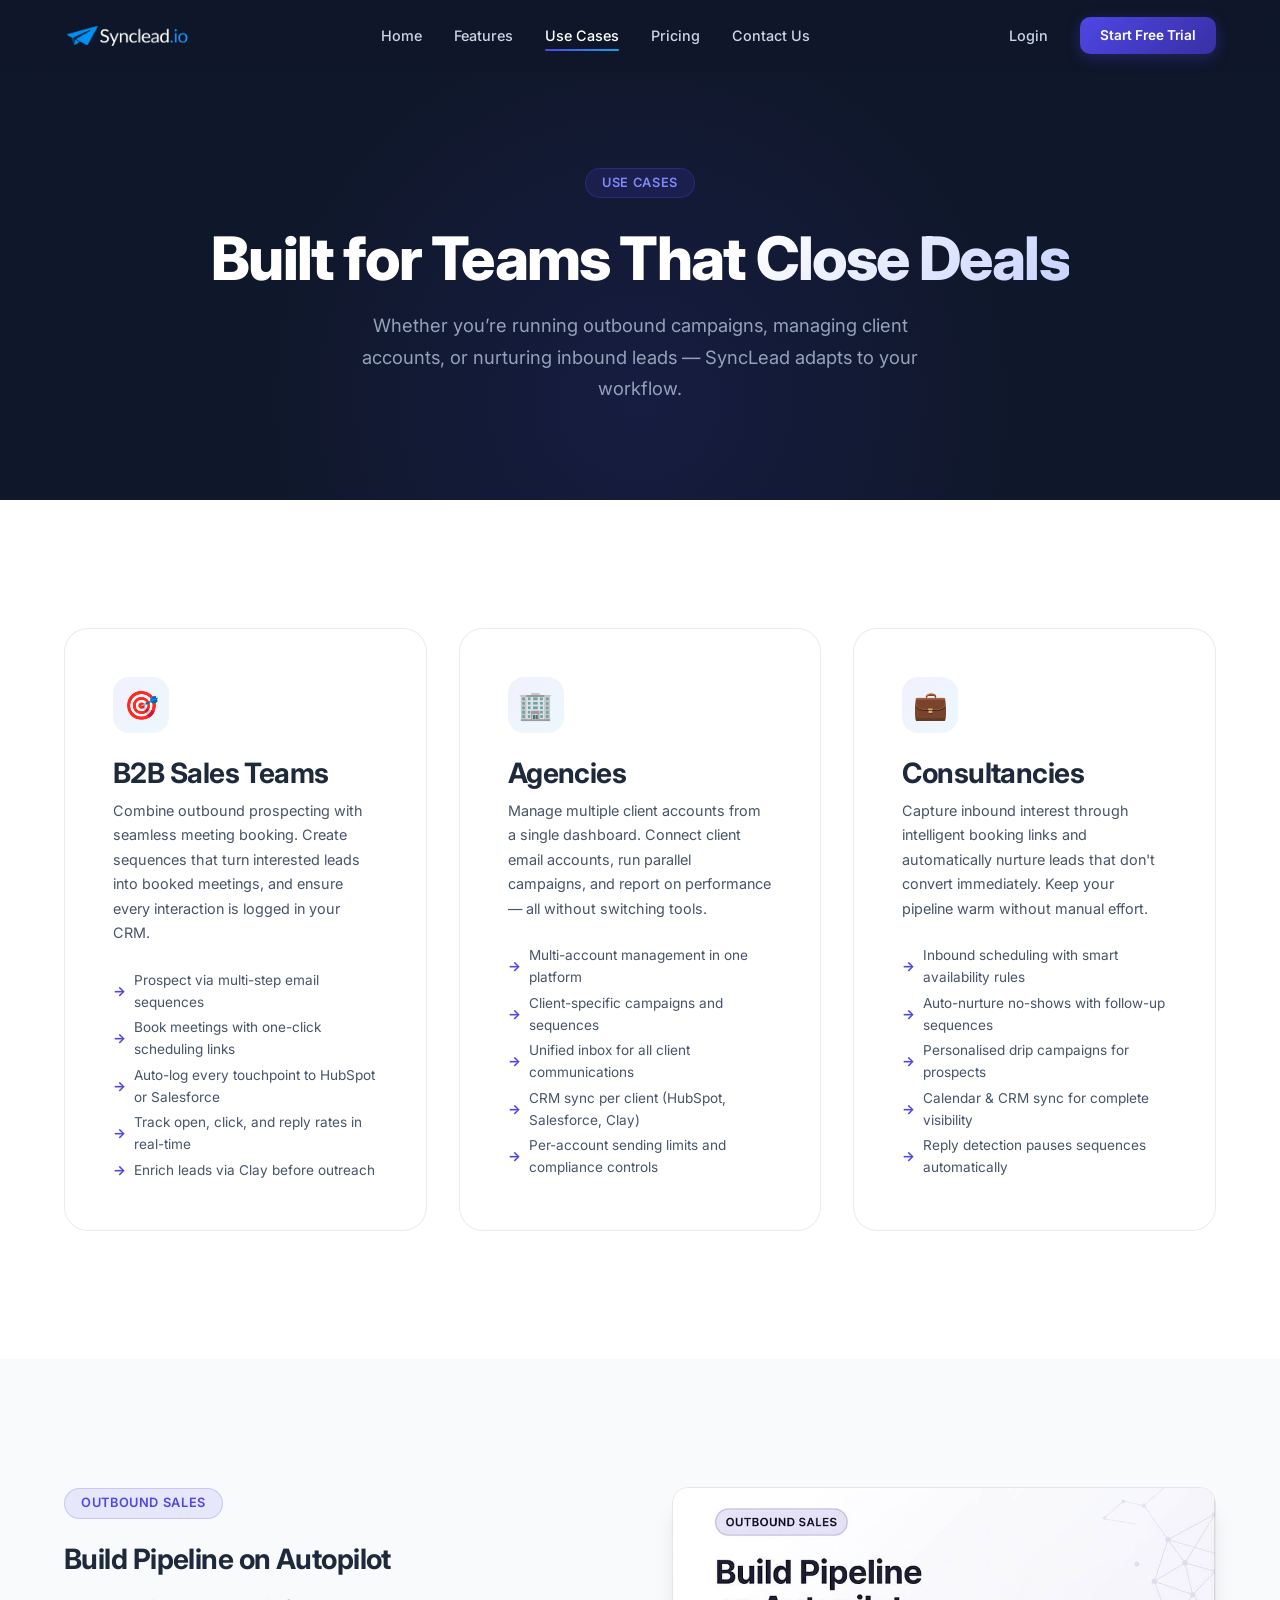
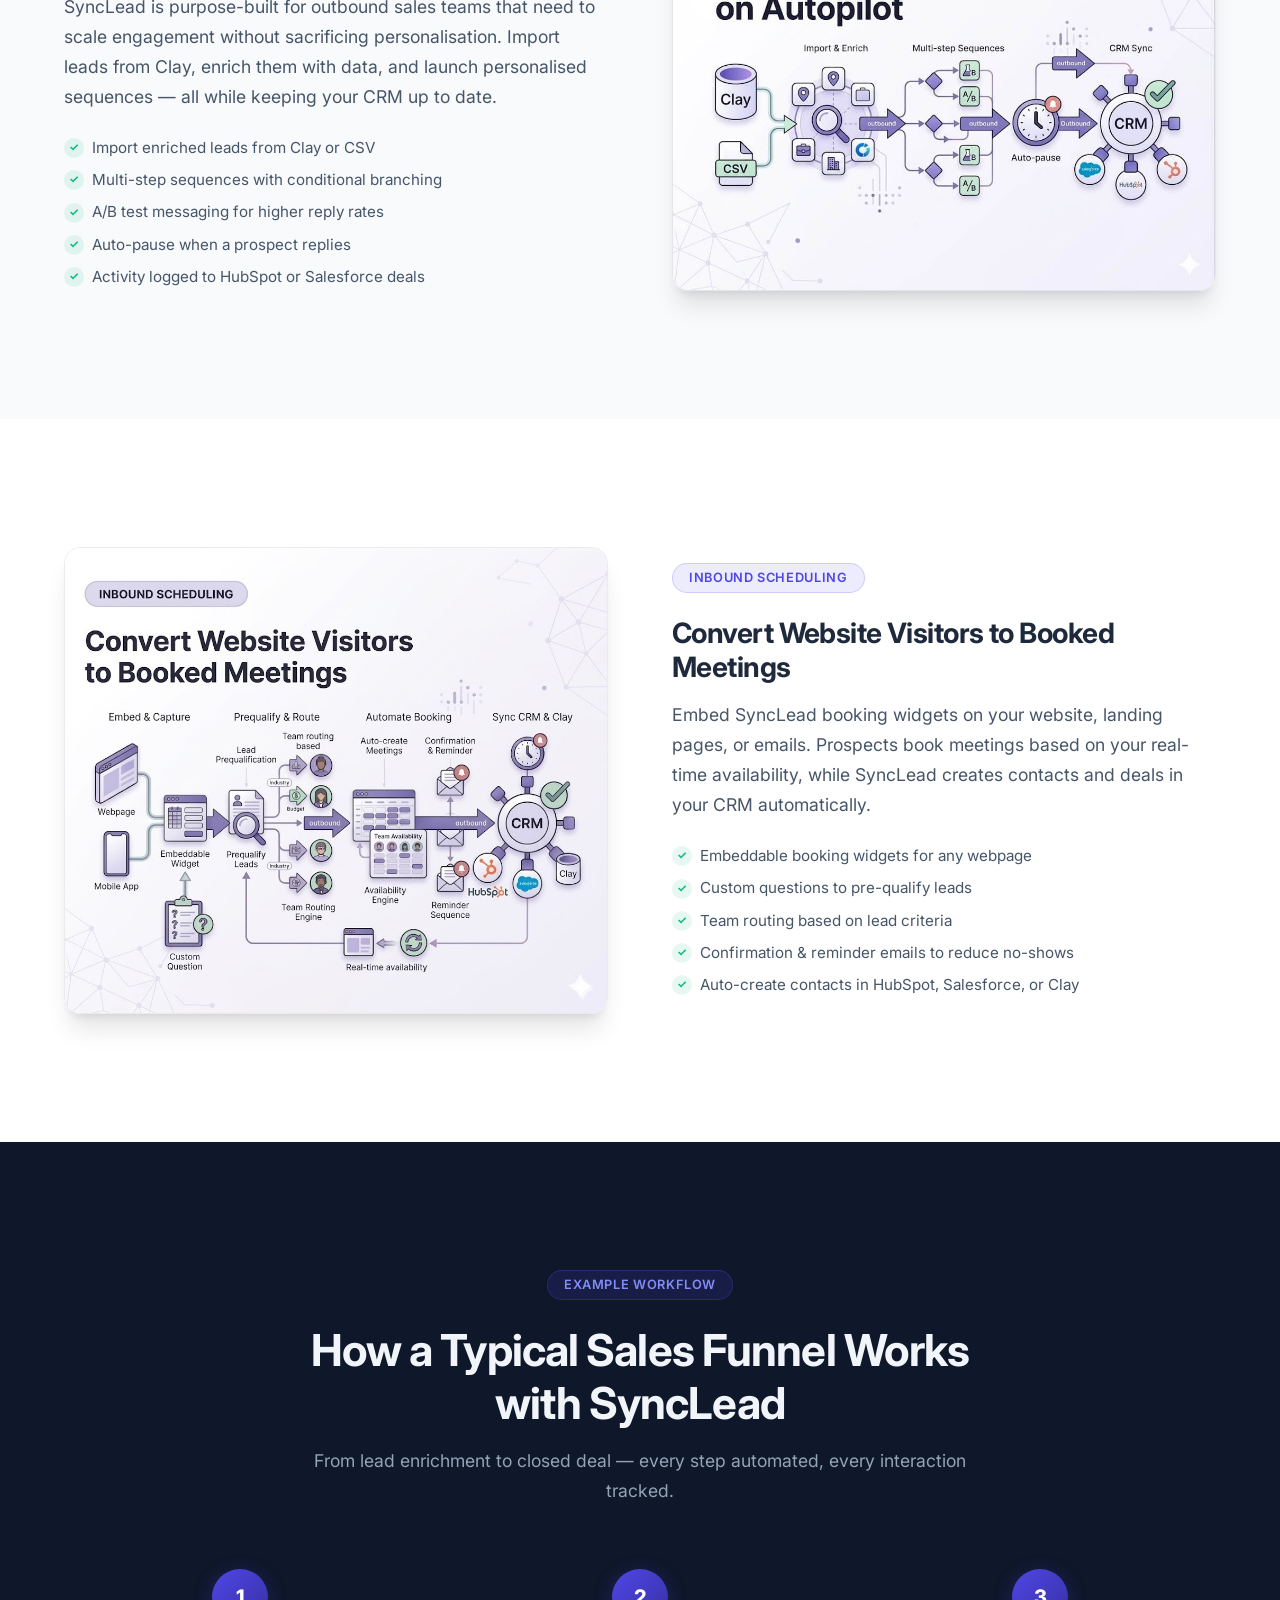
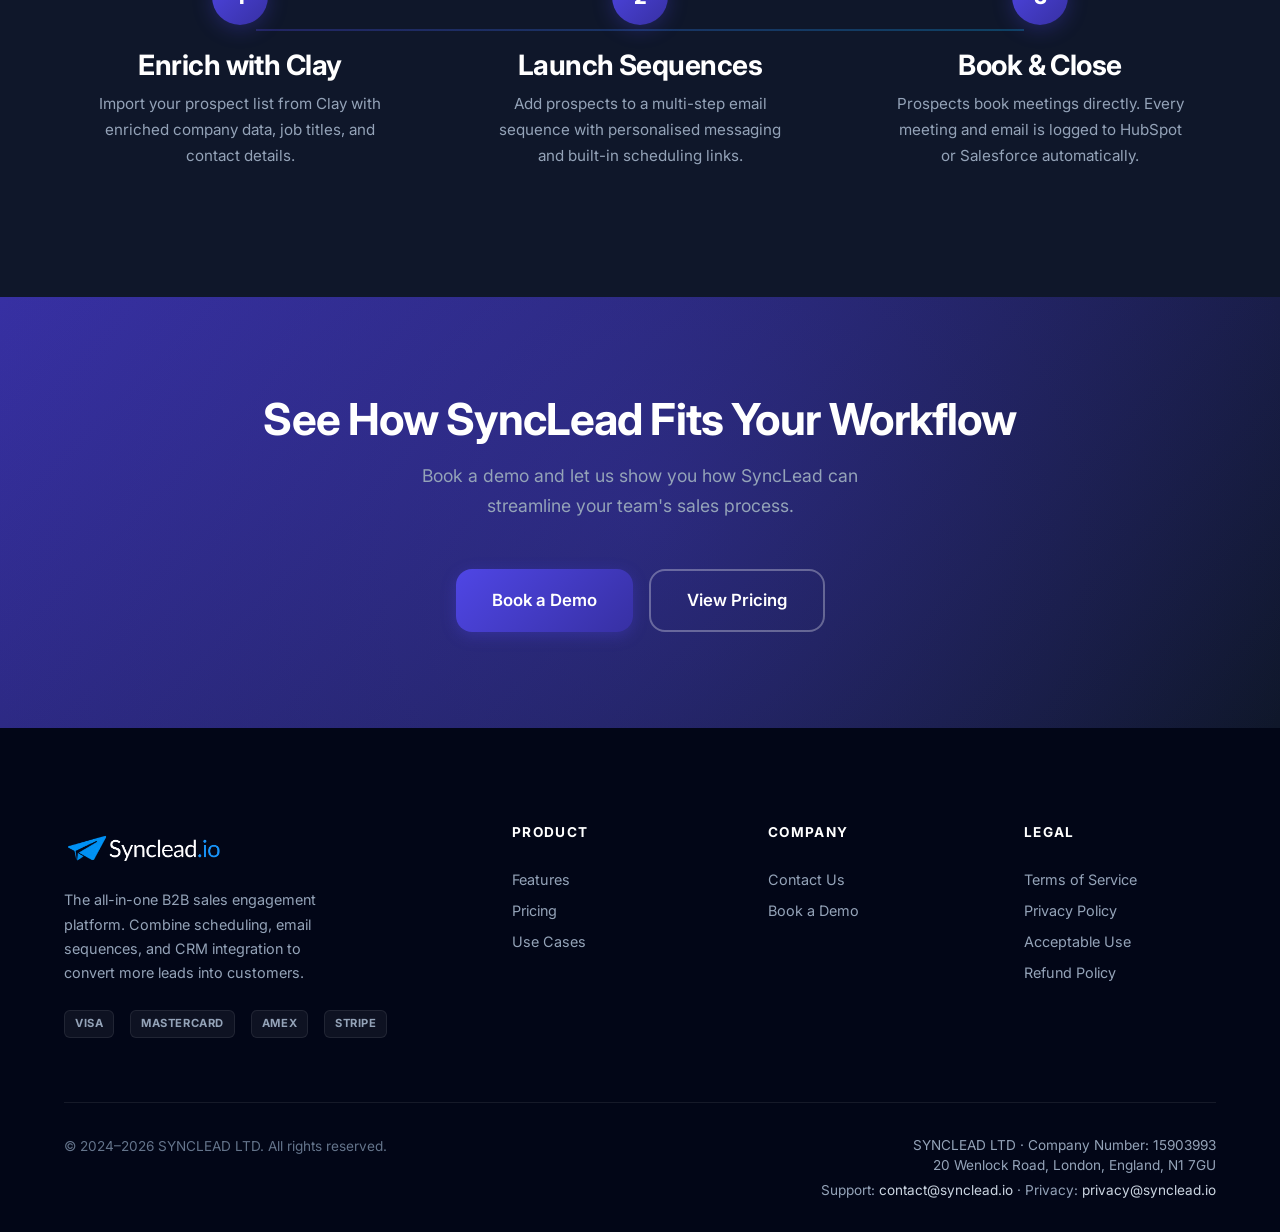
<file: use-cases/index.html>
<!DOCTYPE html>
<html lang="en">
<head>
  <meta charset="UTF-8">
  <meta name="viewport" content="width=device-width, initial-scale=1.0">
  <title>Use Cases — SyncLead | B2B Sales Teams, Agencies &amp; Consultancies</title>
  <meta name="description" content="Discover how B2B sales teams, agencies, and consultancies use SyncLead to automate scheduling, nurture leads with email sequences, and keep their CRM data in sync.">
  <meta name="author" content="SYNCLEAD LTD">
  <link rel="canonical" href="https://synclead.io/use-cases">
  <link rel="stylesheet" href="../css/index.css">
  <link rel="icon" href="../images/favicon.svg" type="image/svg+xml">
</head>
<body>

  <!-- Navigation -->
  <nav class="navbar" id="navbar">
    <div class="container">
      <a href="../index.html" class="nav-logo"><img src="../images/logo.png" alt="SyncLead Logo"></a>
      <div class="nav-links" id="nav-links">
        <a href="../index.html">Home</a>
        <a href="../features/index.html">Features</a>
        <a href="../use-cases/index.html" class="active">Use Cases</a>
        <a href="../pricing/index.html">Pricing</a>
        <a href="../contact/index.html">Contact Us</a>
      </div>
      <div class="nav-actions" id="nav-actions">
        <a href="https://app.synclead.io/" class="btn-login">Login</a>
        <a href="https://app.synclead.io/Register" class="btn btn-primary btn-sm">Start Free Trial</a>
      </div>
      <button class="nav-toggle" id="nav-toggle" aria-label="Toggle navigation">
        <span></span><span></span><span></span>
      </button>
    </div>
  </nav>

  <!-- Page Header -->
  <section class="page-header">
    <div class="container">
      <div class="badge badge-primary-dark">Use Cases</div>
      <h1>Built for Teams That <span class="text-gradient-hero">Close Deals</span></h1>
      <p>Whether you&rsquo;re running outbound campaigns, managing client accounts, or nurturing inbound leads — SyncLead adapts to your workflow.</p>
    </div>
  </section>

  <!-- Use Cases Grid -->
  <section class="section" id="use-cases-overview">
    <div class="container">
      <div class="usecase-grid">
        <!-- B2B Sales Teams -->
        <div class="usecase-card reveal reveal-delay-1">
          <div class="usecase-icon">🎯</div>
          <h3>B2B Sales Teams</h3>
          <p>Combine outbound prospecting with seamless meeting booking. Create sequences that turn interested leads into booked meetings, and ensure every interaction is logged in your CRM.</p>
          <ul class="usecase-benefits">
            <li>Prospect via multi-step email sequences</li>
            <li>Book meetings with one-click scheduling links</li>
            <li>Auto-log every touchpoint to HubSpot or Salesforce</li>
            <li>Track open, click, and reply rates in real-time</li>
            <li>Enrich leads via Clay before outreach</li>
          </ul>
        </div>

        <!-- Agencies -->
        <div class="usecase-card reveal reveal-delay-2">
          <div class="usecase-icon">🏢</div>
          <h3>Agencies</h3>
          <p>Manage multiple client accounts from a single dashboard. Connect client email accounts, run parallel campaigns, and report on performance — all without switching tools.</p>
          <ul class="usecase-benefits">
            <li>Multi-account management in one platform</li>
            <li>Client-specific campaigns and sequences</li>
            <li>Unified inbox for all client communications</li>
            <li>CRM sync per client (HubSpot, Salesforce, Clay)</li>
            <li>Per-account sending limits and compliance controls</li>
          </ul>
        </div>

        <!-- Consultancies -->
        <div class="usecase-card reveal reveal-delay-3">
          <div class="usecase-icon">💼</div>
          <h3>Consultancies</h3>
          <p>Capture inbound interest through intelligent booking links and automatically nurture leads that don't convert immediately. Keep your pipeline warm without manual effort.</p>
          <ul class="usecase-benefits">
            <li>Inbound scheduling with smart availability rules</li>
            <li>Auto-nurture no-shows with follow-up sequences</li>
            <li>Personalised drip campaigns for prospects</li>
            <li>Calendar &amp; CRM sync for complete visibility</li>
            <li>Reply detection pauses sequences automatically</li>
          </ul>
        </div>
      </div>
    </div>
  </section>

  <!-- Detailed Use Case: Outbound Sales -->
  <section class="section section-light" id="outbound">
    <div class="container">
      <div class="feature-row reveal">
        <div class="feature-text">
          <div class="badge badge-primary">Outbound Sales</div>
          <h3>Build Pipeline on Autopilot</h3>
          <p>SyncLead is purpose-built for outbound sales teams that need to scale engagement without sacrificing personalisation. Import leads from Clay, enrich them with data, and launch personalised sequences — all while keeping your CRM up to date.</p>
          <ul class="feature-list">
            <li>Import enriched leads from Clay or CSV</li>
            <li>Multi-step sequences with conditional branching</li>
            <li>A/B test messaging for higher reply rates</li>
            <li>Auto-pause when a prospect replies</li>
            <li>Activity logged to HubSpot or Salesforce deals</li>
          </ul>
        </div>
        <div class="feature-visual">
          <img src="../images/feature-sequences.png" alt="Outbound sales sequence builder" width="560" height="380" loading="lazy">
        </div>
      </div>
    </div>
  </section>

  <!-- Detailed Use Case: Inbound Scheduling -->
  <section class="section" id="inbound">
    <div class="container">
      <div class="feature-row reverse reveal">
        <div class="feature-text">
          <div class="badge badge-primary">Inbound Scheduling</div>
          <h3>Convert Website Visitors to Booked Meetings</h3>
          <p>Embed SyncLead booking widgets on your website, landing pages, or emails. Prospects book meetings based on your real-time availability, while SyncLead creates contacts and deals in your CRM automatically.</p>
          <ul class="feature-list">
            <li>Embeddable booking widgets for any webpage</li>
            <li>Custom questions to pre-qualify leads</li>
            <li>Team routing based on lead criteria</li>
            <li>Confirmation &amp; reminder emails to reduce no-shows</li>
            <li>Auto-create contacts in HubSpot, Salesforce, or Clay</li>
          </ul>
        </div>
        <div class="feature-visual">
          <img src="../images/usecase-inbound.jpg" alt="Inbound scheduling booking interface" width="560" height="380" loading="lazy">
        </div>
      </div>
    </div>
  </section>

  <!-- Workflow Example -->
  <section class="section section-dark" id="workflow">
    <div class="container">
      <div class="section-header reveal">
        <div class="badge badge-primary-dark">Example Workflow</div>
        <h2>How a Typical Sales Funnel Works with SyncLead</h2>
        <p>From lead enrichment to closed deal — every step automated, every interaction tracked.</p>
      </div>

      <div class="steps-grid">
        <div class="step-card reveal reveal-delay-1">
          <div class="step-number">1</div>
          <h3 style="color: var(--text-white);">Enrich with Clay</h3>
          <p style="color: var(--text-muted);">Import your prospect list from Clay with enriched company data, job titles, and contact details.</p>
        </div>
        <div class="step-card reveal reveal-delay-2">
          <div class="step-number">2</div>
          <h3 style="color: var(--text-white);">Launch Sequences</h3>
          <p style="color: var(--text-muted);">Add prospects to a multi-step email sequence with personalised messaging and built-in scheduling links.</p>
        </div>
        <div class="step-card reveal reveal-delay-3">
          <div class="step-number">3</div>
          <h3 style="color: var(--text-white);">Book &amp; Close</h3>
          <p style="color: var(--text-muted);">Prospects book meetings directly. Every meeting and email is logged to HubSpot or Salesforce automatically.</p>
        </div>
      </div>
    </div>
  </section>

  <!-- CTA Banner -->
  <section class="cta-banner" id="cta">
    <div class="container">
      <h2 class="reveal">See How SyncLead Fits Your Workflow</h2>
      <p class="reveal">Book a demo and let us show you how SyncLead can streamline your team's sales process.</p>
      <div class="btn-group reveal">
        <a href="https://calendly.com/mubashar_ali/mubashar" class="btn btn-primary btn-lg">Book a Demo</a>
        <a href="../pricing/index.html" class="btn btn-outline-light btn-lg">View Pricing</a>
      </div>
    </div>
  </section>

  <!-- Footer -->
  <footer class="footer" id="footer">
    <div class="container">
      <div class="footer-grid">
        <div class="footer-brand">
          <div class="nav-logo"><img src="../images/logo.png" alt="SyncLead Logo"></div>
          <p>The all-in-one B2B sales engagement platform. Combine scheduling, email sequences, and CRM integration to convert more leads into customers.</p>
          <div class="payment-icons">
            <span class="payment-icon">Visa</span>
            <span class="payment-icon">Mastercard</span>
            <span class="payment-icon">Amex</span>
            <span class="payment-icon">Stripe</span>
          </div>
        </div>
        <div class="footer-column">
          <h4>Product</h4>
          <a href="../features/index.html">Features</a>
          <a href="../pricing/index.html">Pricing</a>
          <a href="../use-cases/index.html">Use Cases</a>
        </div>
        <div class="footer-column">
          <h4>Company</h4>
          <a href="../contact/index.html">Contact Us</a>
          <a href="https://calendly.com/mubashar_ali/mubashar">Book a Demo</a>
        </div>
        <div class="footer-column">
          <h4>Legal</h4>
          <a href="../terms/index.html">Terms of Service</a>
          <a href="../privacy/index.html">Privacy Policy</a>
          <a href="../acceptable-use/index.html">Acceptable Use</a>
          <a href="../refund/index.html">Refund Policy</a>
        </div>
      </div>
      <div class="footer-bottom">
        <p>&copy; 2024–2026 SYNCLEAD LTD. All rights reserved.</p>
        <div class="footer-legal">
          <p>SYNCLEAD LTD &middot; Company Number: 15903993<br>
          20 Wenlock Road, London, England, N1 7GU</p>
          <p>Support: <a href="mailto:contact@synclead.io">contact@synclead.io</a> &middot; Privacy: <a href="mailto:privacy@synclead.io">privacy@synclead.io</a></p>
        </div>
      </div>
    </div>
  </footer>

  <script src="../js/main.js"></script>
</body>
</html>
</file>
<file: css/index.css>
/* ================================================================
   SYNCLEAD.IO — Design System
   A clean, modern, enterprise-grade SaaS design system
   ================================================================ */

/* ── Google Font Import ───────────────────────────────────────── */
@import url('https://fonts.googleapis.com/css2?family=Inter:wght@300;400;500;600;700;800;900&display=swap');

/* ── CSS Custom Properties ────────────────────────────────────── */
:root {
  /* Brand Colors */
  --primary: #4F46E5;
  --primary-light: #818CF8;
  --primary-lighter: #C7D2FE;
  --primary-dark: #3730A3;
  --primary-darker: #312E81;
  --secondary: #0EA5E9;
  --secondary-light: #38BDF8;
  --secondary-dark: #0284C7;
  --accent: #8B5CF6;

  /* Backgrounds */
  --bg-dark: #0F172A;
  --bg-darker: #020617;
  --bg-medium: #1E293B;
  --bg-light: #F8FAFC;
  --bg-white: #FFFFFF;
  --bg-card-dark: rgba(30, 41, 59, 0.5);
  --bg-glass: rgba(255, 255, 255, 0.05);

  /* Text */
  --text-white: #FFFFFF;
  --text-primary: #F1F5F9;
  --text-secondary: #CBD5E1;
  --text-muted: #94A3B8;
  --text-dark: #1E293B;
  --text-dark-secondary: #475569;
  --text-dark-muted: #64748B;

  /* Status */
  --success: #10B981;
  --warning: #F59E0B;
  --error: #EF4444;

  /* Borders */
  --border-dark: rgba(255, 255, 255, 0.08);
  --border-light: rgba(0, 0, 0, 0.08);
  --border-primary: rgba(79, 70, 229, 0.3);

  /* Shadows */
  --shadow-sm: 0 1px 2px rgba(0, 0, 0, 0.05);
  --shadow-md: 0 4px 6px -1px rgba(0, 0, 0, 0.1), 0 2px 4px -2px rgba(0, 0, 0, 0.1);
  --shadow-lg: 0 10px 15px -3px rgba(0, 0, 0, 0.1), 0 4px 6px -4px rgba(0, 0, 0, 0.1);
  --shadow-xl: 0 20px 25px -5px rgba(0, 0, 0, 0.1), 0 8px 10px -6px rgba(0, 0, 0, 0.1);
  --shadow-glow: 0 0 40px rgba(79, 70, 229, 0.15);
  --shadow-glow-strong: 0 0 60px rgba(79, 70, 229, 0.25);

  /* Spacing */
  --space-xs: 0.25rem;
  --space-sm: 0.5rem;
  --space-md: 1rem;
  --space-lg: 1.5rem;
  --space-xl: 2rem;
  --space-2xl: 3rem;
  --space-3xl: 4rem;
  --space-4xl: 6rem;
  --space-5xl: 8rem;

  /* Radii */
  --radius-sm: 6px;
  --radius-md: 10px;
  --radius-lg: 16px;
  --radius-xl: 24px;
  --radius-full: 9999px;

  /* Transitions */
  --ease-out: cubic-bezier(0.16, 1, 0.3, 1);
  --ease-bounce: cubic-bezier(0.34, 1.56, 0.64, 1);
  --transition-fast: 150ms var(--ease-out);
  --transition-base: 250ms var(--ease-out);
  --transition-slow: 400ms var(--ease-out);

  /* Layout */
  --container-max: 1200px;
  --container-wide: 1400px;
  --nav-height: 72px;
}

/* ── CSS Reset & Base ─────────────────────────────────────────── */
*,
*::before,
*::after {
  margin: 0;
  padding: 0;
  box-sizing: border-box;
}

html {
  scroll-behavior: smooth;
  font-size: 16px;
  -webkit-text-size-adjust: 100%;
}

body {
  font-family: 'Inter', -apple-system, BlinkMacSystemFont, 'Segoe UI', Roboto, sans-serif;
  font-weight: 400;
  line-height: 1.6;
  color: var(--text-dark);
  background-color: var(--bg-white);
  overflow-x: hidden;
  -webkit-font-smoothing: antialiased;
  -moz-osx-font-smoothing: grayscale;
}

img {
  max-width: 100%;
  height: auto;
  display: block;
}

a {
  text-decoration: none;
  color: inherit;
  transition: color var(--transition-fast);
}

ul, ol {
  list-style: none;
}

button, input, textarea, select {
  font-family: inherit;
  font-size: inherit;
  border: none;
  outline: none;
  background: none;
}

button {
  cursor: pointer;
}

/* ── Typography ───────────────────────────────────────────────── */
h1, h2, h3, h4, h5, h6 {
  font-weight: 700;
  line-height: 1.2;
  letter-spacing: -0.02em;
}

h1 {
  font-size: clamp(2.25rem, 5vw, 3.75rem);
  font-weight: 800;
  letter-spacing: -0.03em;
}

h2 {
  font-size: clamp(1.75rem, 4vw, 2.75rem);
}

h3 {
  font-size: clamp(1.25rem, 2.5vw, 1.75rem);
}

h4 {
  font-size: clamp(1.1rem, 2vw, 1.35rem);
}

p {
  font-size: clamp(0.95rem, 1.5vw, 1.1rem);
  color: var(--text-dark-secondary);
  line-height: 1.7;
}

.text-gradient {
  background: linear-gradient(135deg, var(--primary-light), var(--secondary));
  -webkit-background-clip: text;
  -webkit-text-fill-color: transparent;
  background-clip: text;
}

.text-gradient-hero {
  background: linear-gradient(135deg, var(--text-white), var(--primary-lighter));
  -webkit-background-clip: text;
  -webkit-text-fill-color: transparent;
  background-clip: text;
}

/* ── Layout Utilities ─────────────────────────────────────────── */
.container {
  width: 100%;
  max-width: var(--container-max);
  margin: 0 auto;
  padding: 0 var(--space-lg);
}

.container-wide {
  max-width: var(--container-wide);
}

.section {
  padding: var(--space-5xl) 0;
}

.section-sm {
  padding: var(--space-3xl) 0;
}

.section-dark {
  background-color: var(--bg-dark);
  color: var(--text-primary);
}

.section-darker {
  background-color: var(--bg-darker);
  color: var(--text-primary);
}

.section-light {
  background-color: var(--bg-light);
}

.section-header {
  text-align: center;
  max-width: 700px;
  margin: 0 auto var(--space-3xl);
}

.badge {
  display: inline-flex;
  align-items: center;
  gap: var(--space-sm);
  padding: var(--space-xs) var(--space-md);
  border-radius: var(--radius-full);
  font-size: 0.8rem;
  font-weight: 600;
  text-transform: uppercase;
  letter-spacing: 0.05em;
  margin-bottom: var(--space-lg);
}

.badge-primary {
  background: rgba(79, 70, 229, 0.1);
  color: var(--primary);
  border: 1px solid rgba(79, 70, 229, 0.2);
}

.badge-primary-dark {
  background: rgba(79, 70, 229, 0.15);
  color: var(--primary-light);
  border: 1px solid rgba(79, 70, 229, 0.3);
}

.section-header h2 {
  margin-bottom: var(--space-md);
}

.section-header p {
  color: var(--text-dark-muted);
  font-size: 1.1rem;
}

.section-dark .section-header p {
  color: var(--text-muted);
}

/* ── Buttons ──────────────────────────────────────────────────── */
.btn {
  display: inline-flex;
  align-items: center;
  justify-content: center;
  gap: var(--space-sm);
  padding: 0.75rem 1.75rem;
  font-weight: 600;
  font-size: 0.95rem;
  border-radius: var(--radius-md);
  transition: all var(--transition-base);
  white-space: nowrap;
  position: relative;
  overflow: hidden;
}

.btn-primary {
  background: linear-gradient(135deg, var(--primary), var(--primary-dark));
  color: var(--text-white);
  box-shadow: 0 4px 15px rgba(79, 70, 229, 0.3);
}

.btn-primary:hover {
  transform: translateY(-2px);
  box-shadow: 0 8px 25px rgba(79, 70, 229, 0.4);
  background: linear-gradient(135deg, var(--primary-light), var(--primary));
}

.btn-secondary {
  background: var(--bg-glass);
  color: var(--text-white);
  border: 1px solid var(--border-dark);
  backdrop-filter: blur(10px);
}

.btn-secondary:hover {
  background: rgba(255, 255, 255, 0.1);
  border-color: rgba(255, 255, 255, 0.2);
  transform: translateY(-2px);
}

.btn-outline {
  background: transparent;
  color: var(--primary);
  border: 2px solid var(--primary);
}

.btn-outline:hover {
  background: var(--primary);
  color: var(--text-white);
  transform: translateY(-2px);
}

.btn-outline-light {
  background: transparent;
  color: var(--text-white);
  border: 2px solid rgba(255, 255, 255, 0.3);
}

.btn-outline-light:hover {
  background: rgba(255, 255, 255, 0.1);
  border-color: rgba(255, 255, 255, 0.5);
  transform: translateY(-2px);
}

.btn-lg {
  padding: 1rem 2.25rem;
  font-size: 1.05rem;
  border-radius: var(--radius-lg);
}

.btn-sm {
  padding: 0.5rem 1.25rem;
  font-size: 0.85rem;
}

.btn-group {
  display: flex;
  gap: var(--space-md);
  flex-wrap: wrap;
}

/* ── Navigation ───────────────────────────────────────────────── */
.navbar {
  position: fixed;
  top: 0;
  left: 0;
  right: 0;
  height: var(--nav-height);
  z-index: 1000;
  transition: all var(--transition-base);
  background: rgba(15, 23, 42, 0.8);
  backdrop-filter: blur(20px);
  border-bottom: 1px solid transparent;
}

.navbar.scrolled {
  background: rgba(15, 23, 42, 0.95);
  border-bottom-color: var(--border-dark);
  box-shadow: 0 4px 30px rgba(0, 0, 0, 0.2);
}

.navbar .container {
  display: flex;
  align-items: center;
  justify-content: space-between;
  height: 100%;
}

.nav-logo {
  font-size: 1.5rem;
  font-weight: 800;
  color: var(--text-white);
  letter-spacing: -0.02em;
  display: flex;
  align-items: center;
  gap: var(--space-sm);
}
.nav-logo img {
  height: 38px;
  width: auto;
  object-fit: contain;
}

.nav-links {
  display: flex;
  align-items: center;
  gap: var(--space-xl);
}

.nav-links a {
  color: var(--text-secondary);
  font-weight: 500;
  font-size: 0.9rem;
  transition: color var(--transition-fast);
  position: relative;
}

.nav-links a:hover,
.nav-links a.active {
  color: var(--text-white);
}

.nav-links a::after {
  content: '';
  position: absolute;
  bottom: -4px;
  left: 0;
  width: 0;
  height: 2px;
  background: linear-gradient(90deg, var(--primary), var(--secondary));
  border-radius: 1px;
  transition: width var(--transition-base);
}

.nav-links a:hover::after,
.nav-links a.active::after {
  width: 100%;
}

.nav-actions {
  display: flex;
  align-items: center;
  gap: var(--space-md);
}

.nav-actions .btn-login {
  color: var(--text-secondary);
  font-weight: 500;
  font-size: 0.9rem;
  padding: 0.5rem 1rem;
}

.nav-actions .btn-login:hover {
  color: var(--text-white);
}

/* Mobile hamburger */
.nav-toggle {
  display: none;
  flex-direction: column;
  gap: 5px;
  cursor: pointer;
  padding: 5px;
  z-index: 1001;
}

.nav-toggle span {
  display: block;
  width: 24px;
  height: 2px;
  background: var(--text-white);
  border-radius: 2px;
  transition: all var(--transition-base);
}

.nav-toggle.active span:nth-child(1) {
  transform: rotate(45deg) translate(5px, 5px);
}

.nav-toggle.active span:nth-child(2) {
  opacity: 0;
}

.nav-toggle.active span:nth-child(3) {
  transform: rotate(-45deg) translate(5px, -5px);
}

/* ── Hero Section ─────────────────────────────────────────────── */
.hero {
  position: relative;
  min-height: 100vh;
  display: flex;
  align-items: center;
  background: var(--bg-dark);
  overflow: hidden;
  padding-top: var(--nav-height);
}

.hero-bg {
  position: absolute;
  inset: 0;
  overflow: hidden;
}

.hero-bg::before {
  content: '';
  position: absolute;
  top: -50%;
  left: -50%;
  width: 200%;
  height: 200%;
  background: radial-gradient(circle at 30% 40%, rgba(79, 70, 229, 0.15) 0%, transparent 50%),
              radial-gradient(circle at 70% 60%, rgba(14, 165, 233, 0.1) 0%, transparent 50%),
              radial-gradient(circle at 50% 80%, rgba(139, 92, 246, 0.08) 0%, transparent 50%);
  animation: heroBgFloat 20s ease-in-out infinite;
}

@keyframes heroBgFloat {
  0%, 100% { transform: translate(0, 0) rotate(0deg); }
  33% { transform: translate(2%, 1%) rotate(1deg); }
  66% { transform: translate(-1%, -2%) rotate(-1deg); }
}

.hero-grid {
  position: absolute;
  inset: 0;
  background-image:
    linear-gradient(rgba(255, 255, 255, 0.03) 1px, transparent 1px),
    linear-gradient(90deg, rgba(255, 255, 255, 0.03) 1px, transparent 1px);
  background-size: 60px 60px;
  mask-image: radial-gradient(ellipse at center, black 30%, transparent 70%);
}

.hero .container {
  position: relative;
  z-index: 1;
}

.hero-content {
  display: grid;
  grid-template-columns: 1fr 1fr;
  gap: var(--space-3xl);
  align-items: center;
  padding: var(--space-3xl) 0;
}

.hero-text {
  max-width: 560px;
}

.hero-text h1 {
  color: var(--text-white);
  margin-bottom: var(--space-lg);
}

.hero-text .hero-subtitle {
  font-size: clamp(1.05rem, 1.8vw, 1.2rem);
  color: var(--text-muted);
  margin-bottom: var(--space-2xl);
  line-height: 1.7;
}

.hero-image {
  position: relative;
}

.hero-image img {
  border-radius: var(--radius-xl);
  box-shadow: var(--shadow-glow-strong), 0 25px 50px rgba(0, 0, 0, 0.3);
  border: 1px solid var(--border-dark);
}

.hero-image::before {
  content: '';
  position: absolute;
  inset: -2px;
  background: linear-gradient(135deg, var(--primary), var(--secondary), var(--accent));
  border-radius: calc(var(--radius-xl) + 2px);
  opacity: 0.3;
  z-index: -1;
  filter: blur(20px);
}

/* ── Page Header (for subpages) ───────────────────────────────── */
.page-header {
  background: var(--bg-dark);
  padding: calc(var(--nav-height) + var(--space-4xl)) 0 var(--space-4xl);
  text-align: center;
  position: relative;
  overflow: hidden;
}

.page-header::before {
  content: '';
  position: absolute;
  top: 0;
  left: 50%;
  transform: translateX(-50%);
  width: 800px;
  height: 800px;
  background: radial-gradient(circle, rgba(79, 70, 229, 0.12) 0%, transparent 70%);
  pointer-events: none;
}

.page-header h1 {
  color: var(--text-white);
  margin-bottom: var(--space-md);
  position: relative;
}

.page-header p {
  color: var(--text-muted);
  font-size: 1.15rem;
  max-width: 600px;
  margin: 0 auto;
  position: relative;
}

/* ── Social Proof / Logo Bar ──────────────────────────────────── */
.social-proof {
  padding: var(--space-3xl) 0;
  background: var(--bg-dark);
  border-top: 1px solid var(--border-dark);
}

.social-proof p {
  text-align: center;
  color: var(--text-muted);
  font-size: 0.85rem;
  text-transform: uppercase;
  letter-spacing: 0.1em;
  font-weight: 600;
  margin-bottom: var(--space-xl);
}

.logo-grid {
  display: flex;
  align-items: center;
  justify-content: center;
  gap: var(--space-3xl);
  flex-wrap: wrap;
  opacity: 0.5;
}

.logo-grid .logo-placeholder {
  font-size: 1.2rem;
  font-weight: 700;
  color: var(--text-muted);
  letter-spacing: 0.05em;
}

/* ── How It Works (Steps) ─────────────────────────────────────── */
.steps-grid {
  display: grid;
  grid-template-columns: repeat(3, 1fr);
  gap: var(--space-2xl);
  position: relative;
}

.steps-grid::before {
  content: '';
  position: absolute;
  top: 60px;
  left: 16.67%;
  right: 16.67%;
  height: 2px;
  background: linear-gradient(90deg, var(--primary), var(--secondary));
  opacity: 0.3;
}

.step-card {
  text-align: center;
  position: relative;
}

.step-number {
  width: 56px;
  height: 56px;
  border-radius: var(--radius-full);
  background: linear-gradient(135deg, var(--primary), var(--primary-dark));
  color: var(--text-white);
  font-size: 1.25rem;
  font-weight: 800;
  display: flex;
  align-items: center;
  justify-content: center;
  margin: 0 auto var(--space-lg);
  box-shadow: 0 4px 20px rgba(79, 70, 229, 0.3);
  position: relative;
  z-index: 1;
}

.step-card h3 {
  margin-bottom: var(--space-sm);
}

.step-card p {
  font-size: 0.95rem;
  max-width: 300px;
  margin: 0 auto;
}

/* ── Feature Cards (Zig-Zag) ──────────────────────────────────── */
.feature-row {
  display: grid;
  grid-template-columns: 1fr 1fr;
  gap: var(--space-3xl);
  align-items: center;
  margin-bottom: var(--space-4xl);
}

.feature-row:last-child {
  margin-bottom: 0;
}

.feature-row.reverse .feature-text {
  order: 2;
}

.feature-row.reverse .feature-visual {
  order: 1;
}

.feature-text h3 {
  margin-bottom: var(--space-md);
  color: var(--text-dark);
}

.feature-text p {
  margin-bottom: var(--space-lg);
}

.feature-text .feature-list {
  display: flex;
  flex-direction: column;
  gap: var(--space-sm);
}

.feature-text .feature-list li {
  display: flex;
  align-items: center;
  gap: var(--space-sm);
  color: var(--text-dark-secondary);
  font-size: 0.95rem;
}

.feature-text .feature-list li::before {
  content: '✓';
  display: inline-flex;
  align-items: center;
  justify-content: center;
  width: 20px;
  height: 20px;
  border-radius: var(--radius-full);
  background: rgba(16, 185, 129, 0.1);
  color: var(--success);
  font-size: 0.7rem;
  font-weight: 700;
  flex-shrink: 0;
}

.feature-visual img {
  border-radius: var(--radius-lg);
  box-shadow: var(--shadow-xl);
  border: 1px solid var(--border-light);
}

/* Dark section feature rows */
.section-dark .feature-text h3 {
  color: var(--text-white);
}

.section-dark .feature-text p {
  color: var(--text-muted);
}

.section-dark .feature-text .feature-list li {
  color: var(--text-secondary);
}

.section-dark .feature-visual img {
  border-color: var(--border-dark);
  box-shadow: var(--shadow-glow);
}

/* ── Feature Grid Cards ───────────────────────────────────────── */
.feature-grid {
  display: grid;
  grid-template-columns: repeat(3, 1fr);
  gap: var(--space-xl);
}

.feature-card {
  background: var(--bg-white);
  border: 1px solid var(--border-light);
  border-radius: var(--radius-lg);
  padding: var(--space-2xl);
  transition: all var(--transition-base);
  position: relative;
  overflow: hidden;
}

.feature-card::before {
  content: '';
  position: absolute;
  top: 0;
  left: 0;
  right: 0;
  height: 3px;
  background: linear-gradient(90deg, var(--primary), var(--secondary));
  opacity: 0;
  transition: opacity var(--transition-base);
}

.feature-card:hover {
  transform: translateY(-4px);
  box-shadow: var(--shadow-xl);
  border-color: var(--border-primary);
}

.feature-card:hover::before {
  opacity: 1;
}

.feature-card-icon {
  width: 48px;
  height: 48px;
  border-radius: var(--radius-md);
  background: linear-gradient(135deg, rgba(79, 70, 229, 0.1), rgba(14, 165, 233, 0.1));
  display: flex;
  align-items: center;
  justify-content: center;
  font-size: 1.5rem;
  margin-bottom: var(--space-lg);
}

.feature-card h4 {
  margin-bottom: var(--space-sm);
  color: var(--text-dark);
}

.feature-card p {
  font-size: 0.9rem;
  color: var(--text-dark-muted);
}

/* Dark feature cards */
.section-dark .feature-card {
  background: var(--bg-card-dark);
  border-color: var(--border-dark);
}

.section-dark .feature-card:hover {
  border-color: var(--border-primary);
  box-shadow: var(--shadow-glow);
}

.section-dark .feature-card h4 {
  color: var(--text-white);
}

.section-dark .feature-card p {
  color: var(--text-muted);
}

/* ── Pricing Cards ────────────────────────────────────────────── */
.pricing-grid {
  display: grid;
  grid-template-columns: repeat(3, 1fr);
  gap: var(--space-xl);
  align-items: start;
}

.pricing-card {
  background: var(--bg-white);
  border: 1px solid var(--border-light);
  border-radius: var(--radius-xl);
  padding: var(--space-2xl);
  transition: all var(--transition-base);
  position: relative;
}

.pricing-card.featured {
  border-color: var(--primary);
  box-shadow: var(--shadow-glow), var(--shadow-xl);
  transform: scale(1.05);
  z-index: 1;
}

.pricing-card.featured::before {
  content: '';
  position: absolute;
  top: 0;
  left: 0;
  right: 0;
  height: 4px;
  background: linear-gradient(90deg, var(--primary), var(--secondary));
  border-radius: var(--radius-xl) var(--radius-xl) 0 0;
}

.pricing-badge {
  display: inline-block;
  background: linear-gradient(135deg, var(--primary), var(--secondary));
  color: var(--text-white);
  font-size: 0.75rem;
  font-weight: 700;
  padding: 4px 12px;
  border-radius: var(--radius-full);
  text-transform: uppercase;
  letter-spacing: 0.05em;
  margin-bottom: var(--space-md);
}

.pricing-card h3 {
  font-size: 1.35rem;
  margin-bottom: var(--space-sm);
}

.pricing-card .price {
  display: flex;
  align-items: baseline;
  gap: var(--space-xs);
  margin-bottom: var(--space-md);
}

.pricing-card .price .amount {
  font-size: 3rem;
  font-weight: 800;
  color: var(--text-dark);
  letter-spacing: -0.02em;
}

.pricing-card .price .period {
  color: var(--text-dark-muted);
  font-size: 0.95rem;
}

.pricing-card .price .currency {
  font-size: 1.5rem;
  font-weight: 700;
  color: var(--text-dark);
  align-self: flex-start;
  margin-top: 8px;
}

.pricing-card .description {
  color: var(--text-dark-muted);
  font-size: 0.9rem;
  margin-bottom: var(--space-xl);
  padding-bottom: var(--space-xl);
  border-bottom: 1px solid var(--border-light);
}

.pricing-features {
  display: flex;
  flex-direction: column;
  gap: var(--space-sm);
  margin-bottom: var(--space-xl);
}

.pricing-features li {
  display: flex;
  align-items: center;
  gap: var(--space-sm);
  font-size: 0.9rem;
  color: var(--text-dark-secondary);
}

.pricing-features li .check {
  color: var(--success);
  font-weight: 700;
  flex-shrink: 0;
}

.pricing-card:hover {
  transform: translateY(-4px);
  box-shadow: var(--shadow-xl);
}

.pricing-card.featured:hover {
  transform: scale(1.05) translateY(-4px);
}

/* ── FAQ Accordion ────────────────────────────────────────────── */
.faq-list {
  max-width: 800px;
  margin: 0 auto;
  display: flex;
  flex-direction: column;
  gap: var(--space-md);
}

.faq-item {
  border: 1px solid var(--border-light);
  border-radius: var(--radius-md);
  overflow: hidden;
  transition: all var(--transition-base);
}

.faq-item:hover {
  border-color: var(--border-primary);
}

.faq-question {
  display: flex;
  align-items: center;
  justify-content: space-between;
  padding: var(--space-lg) var(--space-xl);
  cursor: pointer;
  font-weight: 600;
  color: var(--text-dark);
  width: 100%;
  text-align: left;
  font-size: 1rem;
  transition: color var(--transition-fast);
}

.faq-question:hover {
  color: var(--primary);
}

.faq-icon {
  font-size: 1.25rem;
  transition: transform var(--transition-base);
  color: var(--primary);
  flex-shrink: 0;
}

.faq-item.active .faq-icon {
  transform: rotate(45deg);
}

.faq-answer {
  max-height: 0;
  overflow: hidden;
  transition: max-height var(--transition-slow);
}

.faq-answer-inner {
  padding: 0 var(--space-xl) var(--space-lg);
  color: var(--text-dark-muted);
  font-size: 0.95rem;
  line-height: 1.7;
}

.faq-item.active .faq-answer {
  max-height: 500px;
}

/* ── Contact Form ─────────────────────────────────────────────── */
.contact-grid {
  display: grid;
  grid-template-columns: 1fr 1fr;
  gap: var(--space-3xl);
}

.contact-form {
  display: flex;
  flex-direction: column;
  gap: var(--space-lg);
}

.form-group {
  display: flex;
  flex-direction: column;
  gap: var(--space-sm);
}

.form-group label {
  font-weight: 600;
  font-size: 0.9rem;
  color: var(--text-dark);
}

.form-group input,
.form-group textarea,
.form-group select {
  padding: 0.75rem 1rem;
  border: 1px solid #E2E8F0;
  border-radius: var(--radius-md);
  font-size: 0.95rem;
  color: var(--text-dark);
  background: var(--bg-white);
  transition: all var(--transition-fast);
}

.form-group input:focus,
.form-group textarea:focus,
.form-group select:focus {
  border-color: var(--primary);
  box-shadow: 0 0 0 3px rgba(79, 70, 229, 0.1);
}

.form-group textarea {
  resize: vertical;
  min-height: 120px;
}

.contact-info-card {
  background: var(--bg-light);
  border-radius: var(--radius-xl);
  padding: var(--space-2xl);
}

.contact-info-item {
  display: flex;
  gap: var(--space-md);
  margin-bottom: var(--space-xl);
}

.contact-info-item:last-child {
  margin-bottom: 0;
}

.contact-info-icon {
  width: 44px;
  height: 44px;
  border-radius: var(--radius-md);
  background: linear-gradient(135deg, rgba(79, 70, 229, 0.1), rgba(14, 165, 233, 0.1));
  display: flex;
  align-items: center;
  justify-content: center;
  font-size: 1.2rem;
  flex-shrink: 0;
}

.contact-info-item h4 {
  font-size: 0.95rem;
  margin-bottom: 2px;
}

.contact-info-item p {
  font-size: 0.9rem;
  color: var(--text-dark-muted);
}

.contact-info-item a {
  color: var(--primary);
}

.contact-info-item a:hover {
  text-decoration: underline;
}

/* ── CTA Banner ───────────────────────────────────────────────── */
.cta-banner {
  background: linear-gradient(135deg, var(--primary-dark), var(--bg-dark));
  padding: var(--space-4xl) 0;
  text-align: center;
  position: relative;
  overflow: hidden;
}

.cta-banner::before {
  content: '';
  position: absolute;
  top: -50%;
  left: -50%;
  width: 200%;
  height: 200%;
  background: radial-gradient(circle at 50% 50%, rgba(79, 70, 229, 0.2) 0%, transparent 50%);
}

.cta-banner h2 {
  color: var(--text-white);
  margin-bottom: var(--space-md);
  position: relative;
}

.cta-banner p {
  color: var(--text-muted);
  font-size: 1.1rem;
  max-width: 500px;
  margin: 0 auto var(--space-2xl);
  position: relative;
}

.cta-banner .btn-group {
  justify-content: center;
  position: relative;
}

/* ── Footer ───────────────────────────────────────────────────── */
.footer {
  background: var(--bg-darker);
  color: var(--text-secondary);
  padding: var(--space-4xl) 0 0;
}

.footer-grid {
  display: grid;
  grid-template-columns: 2fr 1fr 1fr 1fr;
  gap: var(--space-3xl);
  margin-bottom: var(--space-3xl);
}

.footer-brand .nav-logo img {
  height: 48px;
  margin-bottom: var(--space-md);
}

.footer-brand p {
  color: var(--text-muted);
  font-size: 0.9rem;
  max-width: 280px;
  margin-bottom: var(--space-lg);
}

.footer-column h4 {
  color: var(--text-white);
  font-size: 0.85rem;
  text-transform: uppercase;
  letter-spacing: 0.1em;
  margin-bottom: var(--space-lg);
}

.footer-column a {
  display: block;
  color: var(--text-muted);
  font-size: 0.9rem;
  padding: var(--space-xs) 0;
  transition: color var(--transition-fast);
}

.footer-column a:hover {
  color: var(--text-white);
}

.footer-bottom {
  border-top: 1px solid var(--border-dark);
  padding: var(--space-xl) 0;
  display: flex;
  align-items: flex-end;
  justify-content: space-between;
  flex-wrap: wrap-reverse;
  gap: var(--space-xl);
}

.footer-bottom p {
  color: var(--text-dark-muted);
  font-size: 0.85rem;
  margin: 0;
}

.footer-legal {
  text-align: right;
  display: flex;
  flex-direction: column;
  gap: var(--space-xs);
}

.footer-legal p {
  font-size: 0.85rem;
  color: var(--text-muted);
  line-height: 1.5;
}

.footer-legal a {
  color: var(--text-secondary);
  transition: color var(--transition-fast);
}

.footer-legal a:hover {
  color: var(--text-white);
}

.payment-icons {
  display: flex;
  align-items: center;
  gap: var(--space-md);
}

.payment-icon {
  padding: 4px 10px;
  background: rgba(255, 255, 255, 0.05);
  border: 1px solid var(--border-dark);
  border-radius: var(--radius-sm);
  font-size: 0.7rem;
  font-weight: 700;
  color: var(--text-muted);
  text-transform: uppercase;
  letter-spacing: 0.05em;
}

/* ── Legal Pages ──────────────────────────────────────────────── */
.legal-content {
  max-width: 800px;
  margin: 0 auto;
  padding: var(--space-4xl) var(--space-lg);
}

.legal-content h2 {
  font-size: 1.5rem;
  margin-top: var(--space-2xl);
  margin-bottom: var(--space-md);
  color: var(--text-dark);
}

.legal-content h3 {
  font-size: 1.15rem;
  margin-top: var(--space-xl);
  margin-bottom: var(--space-sm);
}

.legal-content p {
  margin-bottom: var(--space-md);
}

.legal-content ul {
  margin-bottom: var(--space-md);
  padding-left: var(--space-xl);
}

.legal-content ul li {
  list-style: disc;
  margin-bottom: var(--space-sm);
  color: var(--text-dark-secondary);
  font-size: 0.95rem;
}

.legal-content a {
  color: var(--primary);
}

.legal-content a:hover {
  text-decoration: underline;
}

.legal-updated {
  font-size: 0.85rem;
  color: var(--text-dark-muted);
  font-style: italic;
  margin-bottom: var(--space-2xl);
}

/* ── Use Case Cards ───────────────────────────────────────────── */
.usecase-grid {
  display: grid;
  grid-template-columns: repeat(3, 1fr);
  gap: var(--space-xl);
}

.usecase-card {
  background: var(--bg-white);
  border: 1px solid var(--border-light);
  border-radius: var(--radius-xl);
  padding: var(--space-2xl);
  transition: all var(--transition-base);
  position: relative;
}

.usecase-card:hover {
  transform: translateY(-4px);
  box-shadow: var(--shadow-xl);
  border-color: var(--border-primary);
}

.usecase-icon {
  width: 56px;
  height: 56px;
  border-radius: var(--radius-lg);
  background: linear-gradient(135deg, rgba(79, 70, 229, 0.08), rgba(14, 165, 233, 0.08));
  display: flex;
  align-items: center;
  justify-content: center;
  font-size: 1.75rem;
  margin-bottom: var(--space-lg);
}

.usecase-card h3 {
  margin-bottom: var(--space-sm);
}

.usecase-card p {
  font-size: 0.9rem;
  margin-bottom: var(--space-lg);
}

.usecase-benefits {
  display: flex;
  flex-direction: column;
  gap: var(--space-xs);
}

.usecase-benefits li {
  display: flex;
  align-items: center;
  gap: var(--space-sm);
  font-size: 0.85rem;
  color: var(--text-dark-secondary);
}

.usecase-benefits li::before {
  content: '→';
  color: var(--primary);
  font-weight: 700;
}

/* ── Integrations Bar ─────────────────────────────────────────── */
.integrations-bar {
  display: flex;
  align-items: center;
  justify-content: center;
  gap: var(--space-2xl);
  flex-wrap: wrap;
  padding: var(--space-xl) 0;
}

.integration-badge {
  display: flex;
  align-items: center;
  gap: var(--space-sm);
  padding: var(--space-sm) var(--space-lg);
  background: var(--bg-white);
  border: 1px solid var(--border-light);
  border-radius: var(--radius-full);
  font-weight: 600;
  font-size: 0.9rem;
  color: var(--text-dark-secondary);
  transition: all var(--transition-base);
}

.integration-badge:hover {
  border-color: var(--border-primary);
  box-shadow: var(--shadow-md);
}

.section-dark .integration-badge {
  background: var(--bg-card-dark);
  border-color: var(--border-dark);
  color: var(--text-secondary);
}

.section-dark .integration-badge:hover {
  border-color: var(--border-primary);
}

/* ── Testimonials ─────────────────────────────────────────────── */
.testimonials-grid {
  display: grid;
  grid-template-columns: repeat(3, 1fr);
  gap: var(--space-xl);
}

.testimonial-card {
  background: var(--bg-card-dark);
  border: 1px solid var(--border-dark);
  border-radius: var(--radius-lg);
  padding: var(--space-2xl);
}

.testimonial-stars {
  color: #FBBF24;
  font-size: 0.9rem;
  margin-bottom: var(--space-md);
  letter-spacing: 2px;
}

.testimonial-card blockquote {
  font-size: 0.95rem;
  color: var(--text-secondary);
  line-height: 1.7;
  font-style: italic;
  margin-bottom: var(--space-lg);
}

.testimonial-author {
  display: flex;
  align-items: center;
  gap: var(--space-md);
}

.testimonial-avatar {
  width: 40px;
  height: 40px;
  border-radius: var(--radius-full);
  background: linear-gradient(135deg, var(--primary), var(--secondary));
  display: flex;
  align-items: center;
  justify-content: center;
  color: var(--text-white);
  font-weight: 700;
  font-size: 0.85rem;
}

.testimonial-author-info .name {
  font-weight: 600;
  font-size: 0.9rem;
  color: var(--text-primary);
}

.testimonial-author-info .role {
  font-size: 0.8rem;
  color: var(--text-muted);
}

/* ── Scroll Reveal Animation ──────────────────────────────────── */
.reveal {
  opacity: 0;
  transform: translateY(30px);
  transition: all 0.6s var(--ease-out);
}

.reveal.visible {
  opacity: 1;
  transform: translateY(0);
}

.reveal-delay-1 { transition-delay: 100ms; }
.reveal-delay-2 { transition-delay: 200ms; }
.reveal-delay-3 { transition-delay: 300ms; }
.reveal-delay-4 { transition-delay: 400ms; }

/* ── Comparison Table ─────────────────────────────────────────── */
.comparison-table {
  width: 100%;
  border-collapse: collapse;
  margin-top: var(--space-2xl);
  border-radius: var(--radius-lg);
  overflow: hidden;
  border: 1px solid var(--border-light);
}

.comparison-table thead {
  background: var(--bg-dark);
}

.comparison-table th {
  color: var(--text-white);
  font-weight: 600;
  font-size: 0.9rem;
  padding: var(--space-lg);
  text-align: left;
}

.comparison-table tbody tr {
  border-bottom: 1px solid var(--border-light);
  transition: background var(--transition-fast);
}

.comparison-table tbody tr:hover {
  background: var(--bg-light);
}

.comparison-table td {
  padding: var(--space-md) var(--space-lg);
  font-size: 0.9rem;
  color: var(--text-dark-secondary);
  text-align: center;
}

.comparison-table td:first-child {
  font-weight: 600;
  color: var(--text-dark);
  text-align: left;
}

.comparison-table .check-cell {
  color: var(--success);
  font-weight: 700;
  text-align: center;
}

.comparison-table .dash-cell {
  color: var(--text-dark-muted);
  text-align: center;
}

/* ── Responsive ───────────────────────────────────────────────── */
@media (max-width: 1024px) {
  .hero-content {
    grid-template-columns: 1fr;
    text-align: center;
  }

  .hero-text {
    max-width: 100%;
  }

  .hero-text .btn-group {
    justify-content: center;
  }

  .hero-image {
    max-width: 600px;
    margin: 0 auto;
  }

  .feature-row {
    grid-template-columns: 1fr;
    gap: var(--space-2xl);
  }

  .feature-row.reverse .feature-text,
  .feature-row.reverse .feature-visual {
    order: unset;
  }

  .pricing-grid {
    grid-template-columns: 1fr;
    max-width: 420px;
    margin: 0 auto;
  }

  .pricing-card.featured {
    transform: none;
  }

  .pricing-card.featured:hover {
    transform: translateY(-4px);
  }

  .footer-grid {
    grid-template-columns: 1fr 1fr;
    gap: var(--space-2xl);
  }

  .contact-grid {
    grid-template-columns: 1fr;
  }
}

@media (max-width: 768px) {
  :root {
    --nav-height: 64px;
  }

  .nav-links,
  .nav-actions {
    display: none;
  }

  .nav-links.active,
  .nav-actions.active {
    display: flex;
  }

  .nav-toggle {
    display: flex;
  }

  /* Mobile menu */
  .nav-links.active {
    position: fixed;
    top: var(--nav-height);
    left: 0;
    right: 0;
    bottom: 0;
    background: #0F172A;
    flex-direction: column;
    align-items: center;
    justify-content: center;
    gap: var(--space-2xl);
    z-index: 999;
  }

  .nav-links.active a {
    font-size: 1.25rem;
  }

  .nav-actions.active {
    position: fixed;
    bottom: var(--space-3xl);
    left: 0;
    right: 0;
    justify-content: center;
    z-index: 999;
  }

  .steps-grid {
    grid-template-columns: 1fr;
    gap: var(--space-2xl);
  }

  .steps-grid::before {
    display: none;
  }

  .feature-grid {
    grid-template-columns: 1fr;
  }

  .usecase-grid {
    grid-template-columns: 1fr;
  }

  .testimonials-grid {
    grid-template-columns: 1fr;
  }

  .footer-grid {
    grid-template-columns: 1fr;
  }

  .footer-bottom {
    flex-direction: column-reverse;
    align-items: center;
    gap: var(--space-2xl);
  }

  .footer-legal {
    text-align: center;
    align-items: center;
  }

  .section {
    padding: var(--space-3xl) 0;
  }

  .hero {
    min-height: auto;
    padding-top: calc(var(--nav-height) + var(--space-2xl));
    padding-bottom: var(--space-2xl);
  }

  .navbar.active {
    backdrop-filter: none;
    -webkit-backdrop-filter: none;
    background: var(--bg-dark); /* Solid background to override the blur */
  }
}

@media (max-width: 480px) {
  .container {
    padding: 0 var(--space-md);
  }

  .btn-group {
    flex-direction: column;
    width: 100%;
  }

  .btn-group .btn {
    width: 100%;
  }

  h1 {
    font-size: 2rem;
  }

  .comparison-table {
    font-size: 0.8rem;
  }

  .comparison-table th,
  .comparison-table td {
    padding: var(--space-sm);
  }
}
</file>
